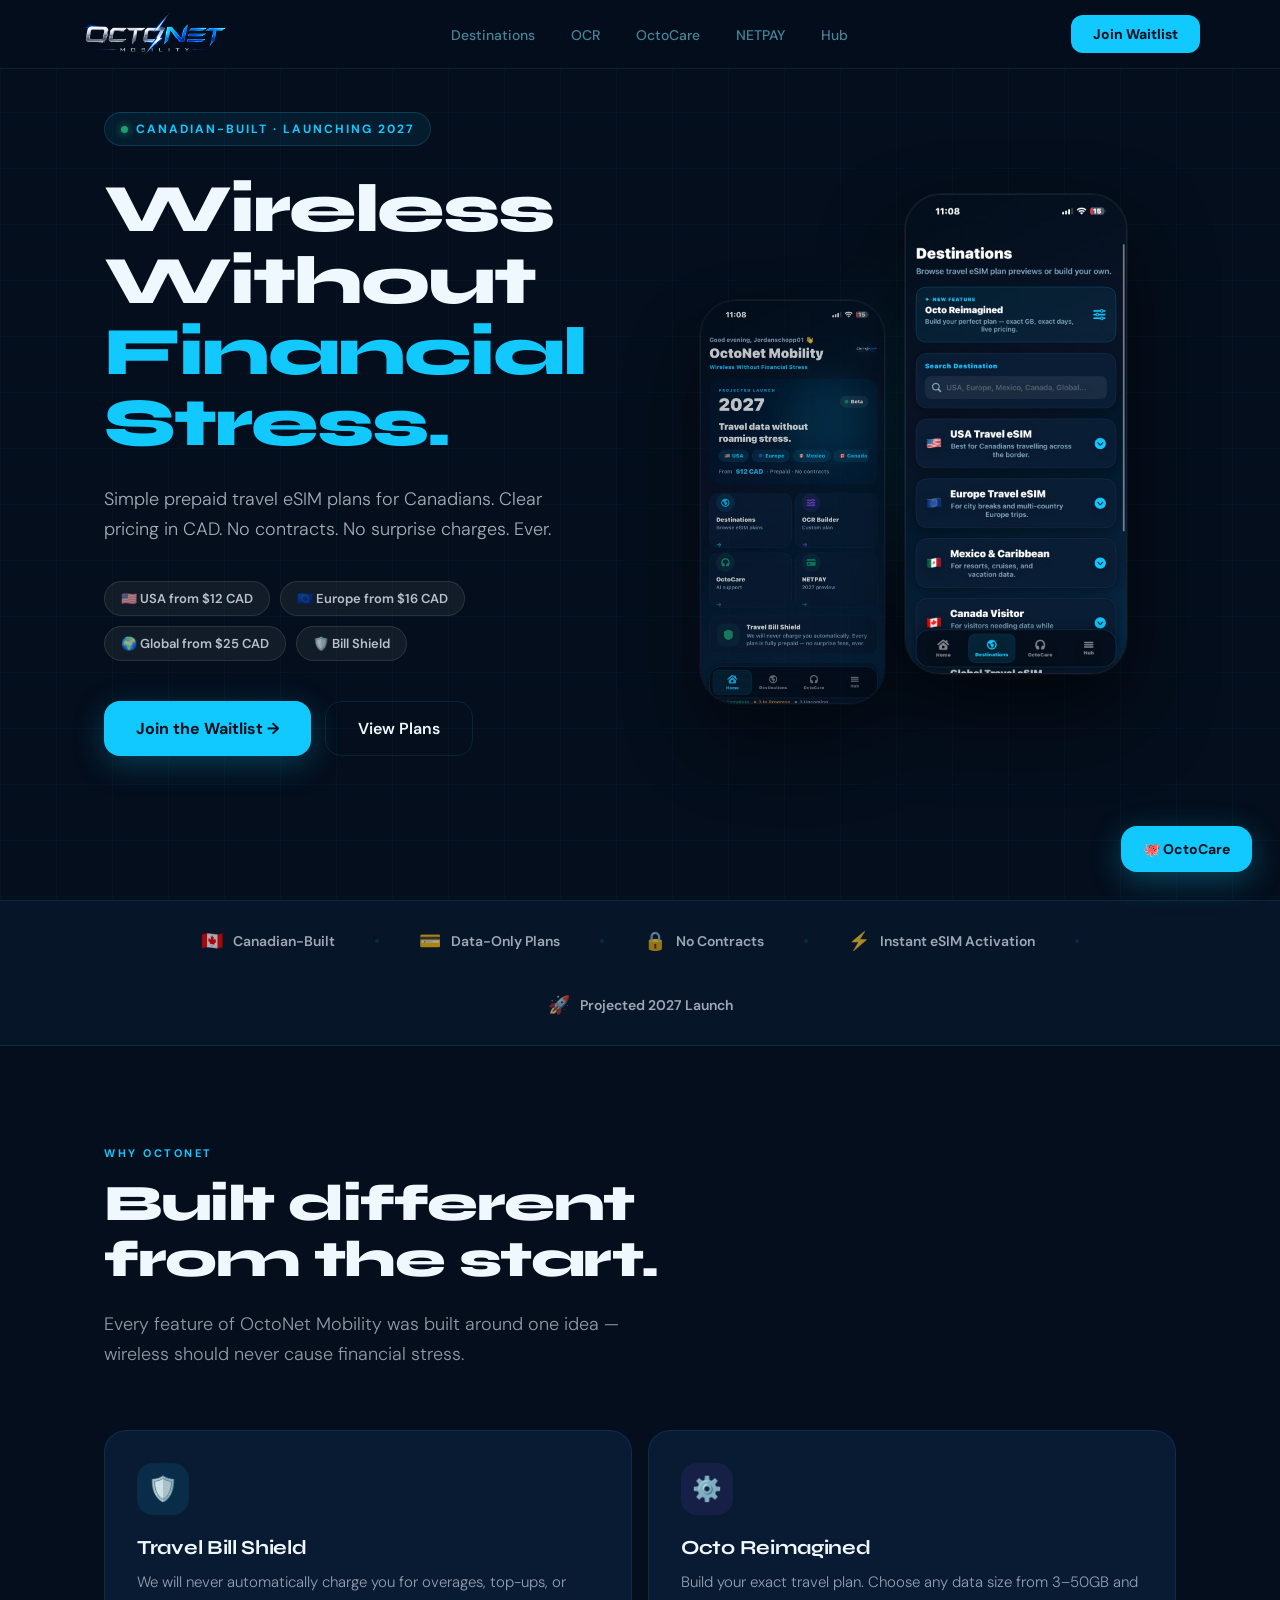
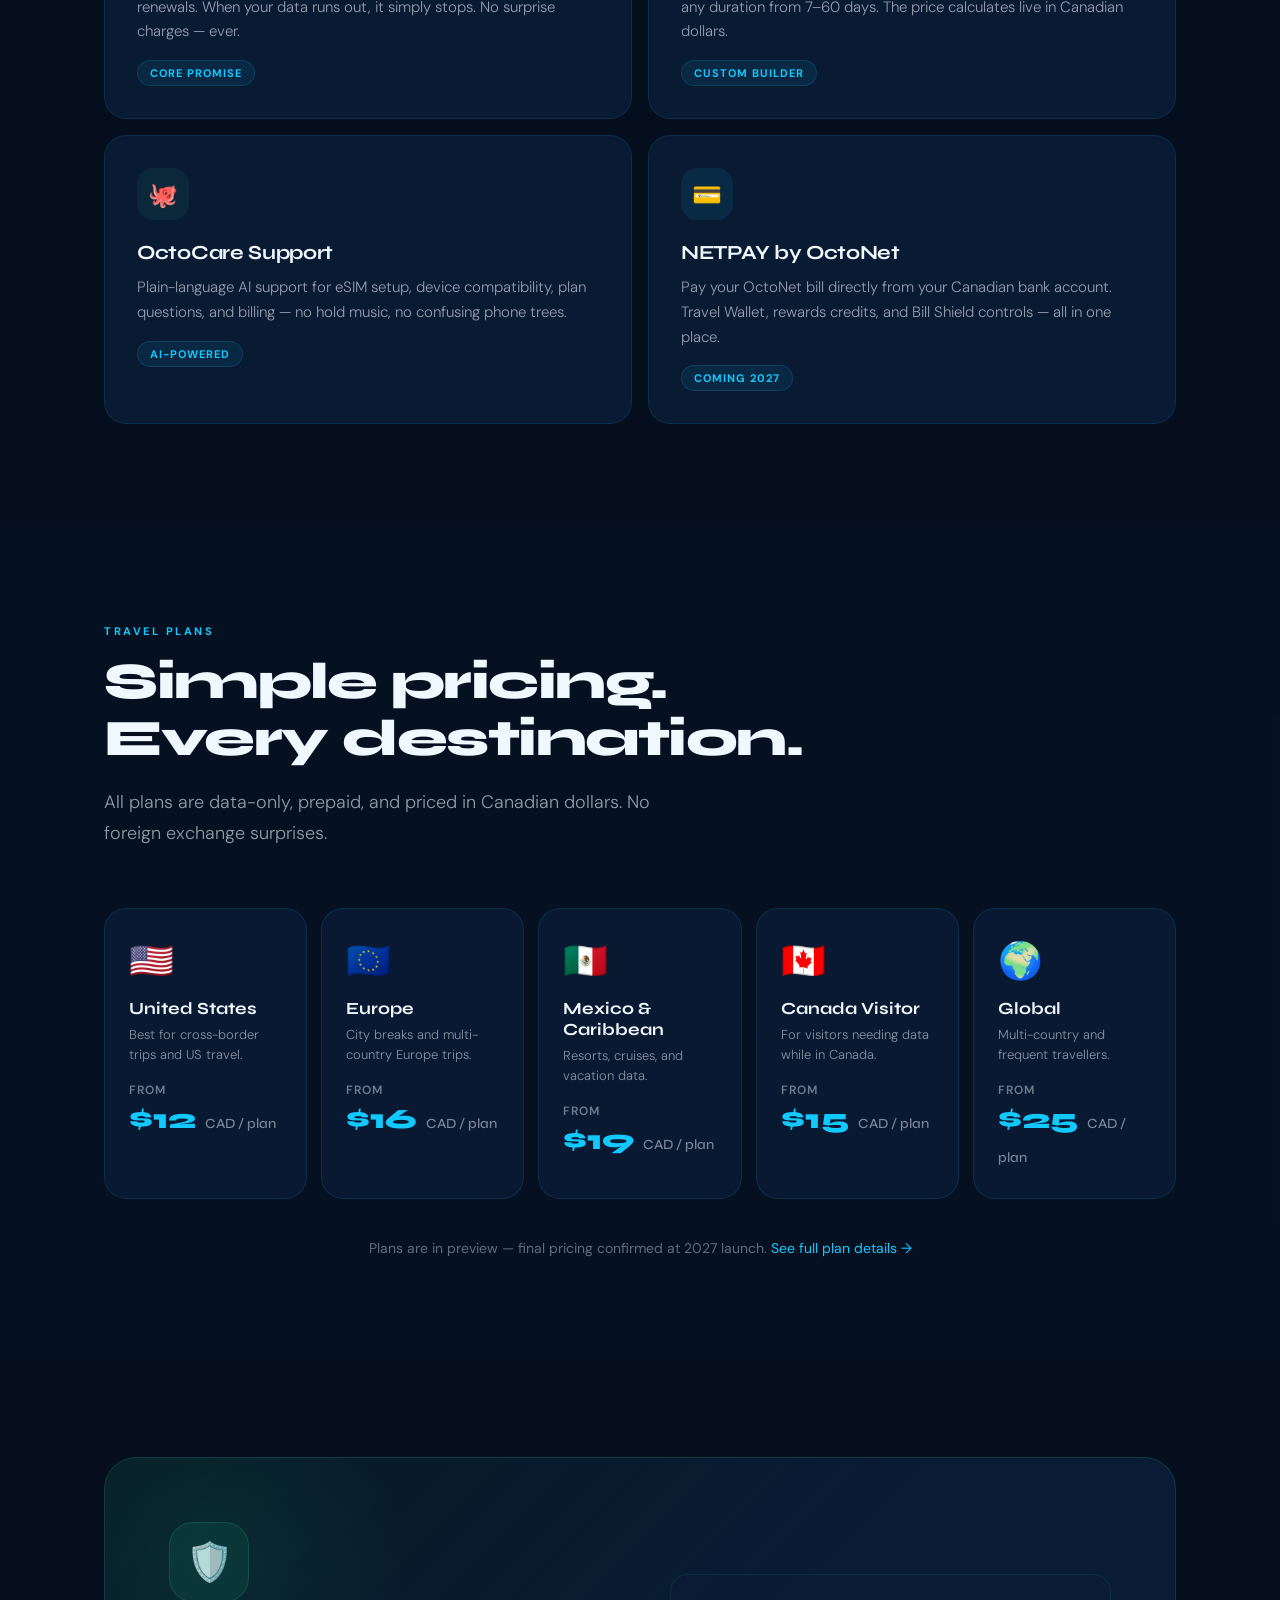
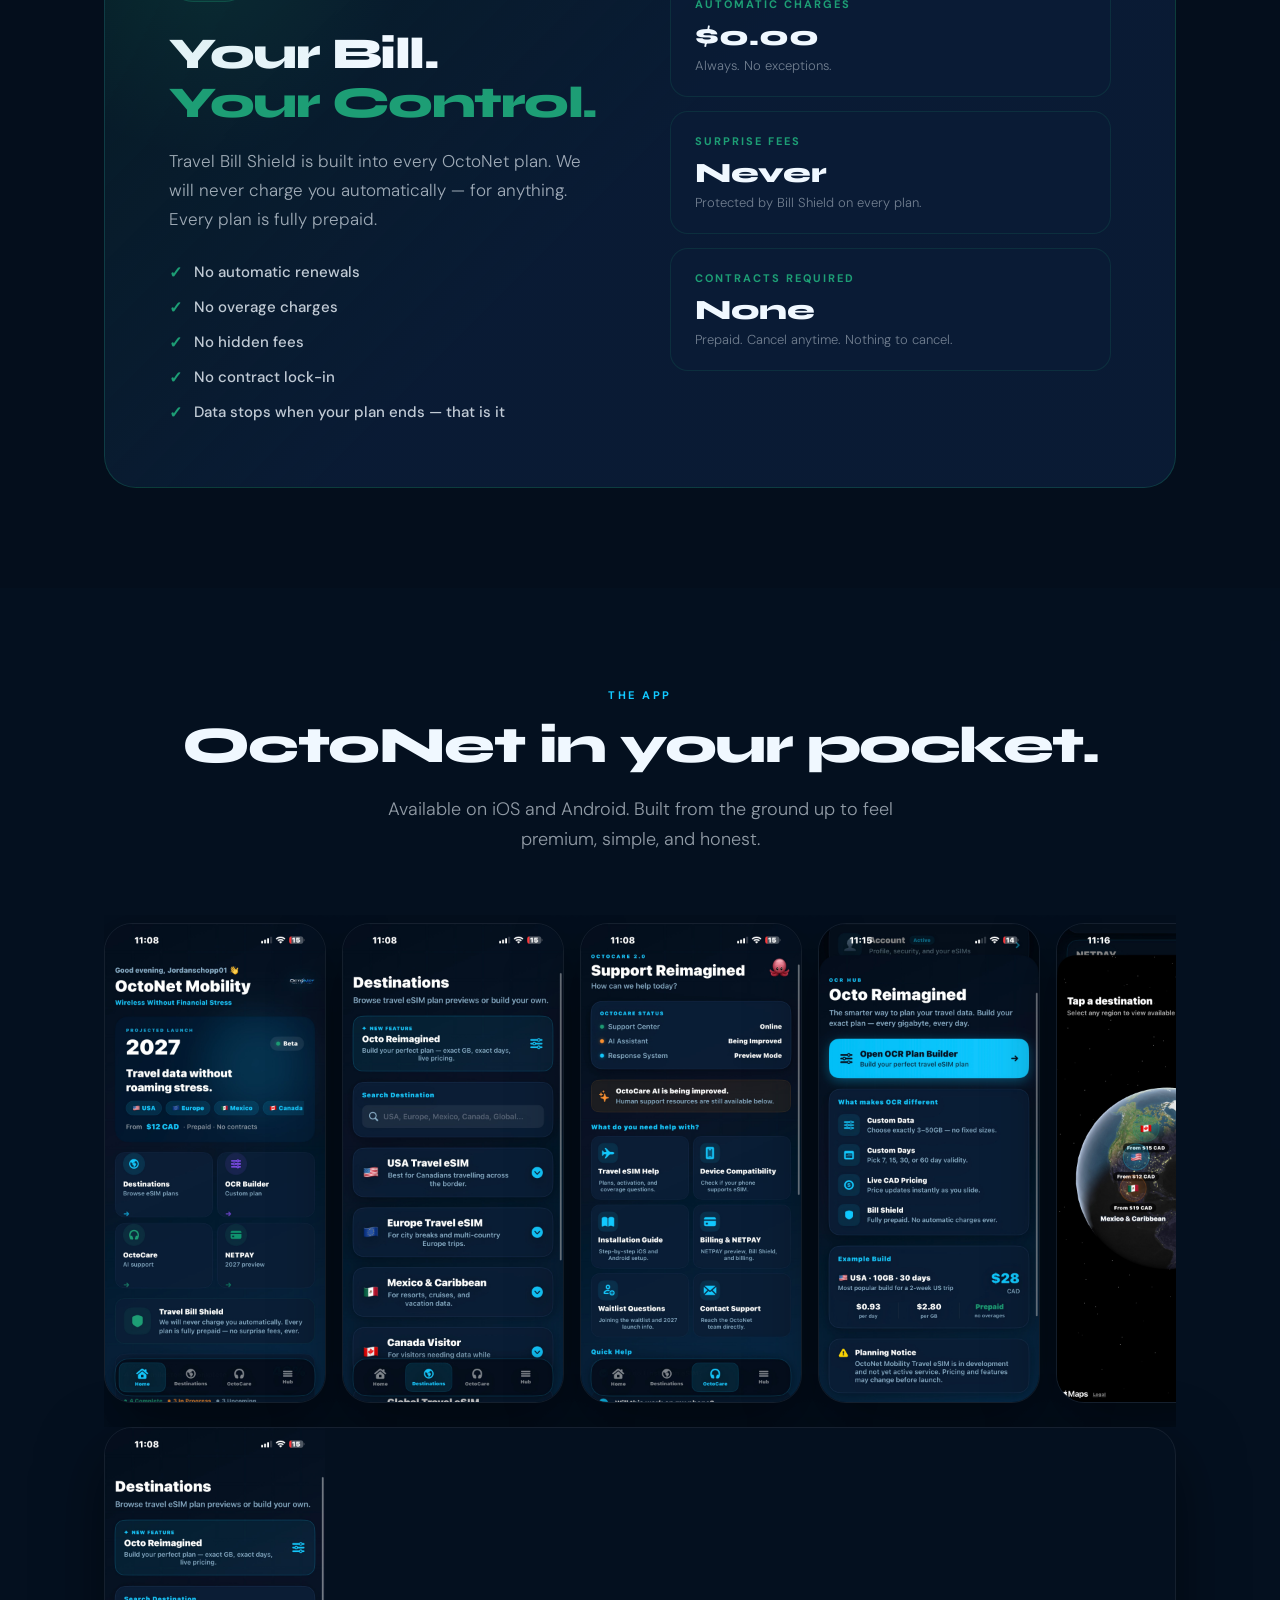
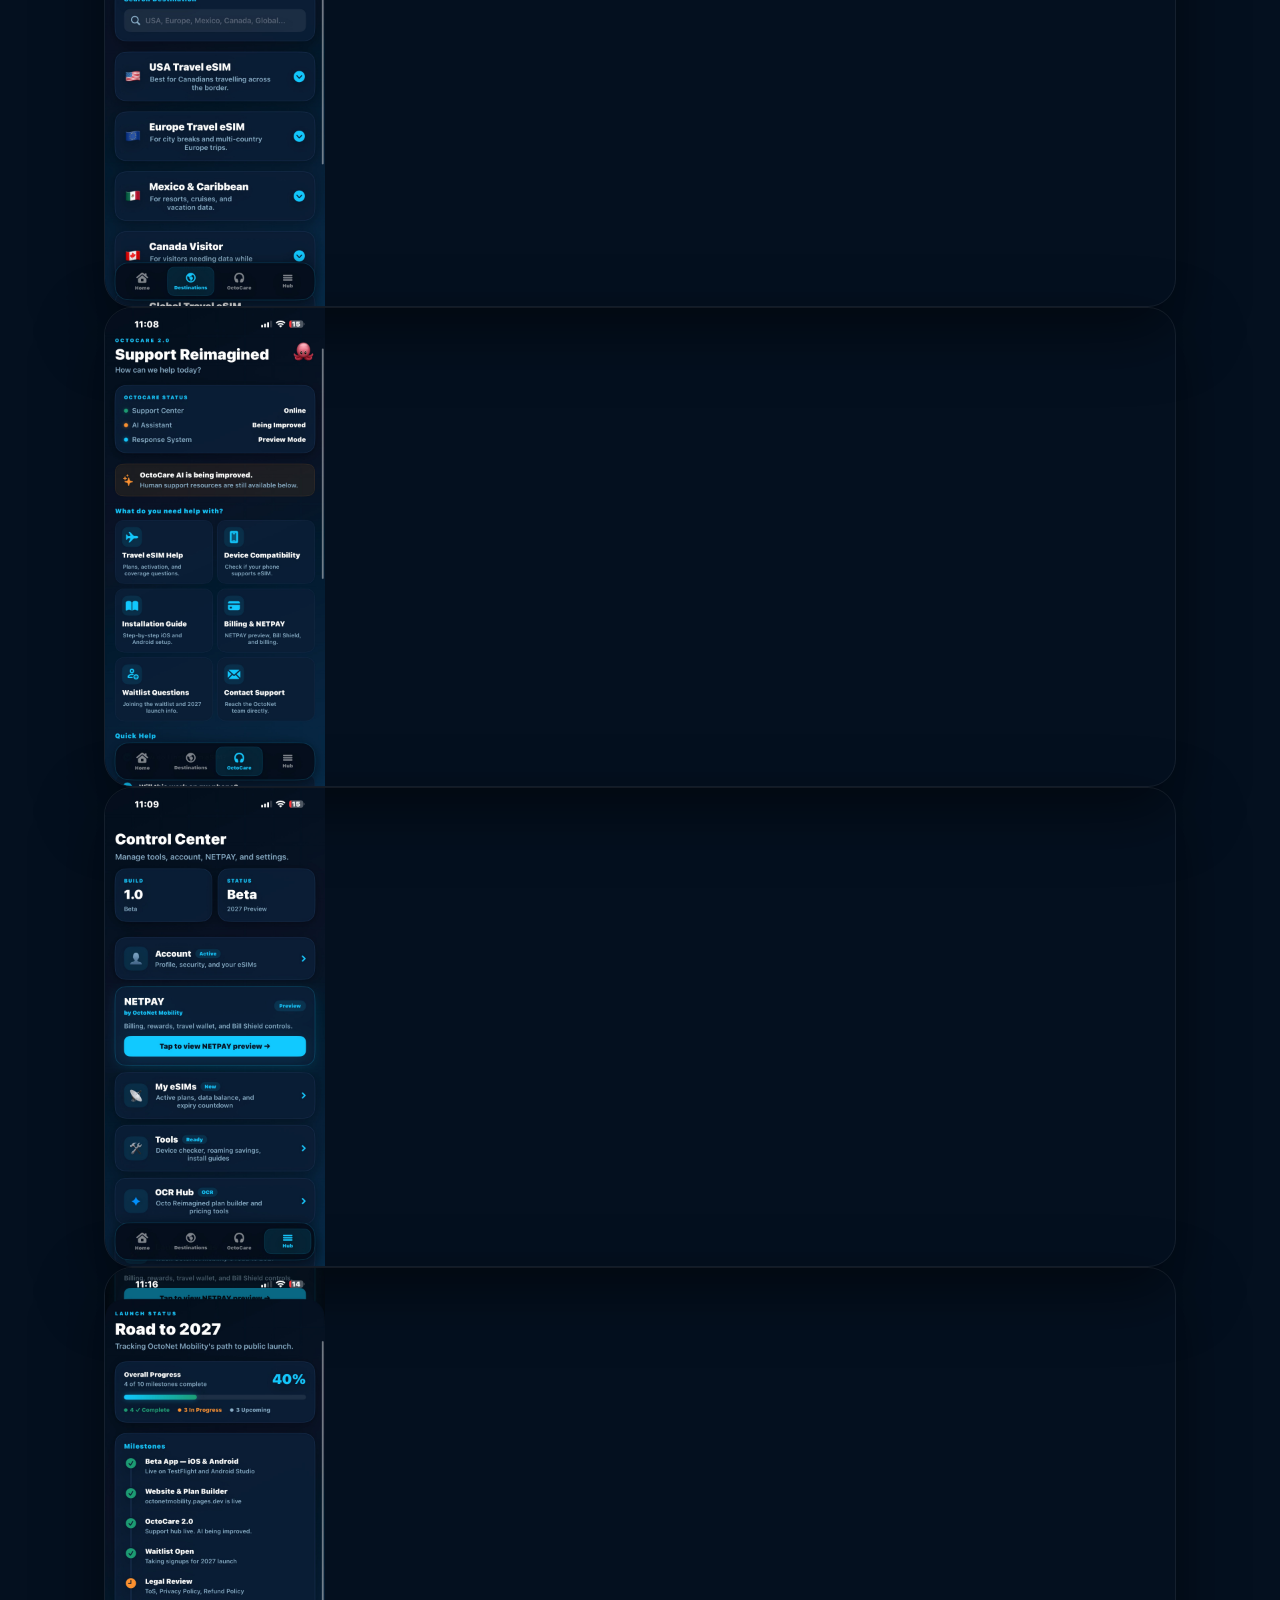
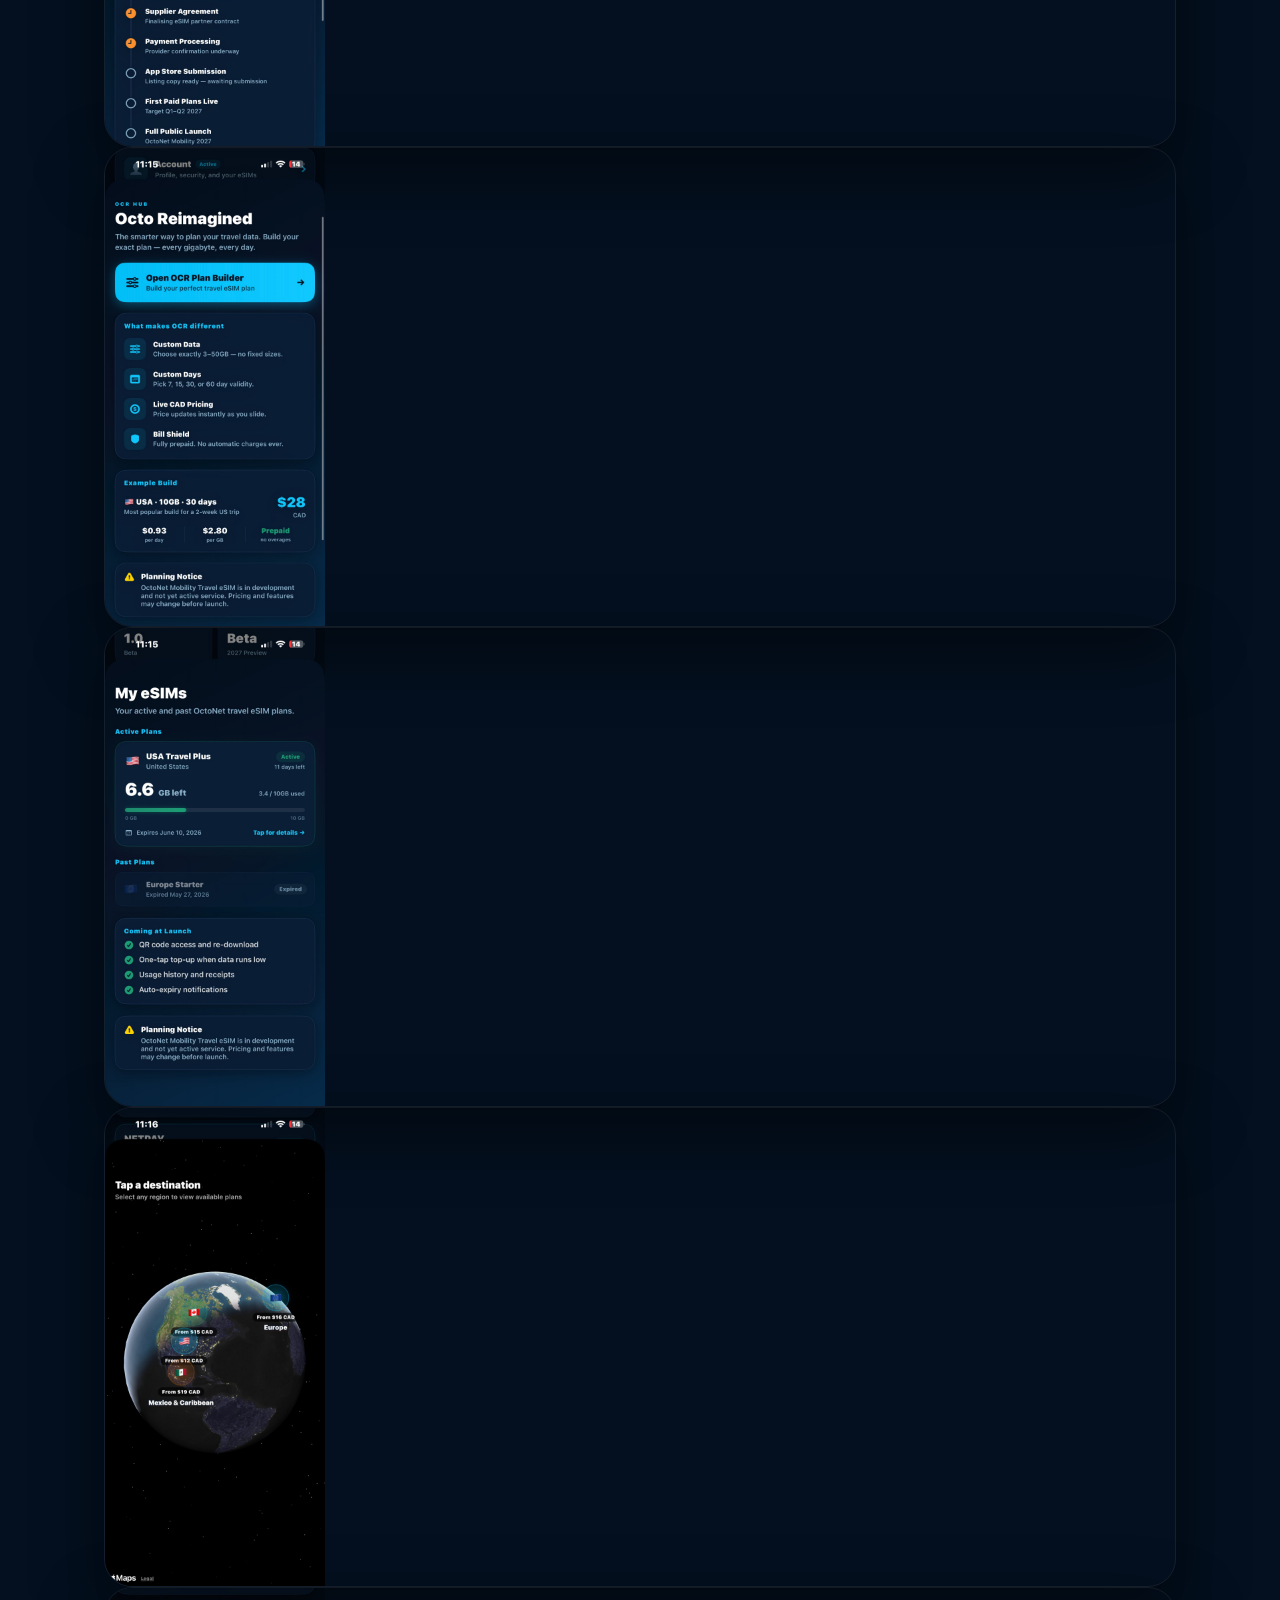
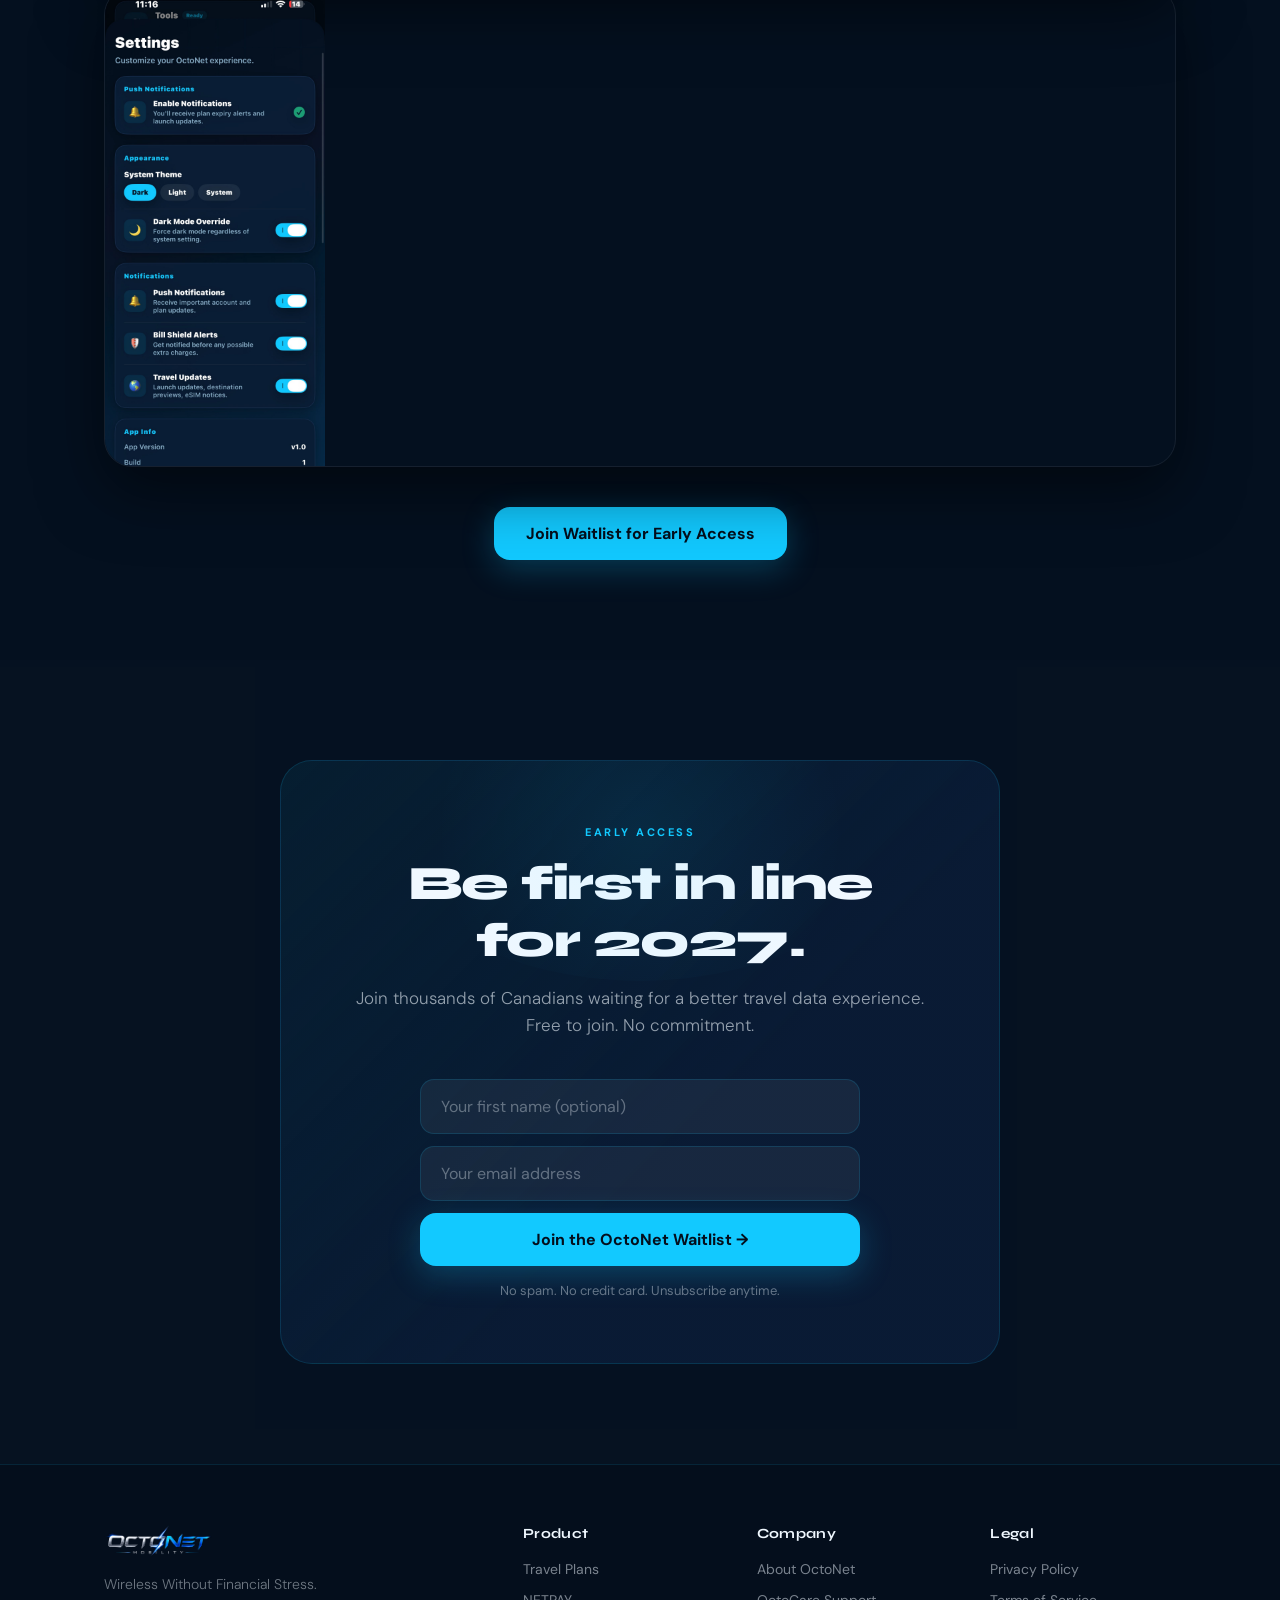
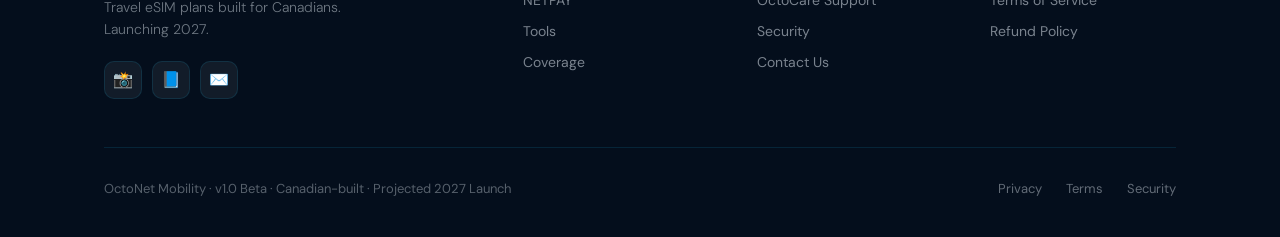
<file: index.html>
<!DOCTYPE html>
<html lang="en">
<head>
<meta charset="UTF-8">
<meta name="viewport" content="width=device-width, initial-scale=1.0">
<meta name="description" content="OctoNet Mobility — Travel eSIM plans built for Canadians. Clear pricing. No contracts. Launching 2027.">
<meta name="theme-color" content="#040E1C">
<title>OctoNet Mobility — Wireless Without Financial Stress</title>
<link rel="preconnect" href="https://fonts.googleapis.com">
<link rel="preconnect" href="https://fonts.gstatic.com" crossorigin>
<link href="https://fonts.googleapis.com/css2?family=Syne:wght@400;600;700;800&family=DM+Sans:ital,wght@0,300;0,400;0,500;0,600;1,300&display=swap" rel="stylesheet">

<style>
/* ── VARIABLES ─────────────────────────────── */
:root {
  --navy:    #040E1C;
  --navy2:   #071426;
  --navy3:   #0A1E38;
  --card:    rgba(10,28,54,0.92);
  --cyan:    #12C9FF;
  --cyan2:   #7DE7FF;
  --green:   #1D9E75;
  --green2:  #8DFFE9;
  --border:  rgba(18,201,255,0.12);
  --muted:   rgba(125,231,255,0.55);
  --text:    #F0F8FF;
  --radius:  22px;
  --font-display: 'Syne', sans-serif;
  --font-body:    'DM Sans', sans-serif;
}

/* ── RESET ─────────────────────────────────── */
*,*::before,*::after { box-sizing:border-box; margin:0; padding:0; }
html { scroll-behavior:smooth; }
body {
  font-family: var(--font-body);
  background: var(--navy);
  color: var(--text);
  overflow-x: hidden;
  -webkit-font-smoothing: antialiased;
}

/* ── GRID BACKGROUND ───────────────────────── */
body::before {
  content:'';
  position:fixed; inset:0; z-index:0; pointer-events:none;
  background-image:
    linear-gradient(rgba(18,201,255,0.035) 1px, transparent 1px),
    linear-gradient(90deg, rgba(18,201,255,0.035) 1px, transparent 1px);
  background-size: 56px 56px;
}

/* ── LAYOUT ────────────────────────────────── */
.container { max-width:1120px; margin:0 auto; padding:0 24px; position:relative; z-index:1; }
section { padding:100px 0; position:relative; }

/* ── NAV ───────────────────────────────────── */
nav {
  position:fixed; top:0; left:0; right:0; z-index:100;
  padding:0 24px;
  backdrop-filter: blur(20px);
  -webkit-backdrop-filter: blur(20px);
  border-bottom:1px solid var(--border);
  background: rgba(4,14,28,0.88);
  transition: background 0.3s;
}
.nav-inner {
  max-width:1120px; margin:0 auto;
  display:flex; align-items:center; justify-content:space-between;
  height:68px;
}
.nav-logo {
  display:flex; align-items:center; gap:12px;
  text-decoration:none;
}
.nav-logo img { height:44px; }
.nav-logo-text {
  font-family:var(--font-display);
  font-weight:800; font-size:17px;
  color:var(--text);
  letter-spacing:-0.3px;
}
.nav-links {
  display:flex; align-items:center; gap:8px;
  list-style:none;
}
.nav-links a {
  color:var(--muted);
  text-decoration:none;
  font-size:14px; font-weight:500;
  padding:8px 14px;
  border-radius:10px;
  transition:color 0.2s, background 0.2s;
}
.nav-links a:hover { color:var(--text); background:rgba(255,255,255,0.06); }
.nav-cta {
  background:var(--cyan); color:#040E1C;
  font-weight:700; font-size:14px;
  padding:10px 22px; border-radius:12px;
  text-decoration:none;
  transition:opacity 0.2s, transform 0.15s;
  white-space:nowrap;
}
.nav-cta:hover { opacity:0.88; transform:translateY(-1px); }
.nav-mobile-toggle { display:none; background:none; border:none; color:var(--text); cursor:pointer; font-size:24px; }

/* ── HERO ──────────────────────────────────── */
.hero {
  min-height:100vh;
  display:flex; align-items:center;
  padding-top:68px;
  overflow:hidden;
}
.hero-inner {
  display:grid; grid-template-columns:1fr 1fr;
  gap:60px; align-items:center;
  width:100%; max-width:1120px; margin:0 auto;
  padding:0 24px; position:relative; z-index:1;
}
.hero-eyebrow {
  display:inline-flex; align-items:center; gap:8px;
  background:rgba(18,201,255,0.08);
  border:1px solid rgba(18,201,255,0.18);
  color:var(--cyan);
  font-size:12px; font-weight:700;
  letter-spacing:2px; text-transform:uppercase;
  padding:8px 16px; border-radius:999px;
  margin-bottom:28px;
  animation: fadeUp 0.7s ease both;
}
.hero-eyebrow span { width:7px; height:7px; border-radius:50%; background:var(--green); display:inline-block; box-shadow:0 0 8px var(--green); animation:pulse 2s ease infinite; }
.hero-title {
  font-family:var(--font-display);
  font-size:clamp(42px,5.5vw,68px);
  font-weight:800; line-height:1.05;
  letter-spacing:-2px;
  margin-bottom:24px;
  animation: fadeUp 0.7s 0.1s ease both;
}
.hero-title em { font-style:normal; color:var(--cyan); }
.hero-subtitle {
  font-size:18px; line-height:1.7;
  color:rgba(240,248,255,0.68);
  max-width:480px;
  margin-bottom:36px;
  animation: fadeUp 0.7s 0.2s ease both;
  font-weight:300;
}
.hero-pills {
  display:flex; flex-wrap:wrap; gap:10px;
  margin-bottom:40px;
  animation: fadeUp 0.7s 0.25s ease both;
}
.pill {
  background:rgba(255,255,255,0.06);
  border:1px solid rgba(255,255,255,0.10);
  color:rgba(240,248,255,0.75);
  font-size:13px; font-weight:600;
  padding:8px 16px; border-radius:999px;
}
.hero-actions {
  display:flex; flex-wrap:wrap; gap:14px;
  animation: fadeUp 0.7s 0.3s ease both;
}
.btn-primary {
  background:var(--cyan); color:#040E1C;
  font-weight:700; font-size:16px;
  padding:16px 32px; border-radius:16px;
  text-decoration:none; border:none; cursor:pointer;
  transition:opacity 0.2s, transform 0.15s, box-shadow 0.2s;
  box-shadow:0 8px 32px rgba(18,201,255,0.25);
  display:inline-flex; align-items:center; gap:8px;
  font-family:var(--font-body);
}
.btn-primary:hover { opacity:0.88; transform:translateY(-2px); box-shadow:0 12px 40px rgba(18,201,255,0.35); }
.btn-secondary {
  background:transparent; color:var(--text);
  font-weight:600; font-size:16px;
  padding:16px 32px; border-radius:16px;
  text-decoration:none; border:1px solid var(--border);
  transition:background 0.2s, border-color 0.2s, transform 0.15s;
  display:inline-flex; align-items:center; gap:8px;
  font-family:var(--font-body);
}
.btn-secondary:hover { background:rgba(255,255,255,0.06); border-color:rgba(18,201,255,0.3); transform:translateY(-2px); }
.hero-visual {
  display:flex; justify-content:center; align-items:center;
  position:relative;
  animation: fadeIn 1s 0.4s ease both;
}
.hero-phones {
  display:flex; gap:-20px; align-items:flex-end;
  position:relative;
}
.phone-card {
  border-radius:36px;
  overflow:hidden;
  box-shadow:0 40px 80px rgba(0,0,0,0.6), 0 0 0 1px rgba(255,255,255,0.06);
  border:1px solid rgba(255,255,255,0.08);
}
.phone-card img { display:block; width:220px; }
.phone-card.main { z-index:2; transform:translateY(0); }
.phone-card.secondary { width:185px; transform:translateX(-20px) translateY(30px); opacity:0.75; z-index:1; }
.phone-card.secondary img { width:185px; }
.hero-glow {
  position:absolute; width:400px; height:400px; border-radius:50%;
  background:radial-gradient(circle, rgba(18,201,255,0.12) 0%, transparent 70%);
  top:50%; left:50%; transform:translate(-50%,-50%);
  pointer-events:none;
  animation:glowPulse 4s ease-in-out infinite;
}

/* ── TRUST BAR ─────────────────────────────── */
.trust-bar {
  padding:28px 0;
  border-top:1px solid var(--border);
  border-bottom:1px solid var(--border);
  background:rgba(10,28,54,0.5);
}
.trust-inner {
  max-width:1120px; margin:0 auto; padding:0 24px;
  display:flex; align-items:center; justify-content:center;
  flex-wrap:wrap; gap:40px;
}
.trust-item {
  display:flex; align-items:center; gap:10px;
  font-size:14px; font-weight:600; color:rgba(240,248,255,0.65);
}
.trust-item span { font-size:18px; }
.trust-dot { width:4px; height:4px; border-radius:50%; background:var(--border); }

/* ── SECTION LABELS ────────────────────────── */
.section-eyebrow {
  font-size:11px; font-weight:700; letter-spacing:2.5px;
  text-transform:uppercase; color:var(--cyan);
  margin-bottom:16px;
}
.section-title {
  font-family:var(--font-display);
  font-size:clamp(32px,4vw,52px);
  font-weight:800; letter-spacing:-1.5px;
  line-height:1.1; margin-bottom:20px;
}
.section-subtitle {
  font-size:18px; color:rgba(240,248,255,0.6);
  line-height:1.7; font-weight:300;
  max-width:560px;
}

/* ── FEATURES ──────────────────────────────── */
.features-grid {
  display:grid; grid-template-columns:repeat(2,1fr);
  gap:16px; margin-top:60px;
}
.feature-card {
  background:var(--card);
  border:1px solid var(--border);
  border-radius:var(--radius);
  padding:32px;
  transition:border-color 0.3s, transform 0.25s;
  position:relative; overflow:hidden;
}
.feature-card::before {
  content:'';
  position:absolute; inset:0; opacity:0;
  background:radial-gradient(circle at top left, rgba(18,201,255,0.07), transparent 60%);
  transition:opacity 0.3s;
}
.feature-card:hover { border-color:rgba(18,201,255,0.28); transform:translateY(-3px); }
.feature-card:hover::before { opacity:1; }
.feature-icon {
  width:52px; height:52px; border-radius:16px;
  display:flex; align-items:center; justify-content:center;
  font-size:24px; margin-bottom:20px;
}
.feature-icon.cyan  { background:rgba(18,201,255,0.10); }
.feature-icon.green { background:rgba(29,158,117,0.10); }
.feature-icon.purple { background:rgba(139,92,246,0.10); }
.feature-icon.teal  { background:rgba(6,182,212,0.10); }
.feature-title {
  font-family:var(--font-display);
  font-size:20px; font-weight:700;
  margin-bottom:10px; letter-spacing:-0.3px;
}
.feature-desc { font-size:15px; color:rgba(240,248,255,0.6); line-height:1.65; font-weight:300; }
.feature-badge {
  display:inline-block; margin-top:16px;
  font-size:11px; font-weight:700; letter-spacing:1px;
  text-transform:uppercase; color:var(--cyan);
  background:rgba(18,201,255,0.08);
  padding:5px 12px; border-radius:999px;
  border:1px solid rgba(18,201,255,0.15);
}

/* ── PLANS ─────────────────────────────────── */
.plans { background:rgba(7,20,38,0.6); }
.plans-grid {
  display:grid; grid-template-columns:repeat(auto-fit,minmax(200px,1fr));
  gap:14px; margin-top:60px;
}
.plan-card {
  background:var(--card);
  border:1px solid var(--border);
  border-radius:var(--radius);
  padding:28px 24px;
  transition:border-color 0.3s, transform 0.25s;
  cursor:default;
}
.plan-card:hover { border-color:rgba(18,201,255,0.3); transform:translateY(-4px); }
.plan-flag { font-size:36px; margin-bottom:14px; display:block; }
.plan-name { font-family:var(--font-display); font-size:17px; font-weight:700; margin-bottom:6px; }
.plan-desc { font-size:13px; color:rgba(240,248,255,0.55); margin-bottom:18px; line-height:1.5; font-weight:300; }
.plan-from { font-size:12px; color:rgba(240,248,255,0.45); text-transform:uppercase; letter-spacing:1px; font-weight:600; }
.plan-price { font-family:var(--font-display); font-size:28px; font-weight:800; color:var(--cyan); margin-top:4px; }
.plan-price span { font-size:14px; font-weight:500; color:rgba(240,248,255,0.5); }
.plans-note {
  text-align:center; margin-top:40px;
  font-size:14px; color:rgba(240,248,255,0.4);
}
.plans-note a { color:var(--cyan); text-decoration:none; }
.plans-note a:hover { text-decoration:underline; }

/* ── BILL SHIELD ───────────────────────────── */
.shield-section { overflow:hidden; }
.shield-card {
  background:linear-gradient(135deg, rgba(29,158,117,0.10) 0%, rgba(10,28,54,0.95) 50%);
  border:1px solid rgba(29,158,117,0.25);
  border-radius:32px;
  padding:64px;
  display:grid; grid-template-columns:1fr 1fr; gap:60px; align-items:center;
  position:relative; overflow:hidden;
}
.shield-card::before {
  content:'';
  position:absolute; width:400px; height:400px; border-radius:50%;
  background:radial-gradient(circle, rgba(29,158,117,0.12) 0%, transparent 70%);
  top:-100px; left:-100px; pointer-events:none;
}
.shield-icon-wrap {
  width:80px; height:80px; border-radius:24px;
  background:rgba(29,158,117,0.12);
  border:1px solid rgba(29,158,117,0.25);
  display:flex; align-items:center; justify-content:center;
  font-size:38px; margin-bottom:28px;
}
.shield-title {
  font-family:var(--font-display);
  font-size:clamp(28px,3.5vw,44px);
  font-weight:800; letter-spacing:-1.5px; line-height:1.1;
  margin-bottom:20px;
}
.shield-title em { font-style:normal; color:var(--green); }
.shield-body { font-size:17px; color:rgba(240,248,255,0.65); line-height:1.7; font-weight:300; }
.shield-points { list-style:none; margin-top:28px; display:flex; flex-direction:column; gap:14px; }
.shield-points li {
  display:flex; align-items:center; gap:12px;
  font-size:15px; font-weight:500; color:rgba(240,248,255,0.8);
}
.shield-points li::before { content:'✓'; color:var(--green); font-weight:800; font-size:16px; }
.shield-visual {
  display:flex; flex-direction:column; gap:14px;
}
.shield-stat {
  background:rgba(10,28,54,0.8);
  border:1px solid rgba(29,158,117,0.15);
  border-radius:18px; padding:22px 24px;
}
.shield-stat-label { font-size:11px; font-weight:700; letter-spacing:2px; text-transform:uppercase; color:var(--green); margin-bottom:8px; }
.shield-stat-value { font-family:var(--font-display); font-size:28px; font-weight:800; color:var(--text); }
.shield-stat-sub { font-size:13px; color:rgba(240,248,255,0.45); margin-top:4px; font-weight:300; }

/* ── APP SCREENSHOTS ───────────────────────── */
.screenshots { background:rgba(7,20,38,0.4); }
.screenshots-scroll {
  display:flex; gap:16px; overflow-x:auto;
  padding:8px 4px 24px;
  scrollbar-width:none; -ms-overflow-style:none;
  margin-top:60px;
  scroll-snap-type:x mandatory;
}
.screenshots-scroll::-webkit-scrollbar { display:none; }
.screenshot-item {
  flex-shrink:0; border-radius:28px; overflow:hidden;
  border:1px solid rgba(255,255,255,0.07);
  box-shadow:0 24px 64px rgba(0,0,0,0.5);
  scroll-snap-align:start;
  transition:transform 0.3s;
}
.screenshot-item:hover { transform:translateY(-6px); }
.screenshot-item img { display:block; width:220px; }

/* ── WAITLIST ───────────────────────────────── */
.waitlist-section { background:rgba(7,20,38,0.6); }
.waitlist-card {
  background:linear-gradient(135deg, rgba(18,201,255,0.07) 0%, rgba(10,28,54,0.95) 60%);
  border:1px solid rgba(18,201,255,0.15);
  border-radius:32px; padding:64px;
  text-align:center; position:relative; overflow:hidden;
  max-width:720px; margin:0 auto;
}
.waitlist-card::before {
  content:'';
  position:absolute; width:500px; height:300px; border-radius:50%;
  background:radial-gradient(circle, rgba(18,201,255,0.08) 0%, transparent 70%);
  top:-80px; left:50%; transform:translateX(-50%); pointer-events:none;
}
.waitlist-title {
  font-family:var(--font-display);
  font-size:clamp(30px,4vw,48px);
  font-weight:800; letter-spacing:-1.5px;
  margin-bottom:16px;
}
.waitlist-sub { font-size:17px; color:rgba(240,248,255,0.6); margin-bottom:40px; font-weight:300; line-height:1.6; }
.waitlist-form { display:flex; flex-direction:column; gap:12px; max-width:440px; margin:0 auto; }
.waitlist-form input {
  background:rgba(255,255,255,0.06);
  border:1px solid rgba(18,201,255,0.15);
  color:var(--text); font-family:var(--font-body);
  font-size:16px; padding:16px 20px; border-radius:14px;
  outline:none; transition:border-color 0.2s;
  width:100%;
}
.waitlist-form input::placeholder { color:rgba(240,248,255,0.35); }
.waitlist-form input:focus { border-color:rgba(18,201,255,0.45); }
.waitlist-form .btn-primary { justify-content:center; font-size:16px; }
.waitlist-note { font-size:13px; color:rgba(240,248,255,0.4); margin-top:16px; }
.waitlist-success {
  display:none; padding:20px;
  background:rgba(29,158,117,0.10); border:1px solid rgba(29,158,117,0.25);
  border-radius:16px; color:var(--green); font-weight:600; font-size:16px;
}

/* ── FOOTER ────────────────────────────────── */
footer {
  border-top:1px solid var(--border);
  padding:60px 0 40px;
  background:rgba(4,14,28,0.8);
}
.footer-inner {
  max-width:1120px; margin:0 auto; padding:0 24px;
}
.footer-top {
  display:grid; grid-template-columns:2fr 1fr 1fr 1fr;
  gap:48px; padding-bottom:48px;
  border-bottom:1px solid var(--border);
}
.footer-brand { }
.footer-logo { display:flex; align-items:center; gap:10px; margin-bottom:16px; }
.footer-logo img { height:32px; }
.footer-logo-name { font-family:var(--font-display); font-weight:800; font-size:16px; }
.footer-tagline { font-size:14px; color:rgba(240,248,255,0.45); line-height:1.6; font-weight:300; max-width:240px; }
.footer-social { display:flex; gap:10px; margin-top:20px; }
.social-btn {
  width:38px; height:38px; border-radius:10px;
  background:rgba(255,255,255,0.06); border:1px solid var(--border);
  display:flex; align-items:center; justify-content:center;
  font-size:16px; text-decoration:none;
  transition:background 0.2s, border-color 0.2s;
}
.social-btn:hover { background:rgba(18,201,255,0.10); border-color:rgba(18,201,255,0.2); }
.footer-col h4 { font-family:var(--font-display); font-size:14px; font-weight:700; margin-bottom:16px; letter-spacing:0.3px; }
.footer-col ul { list-style:none; display:flex; flex-direction:column; gap:10px; }
.footer-col ul a { color:rgba(240,248,255,0.5); text-decoration:none; font-size:14px; font-weight:400; transition:color 0.2s; }
.footer-col ul a:hover { color:var(--text); }
.footer-bottom {
  display:flex; align-items:center; justify-content:space-between;
  padding-top:32px; flex-wrap:wrap; gap:12px;
}
.footer-copy { font-size:13px; color:rgba(240,248,255,0.35); }
.footer-bottom-links { display:flex; gap:24px; }
.footer-bottom-links a { font-size:13px; color:rgba(240,248,255,0.4); text-decoration:none; transition:color 0.2s; }
.footer-bottom-links a:hover { color:var(--cyan); }

/* ── FLOATING SUPPORT ──────────────────────── */
.float-btn {
  position:fixed; bottom:28px; right:28px; z-index:99;
  background:var(--cyan); color:#040E1C;
  font-weight:700; font-size:14px;
  padding:14px 22px; border-radius:16px;
  text-decoration:none; display:flex; align-items:center; gap:8px;
  box-shadow:0 8px 32px rgba(18,201,255,0.3);
  transition:transform 0.2s, box-shadow 0.2s;
}
.float-btn:hover { transform:translateY(-3px); box-shadow:0 12px 40px rgba(18,201,255,0.4); }

/* ── ANIMATIONS ────────────────────────────── */
@keyframes fadeUp {
  from { opacity:0; transform:translateY(24px); }
  to   { opacity:1; transform:translateY(0); }
}
@keyframes fadeIn {
  from { opacity:0; }
  to   { opacity:1; }
}
@keyframes pulse {
  0%,100% { opacity:1; transform:scale(1); }
  50%      { opacity:0.6; transform:scale(0.85); }
}
@keyframes glowPulse {
  0%,100% { opacity:0.6; transform:translate(-50%,-50%) scale(1); }
  50%      { opacity:1;   transform:translate(-50%,-50%) scale(1.08); }
}

/* Scroll reveal */
.reveal { opacity:0; transform:translateY(30px); transition:opacity 0.7s ease, transform 0.7s ease; }
.reveal.visible { opacity:1; transform:translateY(0); }

/* ── RESPONSIVE ────────────────────────────── */
@media (max-width:900px) {
  .hero-inner { grid-template-columns:1fr; text-align:center; }
  .hero-subtitle { margin:0 auto 36px; }
  .hero-pills { justify-content:center; }
  .hero-actions { justify-content:center; }
  .hero-visual { display:none; }
  .features-grid { grid-template-columns:1fr; }
  .shield-card { grid-template-columns:1fr; padding:40px; }
  .footer-top { grid-template-columns:1fr 1fr; }
  .footer-bottom { flex-direction:column; align-items:flex-start; }
  .nav-links { display:none; }
  .nav-mobile-toggle { display:block; }
}
@media (max-width:600px) {
  section { padding:72px 0; }
  .waitlist-card { padding:40px 24px; }
  .shield-card { padding:32px 24px; }
  .footer-top { grid-template-columns:1fr; }
  .plans-grid { grid-template-columns:1fr 1fr; }
}
</style>
</head>
<body>

<!-- NAV -->
<nav>
  <div class="nav-inner">
    <a href="/" class="nav-logo">
      <img src="/assets/octonet-mobility-logo.png" alt="OctoNet Mobility">
      
    </a>
    <ul class="nav-links">
      <li><a href="/plans.html">Destinations</a></li>
      <li><a href="/ocr.html">OCR</a></li>
      <li><a href="/support.html">OctoCare</a></li>
      <li><a href="/netpay.html">NETPAY</a></li>
      <li><a href="/about.html">Hub</a></li>
    </ul>
    <a href="#waitlist" class="nav-cta">Join Waitlist</a>
    <button class="nav-mobile-toggle" onclick="document.querySelector('.nav-links').style.display='flex';this.style.display='none'">☰</button>
  </div>
</nav>

<!-- HERO -->
<section class="hero">
  <div class="hero-inner">
    <div class="hero-content">
      <div class="hero-eyebrow"><span></span> Canadian-Built · Launching 2027</div>
      <h1 class="hero-title">Wireless Without<br><em>Financial Stress.</em></h1>
      <p class="hero-subtitle">Simple prepaid travel eSIM plans for Canadians. Clear pricing in CAD. No contracts. No surprise charges. Ever.</p>
      <div class="hero-pills">
        <span class="pill">🇺🇸 USA from $12 CAD</span>
        <span class="pill">🇪🇺 Europe from $16 CAD</span>
        <span class="pill">🌍 Global from $25 CAD</span>
        <span class="pill">🛡️ Bill Shield</span>
      </div>
      <div class="hero-actions">
        <a href="#waitlist" class="btn-primary">Join the Waitlist →</a>
        <a href="/plans.html" class="btn-secondary">View Plans</a>
      </div>
    </div>
    <div class="hero-visual">
      <div class="hero-glow"></div>
      <div class="hero-phones">
        <div class="phone-card secondary">
          <img src="/screen-home.png" alt="OctoNet App">
        </div>
        <div class="phone-card main">
          <img src="/screen-destinations.png" alt="Destinations">
        </div>
      </div>
    </div>
  </div>
</section>

<!-- TRUST BAR -->
<div class="trust-bar">
  <div class="trust-inner">
    <div class="trust-item"><span>🇨🇦</span> Canadian-Built</div>
    <div class="trust-dot"></div>
    <div class="trust-item"><span>💳</span> Data-Only Plans</div>
    <div class="trust-dot"></div>
    <div class="trust-item"><span>🔒</span> No Contracts</div>
    <div class="trust-dot"></div>
    <div class="trust-item"><span>⚡</span> Instant eSIM Activation</div>
    <div class="trust-dot"></div>
    <div class="trust-item"><span>🚀</span> Projected 2027 Launch</div>
  </div>
</div>

<!-- FEATURES -->
<section id="features">
  <div class="container">
    <div class="reveal">
      <div class="section-eyebrow">Why OctoNet</div>
      <h2 class="section-title">Built different<br>from the start.</h2>
      <p class="section-subtitle">Every feature of OctoNet Mobility was built around one idea — wireless should never cause financial stress.</p>
    </div>
    <div class="features-grid">
      <div class="feature-card reveal">
        <div class="feature-icon cyan">🛡️</div>
        <div class="feature-title">Travel Bill Shield</div>
        <p class="feature-desc">We will never automatically charge you for overages, top-ups, or renewals. When your data runs out, it simply stops. No surprise charges — ever.</p>
        <span class="feature-badge">Core Promise</span>
      </div>
      <div class="feature-card reveal">
        <div class="feature-icon purple">⚙️</div>
        <div class="feature-title">Octo Reimagined</div>
        <p class="feature-desc">Build your exact travel plan. Choose any data size from 3–50GB and any duration from 7–60 days. The price calculates live in Canadian dollars.</p>
        <span class="feature-badge">Custom Builder</span>
      </div>
      <div class="feature-card reveal">
        <div class="feature-icon green">🐙</div>
        <div class="feature-title">OctoCare Support</div>
        <p class="feature-desc">Plain-language AI support for eSIM setup, device compatibility, plan questions, and billing — no hold music, no confusing phone trees.</p>
        <span class="feature-badge">AI-Powered</span>
      </div>
      <div class="feature-card reveal">
        <div class="feature-icon teal">💳</div>
        <div class="feature-title">NETPAY by OctoNet</div>
        <p class="feature-desc">Pay your OctoNet bill directly from your Canadian bank account. Travel Wallet, rewards credits, and Bill Shield controls — all in one place.</p>
        <span class="feature-badge">Coming 2027</span>
      </div>
    </div>
  </div>
</section>

<!-- PLANS -->
<section class="plans">
  <div class="container">
    <div class="reveal">
      <div class="section-eyebrow">Travel Plans</div>
      <h2 class="section-title">Simple pricing.<br>Every destination.</h2>
      <p class="section-subtitle">All plans are data-only, prepaid, and priced in Canadian dollars. No foreign exchange surprises.</p>
    </div>
    <div class="plans-grid">
      <div class="plan-card reveal">
        <span class="plan-flag">🇺🇸</span>
        <div class="plan-name">United States</div>
        <p class="plan-desc">Best for cross-border trips and US travel.</p>
        <div class="plan-from">From</div>
        <div class="plan-price">$12 <span>CAD / plan</span></div>
      </div>
      <div class="plan-card reveal">
        <span class="plan-flag">🇪🇺</span>
        <div class="plan-name">Europe</div>
        <p class="plan-desc">City breaks and multi-country Europe trips.</p>
        <div class="plan-from">From</div>
        <div class="plan-price">$16 <span>CAD / plan</span></div>
      </div>
      <div class="plan-card reveal">
        <span class="plan-flag">🇲🇽</span>
        <div class="plan-name">Mexico & Caribbean</div>
        <p class="plan-desc">Resorts, cruises, and vacation data.</p>
        <div class="plan-from">From</div>
        <div class="plan-price">$19 <span>CAD / plan</span></div>
      </div>
      <div class="plan-card reveal">
        <span class="plan-flag">🇨🇦</span>
        <div class="plan-name">Canada Visitor</div>
        <p class="plan-desc">For visitors needing data while in Canada.</p>
        <div class="plan-from">From</div>
        <div class="plan-price">$15 <span>CAD / plan</span></div>
      </div>
      <div class="plan-card reveal">
        <span class="plan-flag">🌍</span>
        <div class="plan-name">Global</div>
        <p class="plan-desc">Multi-country and frequent travellers.</p>
        <div class="plan-from">From</div>
        <div class="plan-price">$25 <span>CAD / plan</span></div>
      </div>
    </div>
    <p class="plans-note reveal">Plans are in preview — final pricing confirmed at 2027 launch. <a href="/plans.html">See full plan details →</a></p>
  </div>
</section>

<!-- BILL SHIELD -->
<section class="shield-section">
  <div class="container">
    <div class="shield-card reveal">
      <div>
        <div class="shield-icon-wrap">🛡️</div>
        <h2 class="shield-title">Your Bill.<br><em>Your Control.</em></h2>
        <p class="shield-body">Travel Bill Shield is built into every OctoNet plan. We will never charge you automatically — for anything. Every plan is fully prepaid.</p>
        <ul class="shield-points">
          <li>No automatic renewals</li>
          <li>No overage charges</li>
          <li>No hidden fees</li>
          <li>No contract lock-in</li>
          <li>Data stops when your plan ends — that is it</li>
        </ul>
      </div>
      <div class="shield-visual">
        <div class="shield-stat">
          <div class="shield-stat-label">Automatic Charges</div>
          <div class="shield-stat-value">$0.00</div>
          <div class="shield-stat-sub">Always. No exceptions.</div>
        </div>
        <div class="shield-stat">
          <div class="shield-stat-label">Surprise Fees</div>
          <div class="shield-stat-value">Never</div>
          <div class="shield-stat-sub">Protected by Bill Shield on every plan.</div>
        </div>
        <div class="shield-stat">
          <div class="shield-stat-label">Contracts Required</div>
          <div class="shield-stat-value">None</div>
          <div class="shield-stat-sub">Prepaid. Cancel anytime. Nothing to cancel.</div>
        </div>
      </div>
    </div>
  </div>
</section>

<!-- SCREENSHOTS -->
<section class="screenshots">
  <div class="container">
    <div class="reveal" style="text-align:center;margin-bottom:0;">
      <div class="section-eyebrow">The App</div>
      <h2 class="section-title">OctoNet in your pocket.</h2>
      <p class="section-subtitle" style="margin:0 auto;">Available on iOS and Android. Built from the ground up to feel premium, simple, and honest.</p>
    </div>
    <div class="screenshots-scroll">
      <div class="screenshot-item"><img src="/screen-home.png" alt="Home"></div>
      <div class="screenshot-item"><img src="/screen-destinations.png" alt="Destinations"></div>
      <div class="screenshot-item"><img src="/screen-octocare.png" alt="OctoCare"></div>
      <div class="screenshot-item"><img src="/screen-ocr.png" alt="Octo Reimagined"></div>
      <div class="screenshot-item"><img src="/screen-map.png" alt="Destination Map"></div>
      <div class="screenshot-item"><img src="/screen-road2027.png" alt="Road to 2027"></div>
      <div class="screenshot-item"><img src="/screen-hub.png" alt="Hub"></div>
    </div>
      <div class="screenshot-item"><img src="/screen-destinations.png" alt="Destinations"></div>
      <div class="screenshot-item"><img src="/screen-octocare.png" alt="OctoCare"></div>
      <div class="screenshot-item"><img src="/screen-hub.png" alt="Hub"></div>
      <div class="screenshot-item"><img src="/screen-road2027.png" alt="Road to 2027"></div>
      <div class="screenshot-item"><img src="/screen-ocr.png" alt="OCR Builder"></div>
      <div class="screenshot-item"><img src="/screen-myesims.png" alt="My eSIMs"></div>
      <div class="screenshot-item"><img src="/screen-map.png" alt="Destination Map"></div>
      <div class="screenshot-item"><img src="/screen-settings.png" alt="Settings"></div>
    </div>
    <div class="reveal" style="text-align:center;margin-top:40px;display:flex;gap:16px;justify-content:center;flex-wrap:wrap;">
      <a href="#waitlist" class="btn-primary">Join Waitlist for Early Access</a>
    </div>
  </div>
</section>

<!-- WAITLIST -->
<section class="waitlist-section" id="waitlist">
  <div class="container">
    <div class="waitlist-card reveal">
      <div class="section-eyebrow" style="margin-bottom:16px;">Early Access</div>
      <h2 class="waitlist-title">Be first in line<br>for 2027.</h2>
      <p class="waitlist-sub">Join thousands of Canadians waiting for a better travel data experience. Free to join. No commitment.</p>
      <div class="waitlist-form" id="waitlistForm">
        <input type="text" id="wName" placeholder="Your first name (optional)">
        <input type="email" id="wEmail" placeholder="Your email address" required>
        <button class="btn-primary" onclick="submitWaitlist()">Join the OctoNet Waitlist →</button>
      </div>
      <div class="waitlist-success" id="waitlistSuccess">
        🎉 You're on the list! We'll notify you the moment OctoNet goes live.
      </div>
      <p class="waitlist-note">No spam. No credit card. Unsubscribe anytime.</p>
    </div>
  </div>
</section>

<!-- FOOTER -->
<footer>
  <div class="footer-inner">
    <div class="footer-top">
      <div class="footer-brand">
        <div class="footer-logo">
          <img src="/assets/octonet-mobility-logo.png" alt="OctoNet Mobility">
          
        </div>
        <p class="footer-tagline">Wireless Without Financial Stress. Travel eSIM plans built for Canadians. Launching 2027.</p>
        <div class="footer-social">
          <a href="https://www.instagram.com/octonetmobility/" class="social-btn" title="Instagram">📸</a>
          <a href="https://www.facebook.com/profile.php?id=61589797323715" class="social-btn" title="Facebook">📘</a>
          <a href="mailto:hello.octonetmobility@gmail.com" class="social-btn" title="Email">✉️</a>
        </div>
      </div>
      <div class="footer-col">
        <h4>Product</h4>
        <ul>
          <li><a href="/plans.html">Travel Plans</a></li>
          <li><a href="/netpay.html">NETPAY</a></li>
          <li><a href="/tools.html">Tools</a></li>
          <li><a href="/coverage.html">Coverage</a></li>
        </ul>
      </div>
      <div class="footer-col">
        <h4>Company</h4>
        <ul>
          <li><a href="/about.html">About OctoNet</a></li>
          <li><a href="/support.html">OctoCare Support</a></li>
          <li><a href="/security.html">Security</a></li>
          <li><a href="mailto:hello.octonetmobility@gmail.com">Contact Us</a></li>
        </ul>
      </div>
      <div class="footer-col">
        <h4>Legal</h4>
        <ul>
          <li><a href="/privacy.html">Privacy Policy</a></li>
          <li><a href="/privacy.html">Terms of Service</a></li>
          <li><a href="/privacy.html">Refund Policy</a></li>
        </ul>
      </div>
    </div>
    <div class="footer-bottom">
      <p class="footer-copy">OctoNet Mobility · v1.0 Beta · Canadian-built · Projected 2027 Launch</p>
      <div class="footer-bottom-links">
        <a href="/privacy.html">Privacy</a>
        <a href="/privacy.html">Terms</a>
        <a href="/security.html">Security</a>
      </div>
    </div>
  </div>
</footer>

<!-- FLOATING SUPPORT -->
<a href="/support.html" class="float-btn">🐙 OctoCare</a>

<script>
// Scroll reveal
const observer = new IntersectionObserver(entries => {
  entries.forEach(e => { if(e.isIntersecting) { e.target.classList.add('visible'); } });
}, { threshold:0.12, rootMargin:'0px 0px -40px 0px' });
document.querySelectorAll('.reveal').forEach(el => observer.observe(el));

// Waitlist submit
function submitWaitlist() {
  const email = document.getElementById('wEmail').value.trim();
  const name  = document.getElementById('wName').value.trim();
  if (!email || !email.includes('@')) {
    document.getElementById('wEmail').style.borderColor = 'rgba(255,80,80,0.5)';
    return;
  }
  // Save to Firebase via fetch
  fetch('https://firestore.googleapis.com/v1/projects/octonet-mobility/databases/(default)/documents/waitlist/' + encodeURIComponent(email), {
    method:'PATCH',
    headers:{'Content-Type':'application/json'},
    body: JSON.stringify({
      fields:{
        email:{stringValue:email},
        name:{stringValue:name},
        source:{stringValue:'Website'},
        version:{stringValue:'1.0 Beta'}
      }
    })
  }).catch(()=>{});
  // Show success regardless (graceful)
  document.getElementById('waitlistForm').style.display = 'none';
  document.getElementById('waitlistSuccess').style.display = 'block';
}

// Staggered card animations
document.querySelectorAll('.features-grid .feature-card, .plans-grid .plan-card').forEach((el, i) => {
  el.style.transitionDelay = (i * 0.08) + 's';
});
</script>
</body>
</html>
</file>
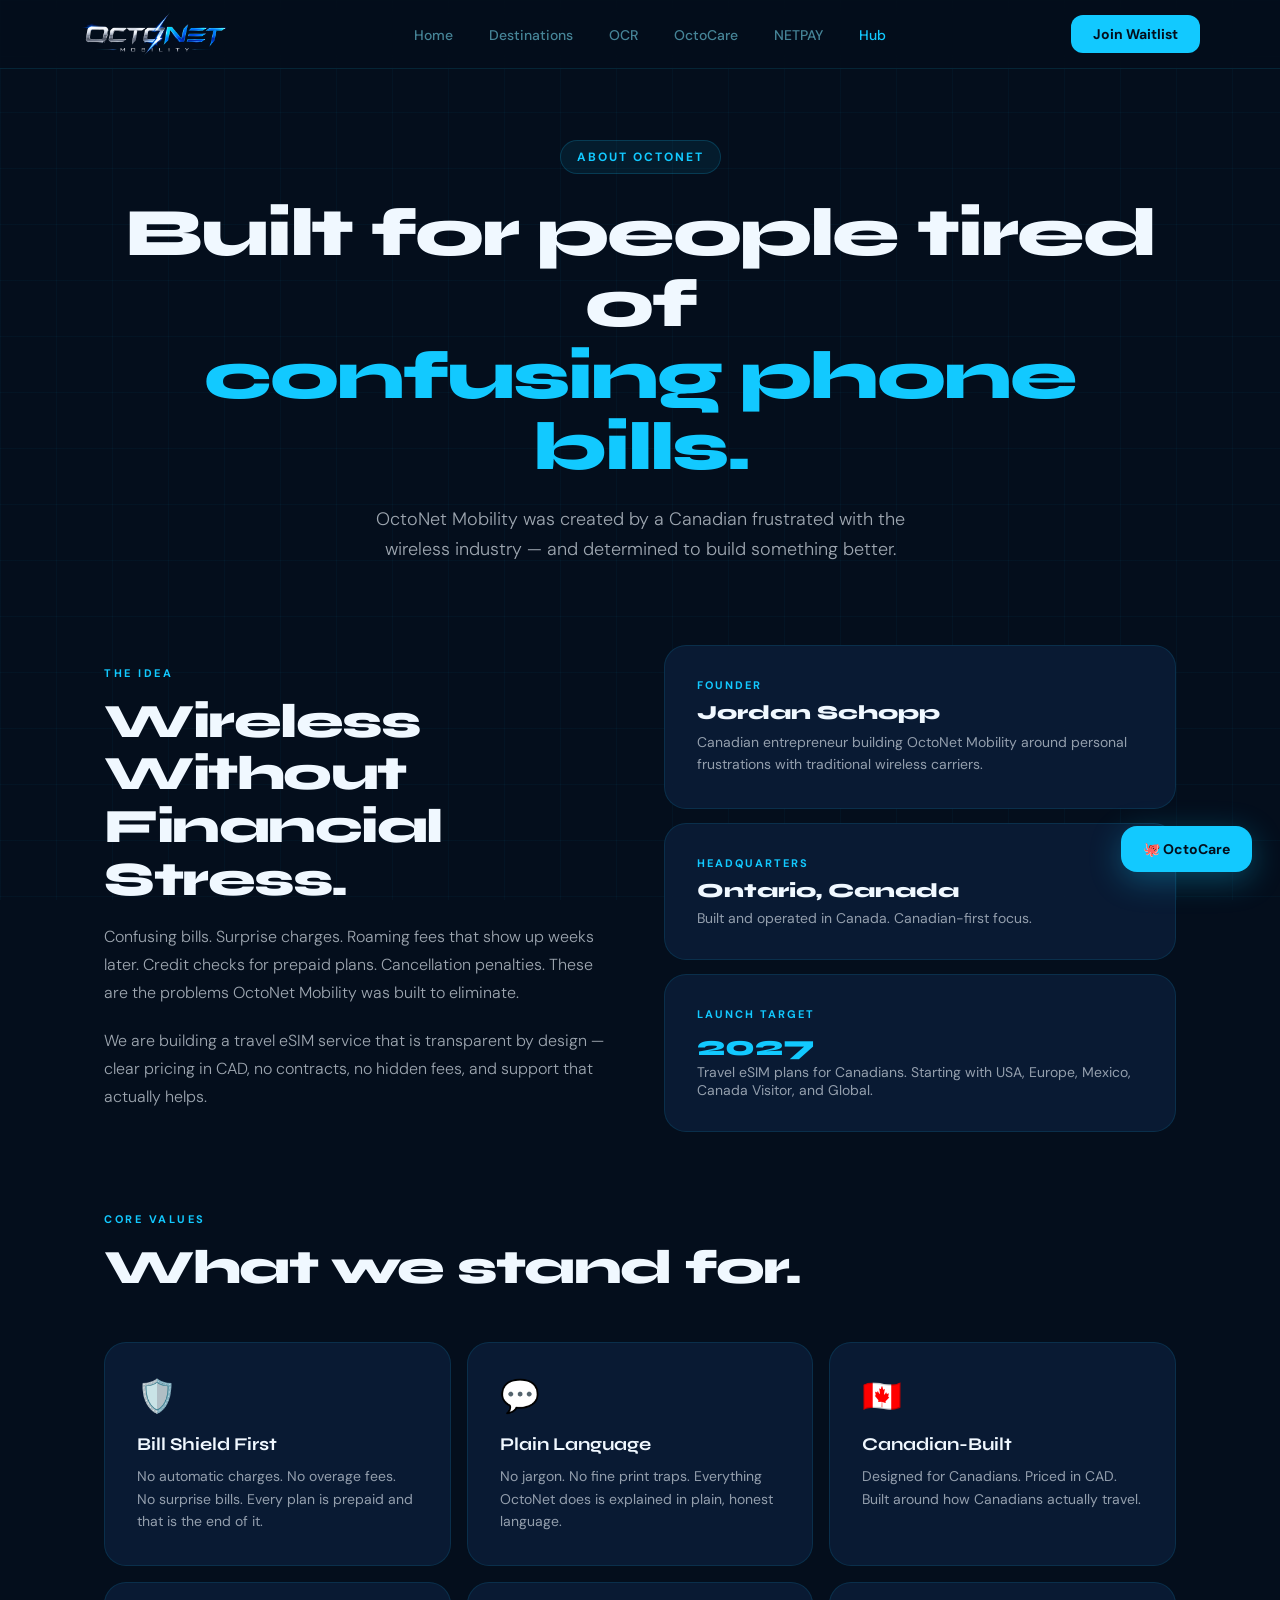
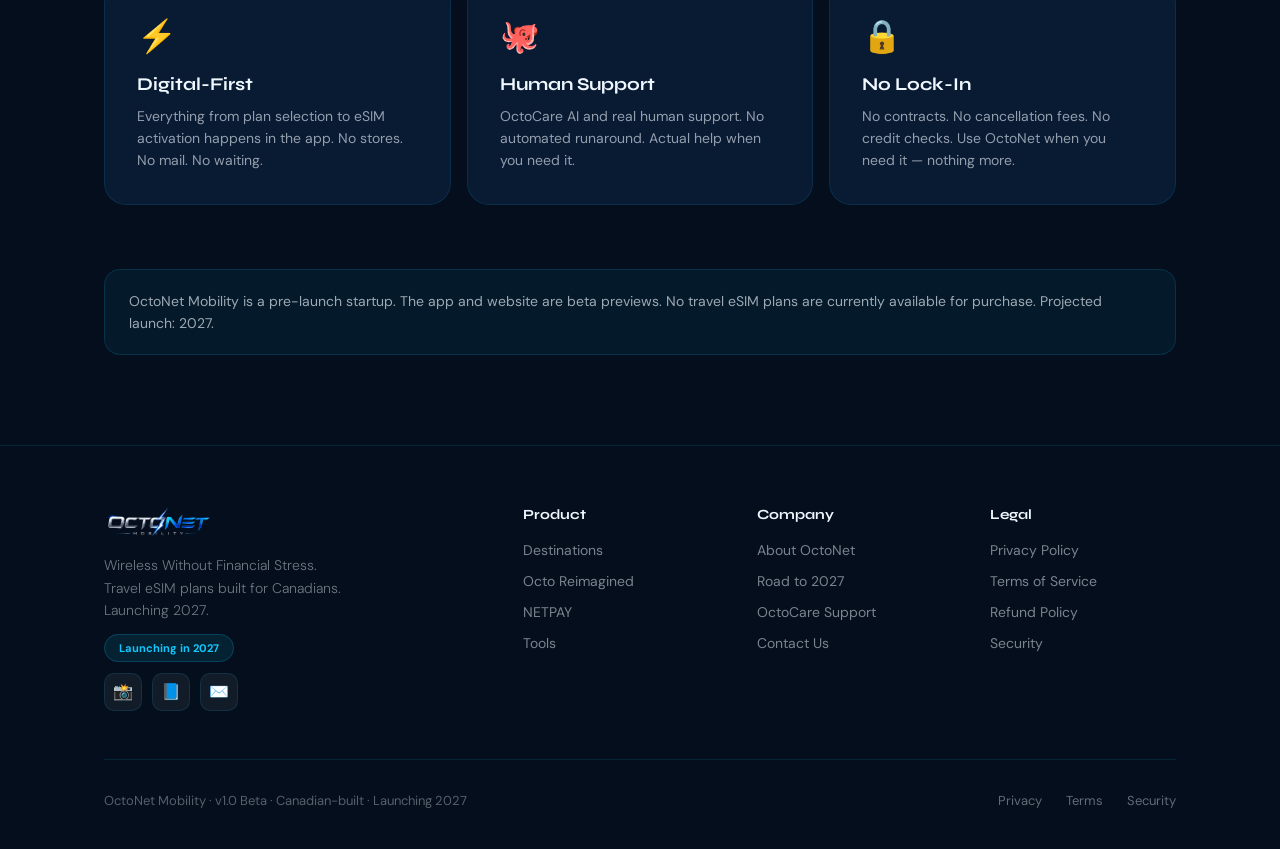
<file: about.html>
<!DOCTYPE html>
<html lang="en">
<head>
<meta charset="UTF-8">
<meta name="viewport" content="width=device-width, initial-scale=1.0">
<meta name="description" content="OctoNet Mobility — Canadian startup building transparent travel eSIM plans. Launching 2027.">
<meta name="theme-color" content="#040E1C">
<title>About OctoNet | OctoNet Mobility</title>
<link rel="preconnect" href="https://fonts.googleapis.com">
<link rel="preconnect" href="https://fonts.gstatic.com" crossorigin>
<link href="https://fonts.googleapis.com/css2?family=Syne:wght@400;600;700;800&family=DM+Sans:ital,wght@0,300;0,400;0,500;0,600;1,300&display=swap" rel="stylesheet">
<style>
:root{--navy:#040E1C;--navy2:#071426;--navy3:#0A1E38;--card:rgba(10,28,54,0.92);--cyan:#12C9FF;--cyan2:#7DE7FF;--green:#1D9E75;--border:rgba(18,201,255,0.12);--muted:rgba(125,231,255,0.55);--text:#F0F8FF;--radius:22px;--font-display:'Syne',sans-serif;--font-body:'DM Sans',sans-serif;}
*,*::before,*::after{box-sizing:border-box;margin:0;padding:0;}
html{scroll-behavior:smooth;}
body{font-family:var(--font-body);background:var(--navy);color:var(--text);overflow-x:hidden;-webkit-font-smoothing:antialiased;}
body::before{content:'';position:fixed;inset:0;z-index:0;pointer-events:none;background-image:linear-gradient(rgba(18,201,255,0.035) 1px,transparent 1px),linear-gradient(90deg,rgba(18,201,255,0.035) 1px,transparent 1px);background-size:56px 56px;}
.container{max-width:1120px;margin:0 auto;padding:0 24px;position:relative;z-index:1;}
section{padding:90px 0;position:relative;}
nav{position:fixed;top:0;left:0;right:0;z-index:100;padding:0 24px;backdrop-filter:blur(20px);-webkit-backdrop-filter:blur(20px);border-bottom:1px solid var(--border);background:rgba(4,14,28,0.88);}
.nav-inner{max-width:1120px;margin:0 auto;display:flex;align-items:center;justify-content:space-between;height:68px;}
.nav-logo{display:flex;align-items:center;gap:12px;text-decoration:none;}
.nav-logo img{height:44px;}
.nav-logo-text{font-family:var(--font-display);font-weight:800;font-size:17px;color:var(--text);letter-spacing:-0.3px;}
.nav-links{display:flex;align-items:center;gap:8px;list-style:none;}
.nav-links a{color:var(--muted);text-decoration:none;font-size:14px;font-weight:500;padding:8px 14px;border-radius:10px;transition:color 0.2s,background 0.2s;}
.nav-links a:hover{color:var(--text);background:rgba(255,255,255,0.06);}
.nav-links a.active{color:var(--cyan);}
.nav-cta{background:var(--cyan);color:#040E1C;font-weight:700;font-size:14px;padding:10px 22px;border-radius:12px;text-decoration:none;transition:opacity 0.2s,transform 0.15s;}
.nav-cta:hover{opacity:0.88;transform:translateY(-1px);}
.page-hero{padding:140px 0 80px;text-align:center;}
.page-eyebrow{display:inline-flex;align-items:center;gap:8px;background:rgba(18,201,255,0.08);border:1px solid rgba(18,201,255,0.18);color:var(--cyan);font-size:12px;font-weight:700;letter-spacing:2px;text-transform:uppercase;padding:8px 16px;border-radius:999px;margin-bottom:24px;}
.page-title{font-family:var(--font-display);font-size:clamp(38px,5.5vw,68px);font-weight:800;letter-spacing:-2px;line-height:1.05;margin-bottom:20px;}
.page-title em{font-style:normal;color:var(--cyan);}
.page-subtitle{font-size:18px;color:rgba(240,248,255,0.65);line-height:1.7;font-weight:300;max-width:580px;margin:0 auto;}
.card{background:var(--card);border:1px solid var(--border);border-radius:var(--radius);padding:32px;transition:border-color 0.3s,transform 0.25s;}
.card:hover{border-color:rgba(18,201,255,0.28);transform:translateY(-3px);}
.section-eyebrow{font-size:11px;font-weight:700;letter-spacing:2.5px;text-transform:uppercase;color:var(--cyan);margin-bottom:16px;}
.section-title{font-family:var(--font-display);font-size:clamp(30px,4vw,48px);font-weight:800;letter-spacing:-1.5px;line-height:1.1;margin-bottom:16px;}
.section-sub{font-size:17px;color:rgba(240,248,255,0.6);line-height:1.7;font-weight:300;max-width:560px;}
.btn-primary{background:var(--cyan);color:#040E1C;font-weight:700;font-size:16px;padding:16px 32px;border-radius:16px;text-decoration:none;border:none;cursor:pointer;transition:opacity 0.2s,transform 0.15s,box-shadow 0.2s;box-shadow:0 8px 32px rgba(18,201,255,0.25);display:inline-flex;align-items:center;gap:8px;font-family:var(--font-body);}
.btn-primary:hover{opacity:0.88;transform:translateY(-2px);}
.btn-secondary{background:transparent;color:var(--text);font-weight:600;font-size:16px;padding:16px 32px;border-radius:16px;text-decoration:none;border:1px solid var(--border);transition:background 0.2s,border-color 0.2s,transform 0.15s;display:inline-flex;align-items:center;gap:8px;font-family:var(--font-body);}
.btn-secondary:hover{background:rgba(255,255,255,0.06);border-color:rgba(18,201,255,0.3);transform:translateY(-2px);}
footer{border-top:1px solid var(--border);padding:60px 0 40px;background:rgba(4,14,28,0.8);}
.footer-inner{max-width:1120px;margin:0 auto;padding:0 24px;}
.footer-top{display:grid;grid-template-columns:2fr 1fr 1fr 1fr;gap:48px;padding-bottom:48px;border-bottom:1px solid var(--border);}
.footer-brand{}
.footer-logo{display:flex;align-items:center;gap:10px;margin-bottom:16px;}
.footer-logo img{height:32px;}
.footer-logo-name{font-family:var(--font-display);font-weight:800;font-size:16px;}
.footer-tagline{font-size:14px;color:rgba(240,248,255,0.45);line-height:1.6;font-weight:300;max-width:240px;}
.footer-social{display:flex;gap:10px;margin-top:20px;}
.social-btn{width:38px;height:38px;border-radius:10px;background:rgba(255,255,255,0.06);border:1px solid var(--border);display:flex;align-items:center;justify-content:center;font-size:16px;text-decoration:none;transition:background 0.2s,border-color 0.2s;}
.social-btn:hover{background:rgba(18,201,255,0.10);border-color:rgba(18,201,255,0.2);}
.footer-col h4{font-family:var(--font-display);font-size:14px;font-weight:700;margin-bottom:16px;}
.footer-col ul{list-style:none;display:flex;flex-direction:column;gap:10px;}
.footer-col ul a{color:rgba(240,248,255,0.5);text-decoration:none;font-size:14px;transition:color 0.2s;}
.footer-col ul a:hover{color:var(--text);}
.footer-bottom{display:flex;align-items:center;justify-content:space-between;padding-top:32px;flex-wrap:wrap;gap:12px;}
.footer-copy{font-size:13px;color:rgba(240,248,255,0.35);}
.footer-bottom-links{display:flex;gap:24px;}
.footer-bottom-links a{font-size:13px;color:rgba(240,248,255,0.4);text-decoration:none;transition:color 0.2s;}
.footer-bottom-links a:hover{color:var(--cyan);}
.float-btn{position:fixed;bottom:28px;right:28px;z-index:99;background:var(--cyan);color:#040E1C;font-weight:700;font-size:14px;padding:14px 22px;border-radius:16px;text-decoration:none;display:flex;align-items:center;gap:8px;box-shadow:0 8px 32px rgba(18,201,255,0.3);transition:transform 0.2s,box-shadow 0.2s;}
.float-btn:hover{transform:translateY(-3px);box-shadow:0 12px 40px rgba(18,201,255,0.4);}
.reveal{opacity:0;transform:translateY(24px);transition:opacity 0.65s ease,transform 0.65s ease;}
.reveal.visible{opacity:1;transform:translateY(0);}
.notice{background:rgba(18,201,255,0.06);border:1px solid rgba(18,201,255,0.15);border-radius:16px;padding:20px 24px;font-size:14px;color:rgba(240,248,255,0.65);line-height:1.6;}
@media(max-width:900px){.footer-top{grid-template-columns:1fr 1fr;}.nav-links{display:none;}}
@media(max-width:600px){section{padding:64px 0;}.footer-top{grid-template-columns:1fr;}}
</style>
<script>
document.addEventListener('DOMContentLoaded',()=>{
  const obs=new IntersectionObserver(entries=>entries.forEach(e=>{if(e.isIntersecting)e.target.classList.add('visible');}),{threshold:0.1,rootMargin:'0px 0px -40px 0px'});
  document.querySelectorAll('.reveal').forEach(el=>obs.observe(el));
});
</script>

</head>
<body>
<nav>
  <div class="nav-inner">
    <a href="/" class="nav-logo">
      <img src="/assets/octonet-mobility-logo.png" alt="OctoNet Mobility">
      
    </a>
    <ul class="nav-links"><li><a href="/" >Home</a></li><li><a href="/plans.html" >Destinations</a></li><li><a href="/ocr.html" >OCR</a></li><li><a href="/support.html" >OctoCare</a></li><li><a href="/netpay.html" >NETPAY</a></li><li><a href="/about.html" class=active>Hub</a></li></ul>
    <a href="/#waitlist" class="nav-cta">Join Waitlist</a>
  </div>
</nav>

<section class="page-hero">
  <div class="container">
    <div class="page-eyebrow">About OctoNet</div>
    <h1 class="page-title">Built for people tired of<br><em>confusing phone bills.</em></h1>
    <p class="page-subtitle">OctoNet Mobility was created by a Canadian frustrated with the wireless industry — and determined to build something better.</p>
  </div>
</section>

<section style="padding-top:0;">
  <div class="container">
    <div style="display:grid;grid-template-columns:1fr 1fr;gap:48px;align-items:center;margin-bottom:80px;" class="reveal">
      <div>
        <div class="section-eyebrow">The Idea</div>
        <h2 class="section-title">Wireless Without Financial Stress.</h2>
        <p style="font-size:16px;color:rgba(240,248,255,0.65);line-height:1.75;font-weight:300;margin-bottom:20px;">Confusing bills. Surprise charges. Roaming fees that show up weeks later. Credit checks for prepaid plans. Cancellation penalties. These are the problems OctoNet Mobility was built to eliminate.</p>
        <p style="font-size:16px;color:rgba(240,248,255,0.65);line-height:1.75;font-weight:300;">We are building a travel eSIM service that is transparent by design — clear pricing in CAD, no contracts, no hidden fees, and support that actually helps.</p>
      </div>
      <div style="display:flex;flex-direction:column;gap:14px;">
        <div class="card">
          <div style="font-size:11px;font-weight:700;letter-spacing:2px;color:var(--cyan);margin-bottom:8px;">FOUNDER</div>
          <div style="font-family:var(--font-display);font-size:20px;font-weight:800;margin-bottom:6px;">Jordan Schopp</div>
          <div style="font-size:14px;color:rgba(240,248,255,0.6);line-height:1.6;">Canadian entrepreneur building OctoNet Mobility around personal frustrations with traditional wireless carriers.</div>
        </div>
        <div class="card">
          <div style="font-size:11px;font-weight:700;letter-spacing:2px;color:var(--cyan);margin-bottom:8px;">HEADQUARTERS</div>
          <div style="font-family:var(--font-display);font-size:20px;font-weight:800;margin-bottom:6px;">Ontario, Canada</div>
          <div style="font-size:14px;color:rgba(240,248,255,0.6);">Built and operated in Canada. Canadian-first focus.</div>
        </div>
        <div class="card">
          <div style="font-size:11px;font-weight:700;letter-spacing:2px;color:var(--cyan);margin-bottom:8px;">LAUNCH TARGET</div>
          <div style="font-family:var(--font-display);font-size:28px;font-weight:800;color:var(--cyan);">2027</div>
          <div style="font-size:14px;color:rgba(240,248,255,0.6);">Travel eSIM plans for Canadians. Starting with USA, Europe, Mexico, Canada Visitor, and Global.</div>
        </div>
      </div>
    </div>

    <div class="reveal" style="margin-bottom:48px;">
      <div class="section-eyebrow">Core Values</div>
      <h2 class="section-title">What we stand for.</h2>
    </div>
    <div style="display:grid;grid-template-columns:repeat(3,1fr);gap:16px;margin-bottom:64px;">
      <div class="card reveal">
        <div style="font-size:32px;margin-bottom:16px;">🛡️</div>
        <div style="font-family:var(--font-display);font-size:18px;font-weight:700;margin-bottom:10px;">Bill Shield First</div>
        <p style="font-size:14px;color:rgba(240,248,255,0.6);line-height:1.6;">No automatic charges. No overage fees. No surprise bills. Every plan is prepaid and that is the end of it.</p>
      </div>
      <div class="card reveal">
        <div style="font-size:32px;margin-bottom:16px;">💬</div>
        <div style="font-family:var(--font-display);font-size:18px;font-weight:700;margin-bottom:10px;">Plain Language</div>
        <p style="font-size:14px;color:rgba(240,248,255,0.6);line-height:1.6;">No jargon. No fine print traps. Everything OctoNet does is explained in plain, honest language.</p>
      </div>
      <div class="card reveal">
        <div style="font-size:32px;margin-bottom:16px;">🇨🇦</div>
        <div style="font-family:var(--font-display);font-size:18px;font-weight:700;margin-bottom:10px;">Canadian-Built</div>
        <p style="font-size:14px;color:rgba(240,248,255,0.6);line-height:1.6;">Designed for Canadians. Priced in CAD. Built around how Canadians actually travel.</p>
      </div>
      <div class="card reveal">
        <div style="font-size:32px;margin-bottom:16px;">⚡</div>
        <div style="font-family:var(--font-display);font-size:18px;font-weight:700;margin-bottom:10px;">Digital-First</div>
        <p style="font-size:14px;color:rgba(240,248,255,0.6);line-height:1.6;">Everything from plan selection to eSIM activation happens in the app. No stores. No mail. No waiting.</p>
      </div>
      <div class="card reveal">
        <div style="font-size:32px;margin-bottom:16px;">🐙</div>
        <div style="font-family:var(--font-display);font-size:18px;font-weight:700;margin-bottom:10px;">Human Support</div>
        <p style="font-size:14px;color:rgba(240,248,255,0.6);line-height:1.6;">OctoCare AI and real human support. No automated runaround. Actual help when you need it.</p>
      </div>
      <div class="card reveal">
        <div style="font-size:32px;margin-bottom:16px;">🔒</div>
        <div style="font-family:var(--font-display);font-size:18px;font-weight:700;margin-bottom:10px;">No Lock-In</div>
        <p style="font-size:14px;color:rgba(240,248,255,0.6);line-height:1.6;">No contracts. No cancellation fees. No credit checks. Use OctoNet when you need it — nothing more.</p>
      </div>
    </div>

    <div class="notice reveal">
      OctoNet Mobility is a pre-launch startup. The app and website are beta previews. No travel eSIM plans are currently available for purchase. Projected launch: 2027.
    </div>
  </div>
</section>

<footer>
  <div class="footer-inner">
    <div class="footer-top">
      <div class="footer-brand">
        <div class="footer-logo">
          <img src="/assets/octonet-mobility-logo.png" alt="OctoNet Mobility">
          
        </div>
        <p class="footer-tagline">Wireless Without Financial Stress. Travel eSIM plans built for Canadians. Launching 2027.</p>
        <div style="margin-top:14px;"><span style="background:rgba(18,201,255,0.10);border:1px solid rgba(18,201,255,0.2);color:var(--cyan);font-size:11px;font-weight:700;padding:6px 14px;border-radius:999px;">Launching in 2027</span></div>
        <div class="footer-social" style="margin-top:16px;">
          <a href="https://www.instagram.com/octonetmobility/" class="social-btn">📸</a>
          <a href="https://www.facebook.com/profile.php?id=61589797323715" class="social-btn">📘</a>
          <a href="mailto:hello.octonetmobility@gmail.com" class="social-btn">✉️</a>
        </div>
      </div>
      <div class="footer-col"><h4>Product</h4><ul>
        <li><a href="/plans.html">Destinations</a></li>
        <li><a href="/ocr.html">Octo Reimagined</a></li>
        <li><a href="/netpay.html">NETPAY</a></li>
        <li><a href="/tools.html">Tools</a></li>
      </ul></div>
      <div class="footer-col"><h4>Company</h4><ul>
        <li><a href="/about.html">About OctoNet</a></li>
        <li><a href="/road-to-2027.html">Road to 2027</a></li>
        <li><a href="/support.html">OctoCare Support</a></li>
        <li><a href="mailto:hello.octonetmobility@gmail.com">Contact Us</a></li>
      </ul></div>
      <div class="footer-col"><h4>Legal</h4><ul>
        <li><a href="/privacy.html">Privacy Policy</a></li>
        <li><a href="/privacy.html">Terms of Service</a></li>
        <li><a href="/privacy.html">Refund Policy</a></li>
        <li><a href="/security.html">Security</a></li>
      </ul></div>
    </div>
    <div class="footer-bottom">
      <p class="footer-copy">OctoNet Mobility · v1.0 Beta · Canadian-built · Launching 2027</p>
      <div class="footer-bottom-links">
        <a href="/privacy.html">Privacy</a>
        <a href="/privacy.html">Terms</a>
        <a href="/security.html">Security</a>
      </div>
    </div>
  </div>
</footer>
<a href="/support.html" class="float-btn">🐙 OctoCare</a>
<script>
document.addEventListener('DOMContentLoaded',()=>{
  const obs=new IntersectionObserver(entries=>entries.forEach(e=>{if(e.isIntersecting)e.target.classList.add('visible');}),{threshold:0.1,rootMargin:'0px 0px -40px 0px'});
  document.querySelectorAll('.reveal').forEach(el=>obs.observe(el));
});
</script>
</body></html>
</file>
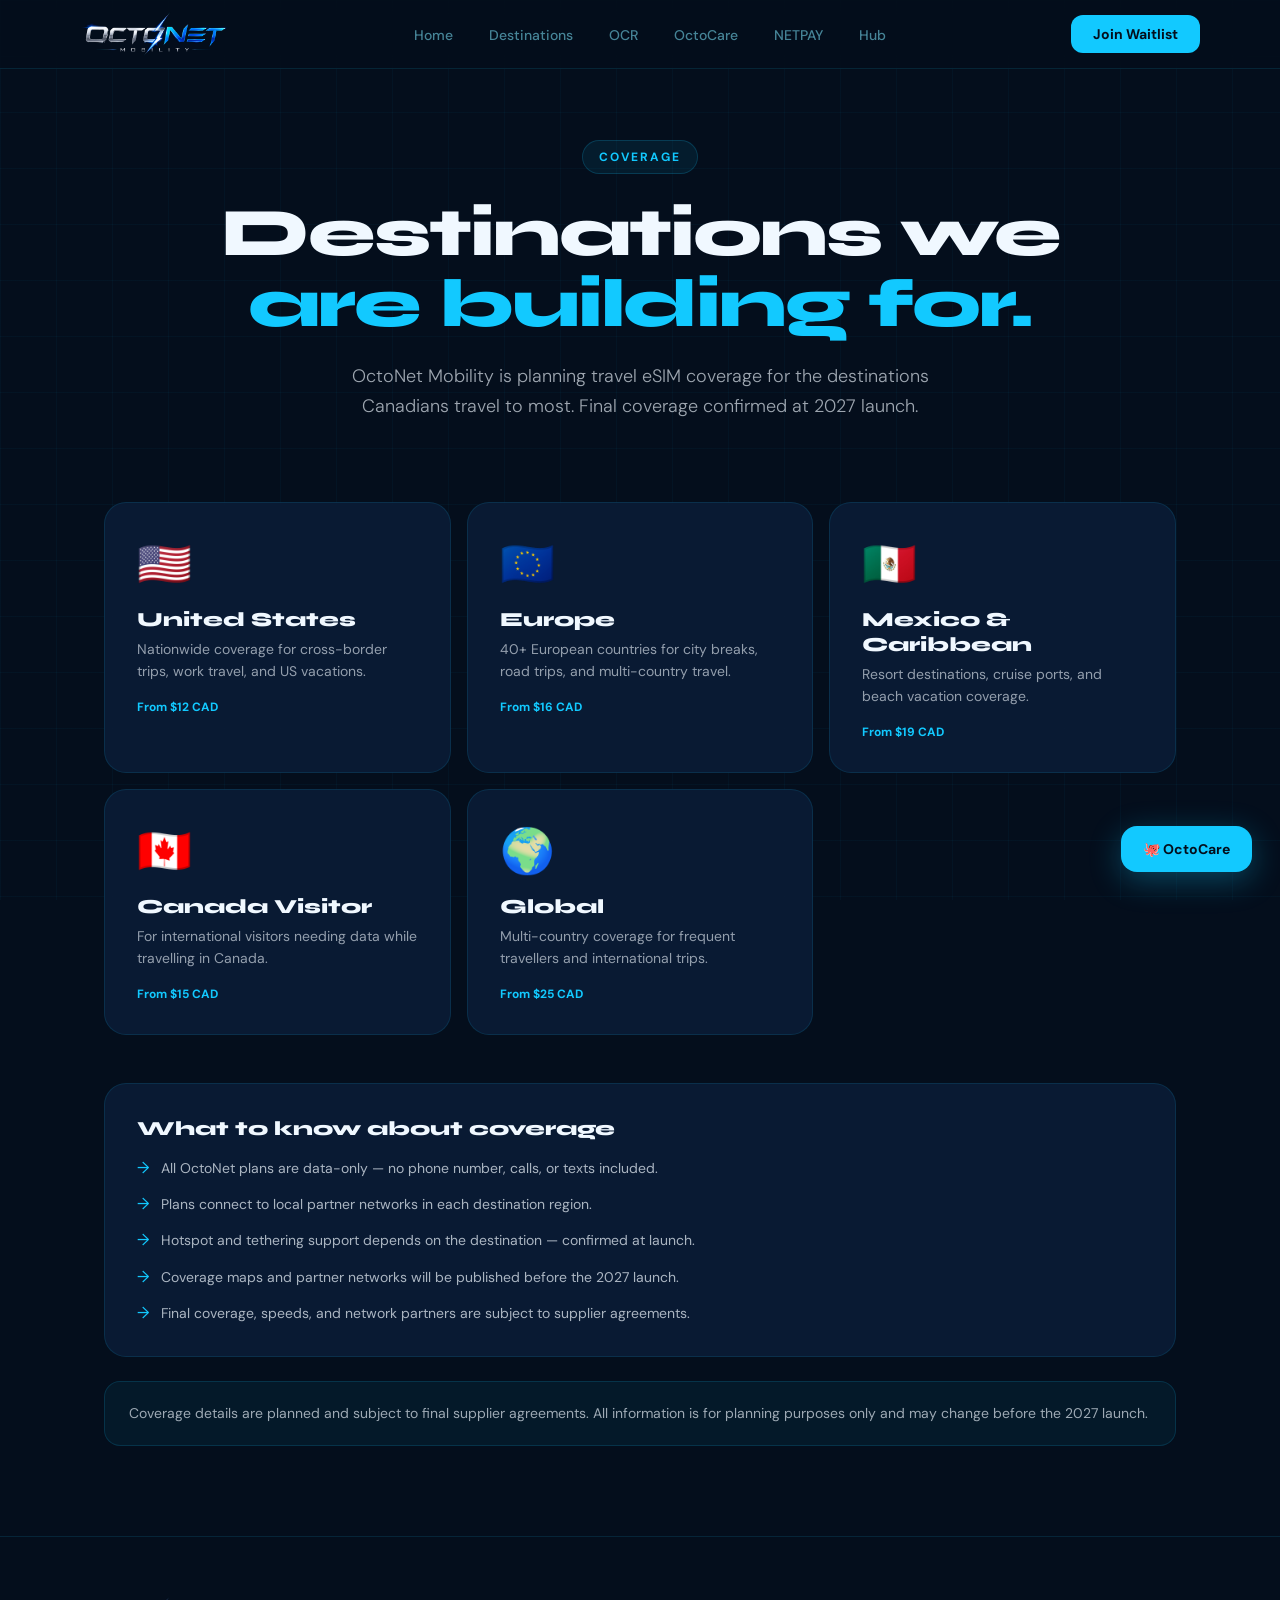
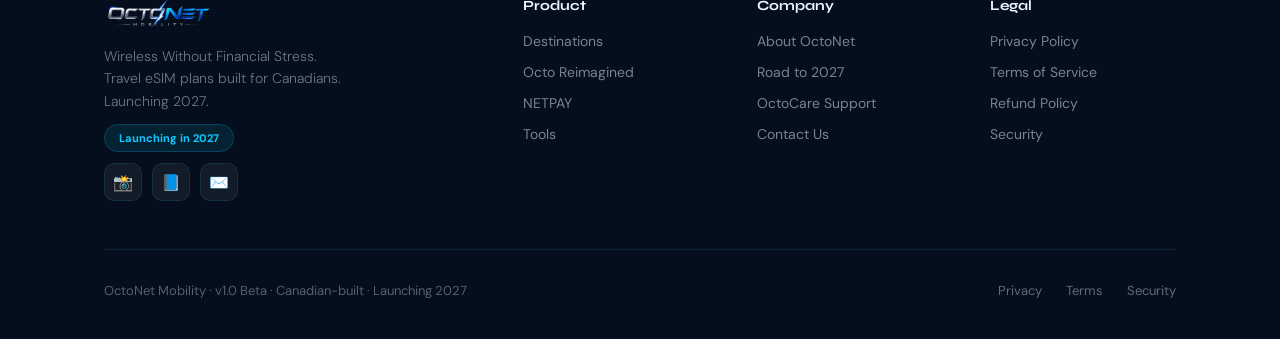
<file: coverage.html>
<!DOCTYPE html>
<html lang="en">
<head>
<meta charset="UTF-8">
<meta name="viewport" content="width=device-width, initial-scale=1.0">
<meta name="description" content="OctoNet Mobility travel eSIM coverage for USA, Europe, Mexico, Canada Visitor, and Global.">
<meta name="theme-color" content="#040E1C">
<title>Coverage | OctoNet Mobility</title>
<link rel="preconnect" href="https://fonts.googleapis.com">
<link rel="preconnect" href="https://fonts.gstatic.com" crossorigin>
<link href="https://fonts.googleapis.com/css2?family=Syne:wght@400;600;700;800&family=DM+Sans:ital,wght@0,300;0,400;0,500;0,600;1,300&display=swap" rel="stylesheet">
<style>
:root{--navy:#040E1C;--navy2:#071426;--navy3:#0A1E38;--card:rgba(10,28,54,0.92);--cyan:#12C9FF;--cyan2:#7DE7FF;--green:#1D9E75;--border:rgba(18,201,255,0.12);--muted:rgba(125,231,255,0.55);--text:#F0F8FF;--radius:22px;--font-display:'Syne',sans-serif;--font-body:'DM Sans',sans-serif;}
*,*::before,*::after{box-sizing:border-box;margin:0;padding:0;}
html{scroll-behavior:smooth;}
body{font-family:var(--font-body);background:var(--navy);color:var(--text);overflow-x:hidden;-webkit-font-smoothing:antialiased;}
body::before{content:'';position:fixed;inset:0;z-index:0;pointer-events:none;background-image:linear-gradient(rgba(18,201,255,0.035) 1px,transparent 1px),linear-gradient(90deg,rgba(18,201,255,0.035) 1px,transparent 1px);background-size:56px 56px;}
.container{max-width:1120px;margin:0 auto;padding:0 24px;position:relative;z-index:1;}
section{padding:90px 0;position:relative;}
nav{position:fixed;top:0;left:0;right:0;z-index:100;padding:0 24px;backdrop-filter:blur(20px);-webkit-backdrop-filter:blur(20px);border-bottom:1px solid var(--border);background:rgba(4,14,28,0.88);}
.nav-inner{max-width:1120px;margin:0 auto;display:flex;align-items:center;justify-content:space-between;height:68px;}
.nav-logo{display:flex;align-items:center;gap:12px;text-decoration:none;}
.nav-logo img{height:44px;}
.nav-logo-text{font-family:var(--font-display);font-weight:800;font-size:17px;color:var(--text);letter-spacing:-0.3px;}
.nav-links{display:flex;align-items:center;gap:8px;list-style:none;}
.nav-links a{color:var(--muted);text-decoration:none;font-size:14px;font-weight:500;padding:8px 14px;border-radius:10px;transition:color 0.2s,background 0.2s;}
.nav-links a:hover{color:var(--text);background:rgba(255,255,255,0.06);}
.nav-links a.active{color:var(--cyan);}
.nav-cta{background:var(--cyan);color:#040E1C;font-weight:700;font-size:14px;padding:10px 22px;border-radius:12px;text-decoration:none;transition:opacity 0.2s,transform 0.15s;}
.nav-cta:hover{opacity:0.88;transform:translateY(-1px);}
.page-hero{padding:140px 0 80px;text-align:center;}
.page-eyebrow{display:inline-flex;align-items:center;gap:8px;background:rgba(18,201,255,0.08);border:1px solid rgba(18,201,255,0.18);color:var(--cyan);font-size:12px;font-weight:700;letter-spacing:2px;text-transform:uppercase;padding:8px 16px;border-radius:999px;margin-bottom:24px;}
.page-title{font-family:var(--font-display);font-size:clamp(38px,5.5vw,68px);font-weight:800;letter-spacing:-2px;line-height:1.05;margin-bottom:20px;}
.page-title em{font-style:normal;color:var(--cyan);}
.page-subtitle{font-size:18px;color:rgba(240,248,255,0.65);line-height:1.7;font-weight:300;max-width:580px;margin:0 auto;}
.card{background:var(--card);border:1px solid var(--border);border-radius:var(--radius);padding:32px;transition:border-color 0.3s,transform 0.25s;}
.card:hover{border-color:rgba(18,201,255,0.28);transform:translateY(-3px);}
.section-eyebrow{font-size:11px;font-weight:700;letter-spacing:2.5px;text-transform:uppercase;color:var(--cyan);margin-bottom:16px;}
.section-title{font-family:var(--font-display);font-size:clamp(30px,4vw,48px);font-weight:800;letter-spacing:-1.5px;line-height:1.1;margin-bottom:16px;}
.section-sub{font-size:17px;color:rgba(240,248,255,0.6);line-height:1.7;font-weight:300;max-width:560px;}
.btn-primary{background:var(--cyan);color:#040E1C;font-weight:700;font-size:16px;padding:16px 32px;border-radius:16px;text-decoration:none;border:none;cursor:pointer;transition:opacity 0.2s,transform 0.15s,box-shadow 0.2s;box-shadow:0 8px 32px rgba(18,201,255,0.25);display:inline-flex;align-items:center;gap:8px;font-family:var(--font-body);}
.btn-primary:hover{opacity:0.88;transform:translateY(-2px);}
.btn-secondary{background:transparent;color:var(--text);font-weight:600;font-size:16px;padding:16px 32px;border-radius:16px;text-decoration:none;border:1px solid var(--border);transition:background 0.2s,border-color 0.2s,transform 0.15s;display:inline-flex;align-items:center;gap:8px;font-family:var(--font-body);}
.btn-secondary:hover{background:rgba(255,255,255,0.06);border-color:rgba(18,201,255,0.3);transform:translateY(-2px);}
footer{border-top:1px solid var(--border);padding:60px 0 40px;background:rgba(4,14,28,0.8);}
.footer-inner{max-width:1120px;margin:0 auto;padding:0 24px;}
.footer-top{display:grid;grid-template-columns:2fr 1fr 1fr 1fr;gap:48px;padding-bottom:48px;border-bottom:1px solid var(--border);}
.footer-brand{}
.footer-logo{display:flex;align-items:center;gap:10px;margin-bottom:16px;}
.footer-logo img{height:32px;}
.footer-logo-name{font-family:var(--font-display);font-weight:800;font-size:16px;}
.footer-tagline{font-size:14px;color:rgba(240,248,255,0.45);line-height:1.6;font-weight:300;max-width:240px;}
.footer-social{display:flex;gap:10px;margin-top:20px;}
.social-btn{width:38px;height:38px;border-radius:10px;background:rgba(255,255,255,0.06);border:1px solid var(--border);display:flex;align-items:center;justify-content:center;font-size:16px;text-decoration:none;transition:background 0.2s,border-color 0.2s;}
.social-btn:hover{background:rgba(18,201,255,0.10);border-color:rgba(18,201,255,0.2);}
.footer-col h4{font-family:var(--font-display);font-size:14px;font-weight:700;margin-bottom:16px;}
.footer-col ul{list-style:none;display:flex;flex-direction:column;gap:10px;}
.footer-col ul a{color:rgba(240,248,255,0.5);text-decoration:none;font-size:14px;transition:color 0.2s;}
.footer-col ul a:hover{color:var(--text);}
.footer-bottom{display:flex;align-items:center;justify-content:space-between;padding-top:32px;flex-wrap:wrap;gap:12px;}
.footer-copy{font-size:13px;color:rgba(240,248,255,0.35);}
.footer-bottom-links{display:flex;gap:24px;}
.footer-bottom-links a{font-size:13px;color:rgba(240,248,255,0.4);text-decoration:none;transition:color 0.2s;}
.footer-bottom-links a:hover{color:var(--cyan);}
.float-btn{position:fixed;bottom:28px;right:28px;z-index:99;background:var(--cyan);color:#040E1C;font-weight:700;font-size:14px;padding:14px 22px;border-radius:16px;text-decoration:none;display:flex;align-items:center;gap:8px;box-shadow:0 8px 32px rgba(18,201,255,0.3);transition:transform 0.2s,box-shadow 0.2s;}
.float-btn:hover{transform:translateY(-3px);box-shadow:0 12px 40px rgba(18,201,255,0.4);}
.reveal{opacity:0;transform:translateY(24px);transition:opacity 0.65s ease,transform 0.65s ease;}
.reveal.visible{opacity:1;transform:translateY(0);}
.notice{background:rgba(18,201,255,0.06);border:1px solid rgba(18,201,255,0.15);border-radius:16px;padding:20px 24px;font-size:14px;color:rgba(240,248,255,0.65);line-height:1.6;}
@media(max-width:900px){.footer-top{grid-template-columns:1fr 1fr;}.nav-links{display:none;}}
@media(max-width:600px){section{padding:64px 0;}.footer-top{grid-template-columns:1fr;}}
</style>
<script>
document.addEventListener('DOMContentLoaded',()=>{
  const obs=new IntersectionObserver(entries=>entries.forEach(e=>{if(e.isIntersecting)e.target.classList.add('visible');}),{threshold:0.1,rootMargin:'0px 0px -40px 0px'});
  document.querySelectorAll('.reveal').forEach(el=>obs.observe(el));
});
</script>

</head>
<body>
<nav>
  <div class="nav-inner">
    <a href="/" class="nav-logo">
      <img src="/assets/octonet-mobility-logo.png" alt="OctoNet Mobility">
      
    </a>
    <ul class="nav-links"><li><a href="/" >Home</a></li><li><a href="/plans.html" >Destinations</a></li><li><a href="/ocr.html" >OCR</a></li><li><a href="/support.html" >OctoCare</a></li><li><a href="/netpay.html" >NETPAY</a></li><li><a href="/about.html" >Hub</a></li></ul>
    <a href="/#waitlist" class="nav-cta">Join Waitlist</a>
  </div>
</nav>

<section class="page-hero">
  <div class="container">
    <div class="page-eyebrow">Coverage</div>
    <h1 class="page-title">Destinations we<br><em>are building for.</em></h1>
    <p class="page-subtitle">OctoNet Mobility is planning travel eSIM coverage for the destinations Canadians travel to most. Final coverage confirmed at 2027 launch.</p>
  </div>
</section>

<section style="padding-top:0;">
  <div class="container">
    <div style="display:grid;grid-template-columns:repeat(auto-fit,minmax(280px,1fr));gap:16px;margin-bottom:48px;">
      <div class="card reveal">
        <div style="font-size:44px;margin-bottom:14px;">🇺🇸</div>
        <div style="font-family:var(--font-display);font-size:20px;font-weight:800;margin-bottom:6px;">United States</div>
        <p style="font-size:14px;color:rgba(240,248,255,0.6);margin-bottom:16px;line-height:1.6;">Nationwide coverage for cross-border trips, work travel, and US vacations.</p>
        <div style="font-size:12px;color:var(--cyan);font-weight:700;">From $12 CAD</div>
      </div>
      <div class="card reveal">
        <div style="font-size:44px;margin-bottom:14px;">🇪🇺</div>
        <div style="font-family:var(--font-display);font-size:20px;font-weight:800;margin-bottom:6px;">Europe</div>
        <p style="font-size:14px;color:rgba(240,248,255,0.6);margin-bottom:16px;line-height:1.6;">40+ European countries for city breaks, road trips, and multi-country travel.</p>
        <div style="font-size:12px;color:var(--cyan);font-weight:700;">From $16 CAD</div>
      </div>
      <div class="card reveal">
        <div style="font-size:44px;margin-bottom:14px;">🇲🇽</div>
        <div style="font-family:var(--font-display);font-size:20px;font-weight:800;margin-bottom:6px;">Mexico & Caribbean</div>
        <p style="font-size:14px;color:rgba(240,248,255,0.6);margin-bottom:16px;line-height:1.6;">Resort destinations, cruise ports, and beach vacation coverage.</p>
        <div style="font-size:12px;color:var(--cyan);font-weight:700;">From $19 CAD</div>
      </div>
      <div class="card reveal">
        <div style="font-size:44px;margin-bottom:14px;">🇨🇦</div>
        <div style="font-family:var(--font-display);font-size:20px;font-weight:800;margin-bottom:6px;">Canada Visitor</div>
        <p style="font-size:14px;color:rgba(240,248,255,0.6);margin-bottom:16px;line-height:1.6;">For international visitors needing data while travelling in Canada.</p>
        <div style="font-size:12px;color:var(--cyan);font-weight:700;">From $15 CAD</div>
      </div>
      <div class="card reveal">
        <div style="font-size:44px;margin-bottom:14px;">🌍</div>
        <div style="font-family:var(--font-display);font-size:20px;font-weight:800;margin-bottom:6px;">Global</div>
        <p style="font-size:14px;color:rgba(240,248,255,0.6);margin-bottom:16px;line-height:1.6;">Multi-country coverage for frequent travellers and international trips.</p>
        <div style="font-size:12px;color:var(--cyan);font-weight:700;">From $25 CAD</div>
      </div>
    </div>

    <div class="card reveal" style="margin-bottom:24px;">
      <h2 style="font-family:var(--font-display);font-size:20px;font-weight:800;margin-bottom:16px;">What to know about coverage</h2>
      <div style="display:flex;flex-direction:column;gap:14px;">
        <div style="display:flex;gap:12px;align-items:flex-start;">
          <span style="color:var(--cyan);font-size:16px;flex-shrink:0;">→</span>
          <span style="font-size:14px;color:rgba(240,248,255,0.7);line-height:1.6;">All OctoNet plans are data-only — no phone number, calls, or texts included.</span>
        </div>
        <div style="display:flex;gap:12px;align-items:flex-start;">
          <span style="color:var(--cyan);font-size:16px;flex-shrink:0;">→</span>
          <span style="font-size:14px;color:rgba(240,248,255,0.7);line-height:1.6;">Plans connect to local partner networks in each destination region.</span>
        </div>
        <div style="display:flex;gap:12px;align-items:flex-start;">
          <span style="color:var(--cyan);font-size:16px;flex-shrink:0;">→</span>
          <span style="font-size:14px;color:rgba(240,248,255,0.7);line-height:1.6;">Hotspot and tethering support depends on the destination — confirmed at launch.</span>
        </div>
        <div style="display:flex;gap:12px;align-items:flex-start;">
          <span style="color:var(--cyan);font-size:16px;flex-shrink:0;">→</span>
          <span style="font-size:14px;color:rgba(240,248,255,0.7);line-height:1.6;">Coverage maps and partner networks will be published before the 2027 launch.</span>
        </div>
        <div style="display:flex;gap:12px;align-items:flex-start;">
          <span style="color:var(--cyan);font-size:16px;flex-shrink:0;">→</span>
          <span style="font-size:14px;color:rgba(240,248,255,0.7);line-height:1.6;">Final coverage, speeds, and network partners are subject to supplier agreements.</span>
        </div>
      </div>
    </div>

    <div class="notice reveal">
      Coverage details are planned and subject to final supplier agreements. All information is for planning purposes only and may change before the 2027 launch.
    </div>
  </div>
</section>

<footer>
  <div class="footer-inner">
    <div class="footer-top">
      <div class="footer-brand">
        <div class="footer-logo">
          <img src="/assets/octonet-mobility-logo.png" alt="OctoNet Mobility">
          
        </div>
        <p class="footer-tagline">Wireless Without Financial Stress. Travel eSIM plans built for Canadians. Launching 2027.</p>
        <div style="margin-top:14px;"><span style="background:rgba(18,201,255,0.10);border:1px solid rgba(18,201,255,0.2);color:var(--cyan);font-size:11px;font-weight:700;padding:6px 14px;border-radius:999px;">Launching in 2027</span></div>
        <div class="footer-social" style="margin-top:16px;">
          <a href="https://www.instagram.com/octonetmobility/" class="social-btn">📸</a>
          <a href="https://www.facebook.com/profile.php?id=61589797323715" class="social-btn">📘</a>
          <a href="mailto:hello.octonetmobility@gmail.com" class="social-btn">✉️</a>
        </div>
      </div>
      <div class="footer-col"><h4>Product</h4><ul>
        <li><a href="/plans.html">Destinations</a></li>
        <li><a href="/ocr.html">Octo Reimagined</a></li>
        <li><a href="/netpay.html">NETPAY</a></li>
        <li><a href="/tools.html">Tools</a></li>
      </ul></div>
      <div class="footer-col"><h4>Company</h4><ul>
        <li><a href="/about.html">About OctoNet</a></li>
        <li><a href="/road-to-2027.html">Road to 2027</a></li>
        <li><a href="/support.html">OctoCare Support</a></li>
        <li><a href="mailto:hello.octonetmobility@gmail.com">Contact Us</a></li>
      </ul></div>
      <div class="footer-col"><h4>Legal</h4><ul>
        <li><a href="/privacy.html">Privacy Policy</a></li>
        <li><a href="/privacy.html">Terms of Service</a></li>
        <li><a href="/privacy.html">Refund Policy</a></li>
        <li><a href="/security.html">Security</a></li>
      </ul></div>
    </div>
    <div class="footer-bottom">
      <p class="footer-copy">OctoNet Mobility · v1.0 Beta · Canadian-built · Launching 2027</p>
      <div class="footer-bottom-links">
        <a href="/privacy.html">Privacy</a>
        <a href="/privacy.html">Terms</a>
        <a href="/security.html">Security</a>
      </div>
    </div>
  </div>
</footer>
<a href="/support.html" class="float-btn">🐙 OctoCare</a>
<script>
document.addEventListener('DOMContentLoaded',()=>{
  const obs=new IntersectionObserver(entries=>entries.forEach(e=>{if(e.isIntersecting)e.target.classList.add('visible');}),{threshold:0.1,rootMargin:'0px 0px -40px 0px'});
  document.querySelectorAll('.reveal').forEach(el=>obs.observe(el));
});
</script>
</body></html>
</file>
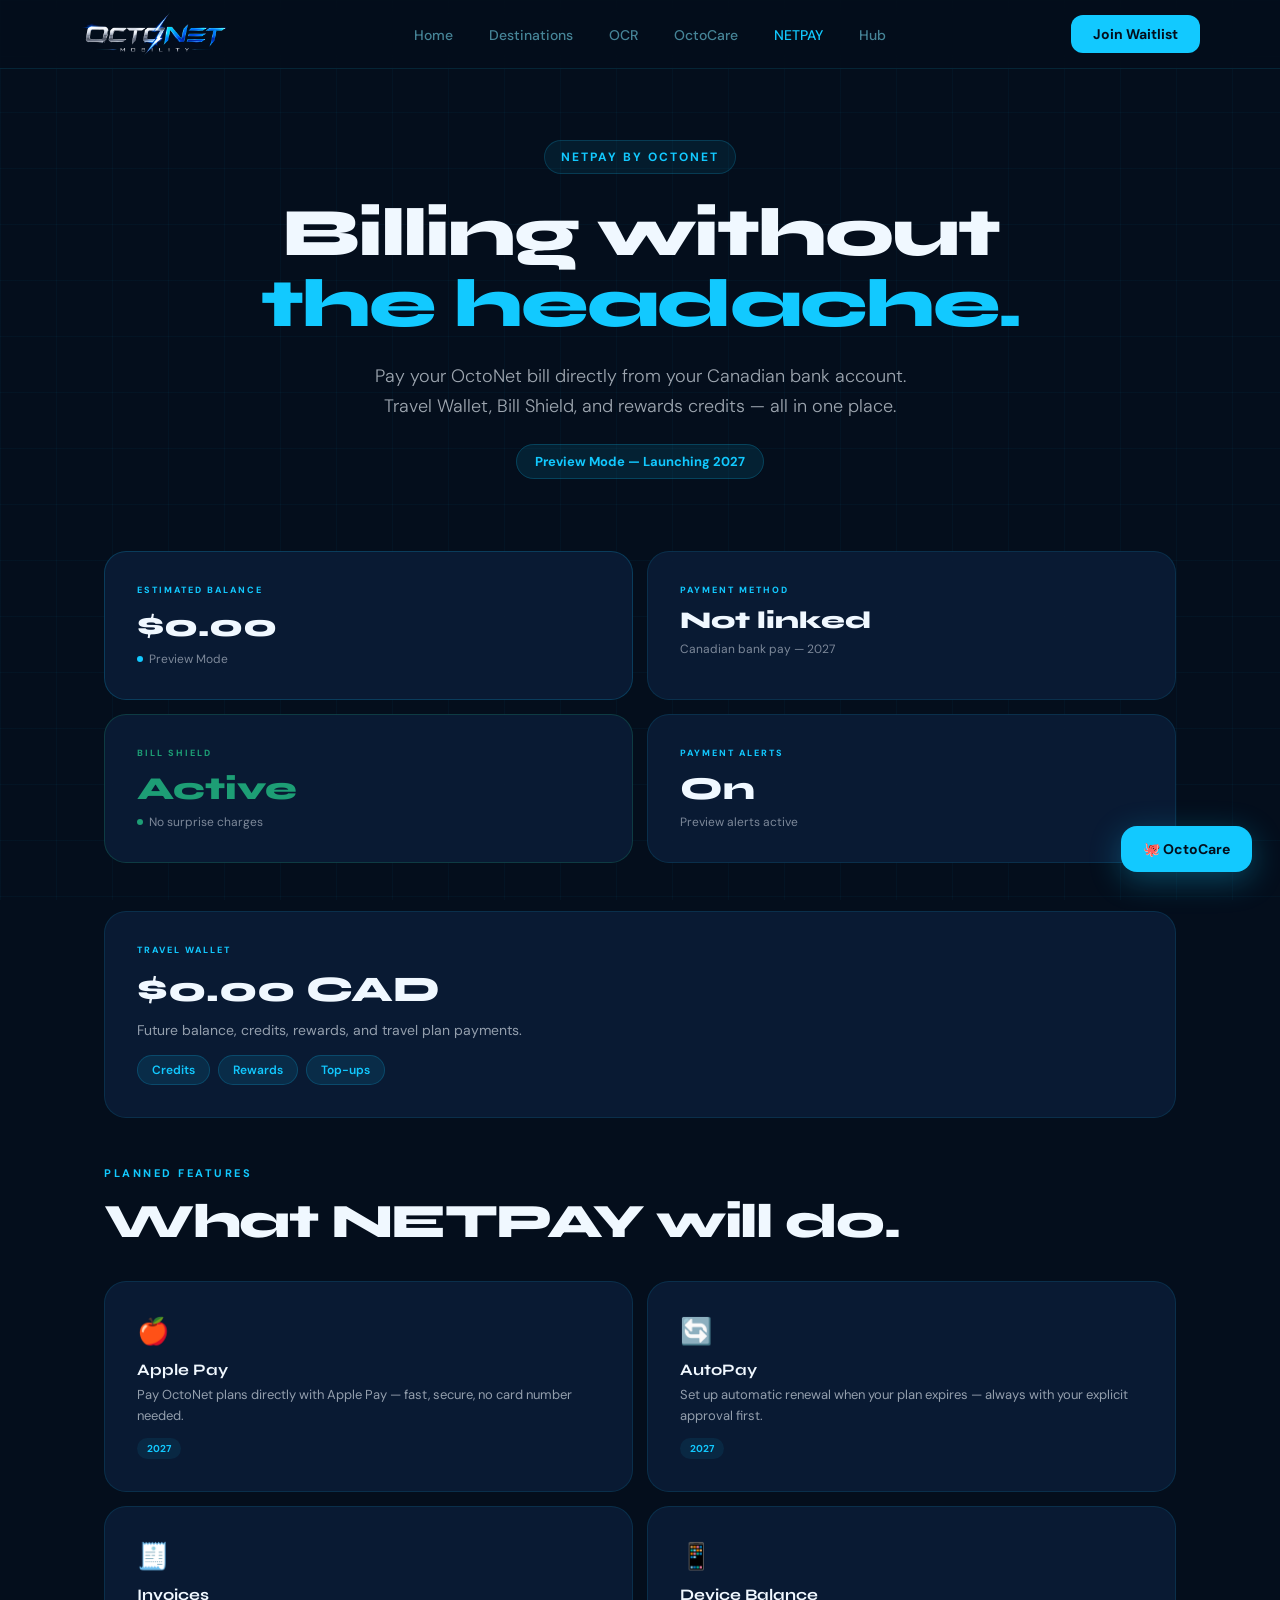
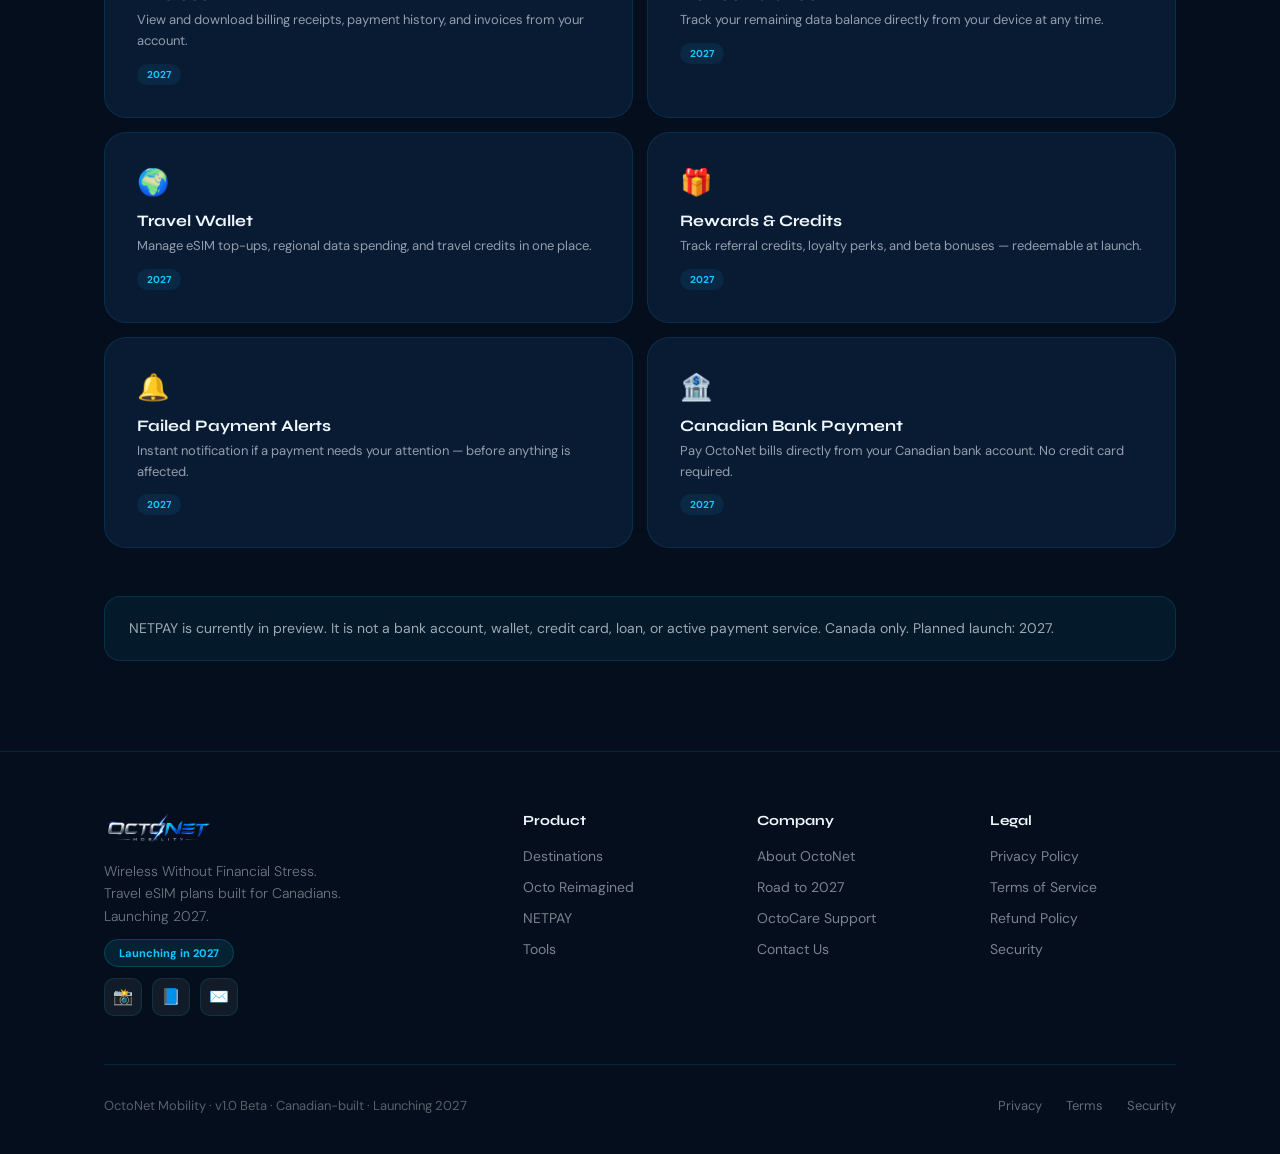
<file: netpay.html>
<!DOCTYPE html>
<html lang="en">
<head>
<meta charset="UTF-8">
<meta name="viewport" content="width=device-width, initial-scale=1.0">
<meta name="description" content="NETPAY by OctoNet Mobility — Canadian bank billing, Travel Wallet, Bill Shield. Coming 2027.">
<meta name="theme-color" content="#040E1C">
<title>NETPAY | OctoNet Mobility</title>
<link rel="preconnect" href="https://fonts.googleapis.com">
<link rel="preconnect" href="https://fonts.gstatic.com" crossorigin>
<link href="https://fonts.googleapis.com/css2?family=Syne:wght@400;600;700;800&family=DM+Sans:ital,wght@0,300;0,400;0,500;0,600;1,300&display=swap" rel="stylesheet">
<style>
:root{--navy:#040E1C;--navy2:#071426;--navy3:#0A1E38;--card:rgba(10,28,54,0.92);--cyan:#12C9FF;--cyan2:#7DE7FF;--green:#1D9E75;--border:rgba(18,201,255,0.12);--muted:rgba(125,231,255,0.55);--text:#F0F8FF;--radius:22px;--font-display:'Syne',sans-serif;--font-body:'DM Sans',sans-serif;}
*,*::before,*::after{box-sizing:border-box;margin:0;padding:0;}
html{scroll-behavior:smooth;}
body{font-family:var(--font-body);background:var(--navy);color:var(--text);overflow-x:hidden;-webkit-font-smoothing:antialiased;}
body::before{content:'';position:fixed;inset:0;z-index:0;pointer-events:none;background-image:linear-gradient(rgba(18,201,255,0.035) 1px,transparent 1px),linear-gradient(90deg,rgba(18,201,255,0.035) 1px,transparent 1px);background-size:56px 56px;}
.container{max-width:1120px;margin:0 auto;padding:0 24px;position:relative;z-index:1;}
section{padding:90px 0;position:relative;}
nav{position:fixed;top:0;left:0;right:0;z-index:100;padding:0 24px;backdrop-filter:blur(20px);-webkit-backdrop-filter:blur(20px);border-bottom:1px solid var(--border);background:rgba(4,14,28,0.88);}
.nav-inner{max-width:1120px;margin:0 auto;display:flex;align-items:center;justify-content:space-between;height:68px;}
.nav-logo{display:flex;align-items:center;gap:12px;text-decoration:none;}
.nav-logo img{height:44px;}
.nav-logo-text{font-family:var(--font-display);font-weight:800;font-size:17px;color:var(--text);letter-spacing:-0.3px;}
.nav-links{display:flex;align-items:center;gap:8px;list-style:none;}
.nav-links a{color:var(--muted);text-decoration:none;font-size:14px;font-weight:500;padding:8px 14px;border-radius:10px;transition:color 0.2s,background 0.2s;}
.nav-links a:hover{color:var(--text);background:rgba(255,255,255,0.06);}
.nav-links a.active{color:var(--cyan);}
.nav-cta{background:var(--cyan);color:#040E1C;font-weight:700;font-size:14px;padding:10px 22px;border-radius:12px;text-decoration:none;transition:opacity 0.2s,transform 0.15s;}
.nav-cta:hover{opacity:0.88;transform:translateY(-1px);}
.page-hero{padding:140px 0 80px;text-align:center;}
.page-eyebrow{display:inline-flex;align-items:center;gap:8px;background:rgba(18,201,255,0.08);border:1px solid rgba(18,201,255,0.18);color:var(--cyan);font-size:12px;font-weight:700;letter-spacing:2px;text-transform:uppercase;padding:8px 16px;border-radius:999px;margin-bottom:24px;}
.page-title{font-family:var(--font-display);font-size:clamp(38px,5.5vw,68px);font-weight:800;letter-spacing:-2px;line-height:1.05;margin-bottom:20px;}
.page-title em{font-style:normal;color:var(--cyan);}
.page-subtitle{font-size:18px;color:rgba(240,248,255,0.65);line-height:1.7;font-weight:300;max-width:580px;margin:0 auto;}
.card{background:var(--card);border:1px solid var(--border);border-radius:var(--radius);padding:32px;transition:border-color 0.3s,transform 0.25s;}
.card:hover{border-color:rgba(18,201,255,0.28);transform:translateY(-3px);}
.section-eyebrow{font-size:11px;font-weight:700;letter-spacing:2.5px;text-transform:uppercase;color:var(--cyan);margin-bottom:16px;}
.section-title{font-family:var(--font-display);font-size:clamp(30px,4vw,48px);font-weight:800;letter-spacing:-1.5px;line-height:1.1;margin-bottom:16px;}
.section-sub{font-size:17px;color:rgba(240,248,255,0.6);line-height:1.7;font-weight:300;max-width:560px;}
.btn-primary{background:var(--cyan);color:#040E1C;font-weight:700;font-size:16px;padding:16px 32px;border-radius:16px;text-decoration:none;border:none;cursor:pointer;transition:opacity 0.2s,transform 0.15s,box-shadow 0.2s;box-shadow:0 8px 32px rgba(18,201,255,0.25);display:inline-flex;align-items:center;gap:8px;font-family:var(--font-body);}
.btn-primary:hover{opacity:0.88;transform:translateY(-2px);}
.btn-secondary{background:transparent;color:var(--text);font-weight:600;font-size:16px;padding:16px 32px;border-radius:16px;text-decoration:none;border:1px solid var(--border);transition:background 0.2s,border-color 0.2s,transform 0.15s;display:inline-flex;align-items:center;gap:8px;font-family:var(--font-body);}
.btn-secondary:hover{background:rgba(255,255,255,0.06);border-color:rgba(18,201,255,0.3);transform:translateY(-2px);}
footer{border-top:1px solid var(--border);padding:60px 0 40px;background:rgba(4,14,28,0.8);}
.footer-inner{max-width:1120px;margin:0 auto;padding:0 24px;}
.footer-top{display:grid;grid-template-columns:2fr 1fr 1fr 1fr;gap:48px;padding-bottom:48px;border-bottom:1px solid var(--border);}
.footer-brand{}
.footer-logo{display:flex;align-items:center;gap:10px;margin-bottom:16px;}
.footer-logo img{height:32px;}
.footer-logo-name{font-family:var(--font-display);font-weight:800;font-size:16px;}
.footer-tagline{font-size:14px;color:rgba(240,248,255,0.45);line-height:1.6;font-weight:300;max-width:240px;}
.footer-social{display:flex;gap:10px;margin-top:20px;}
.social-btn{width:38px;height:38px;border-radius:10px;background:rgba(255,255,255,0.06);border:1px solid var(--border);display:flex;align-items:center;justify-content:center;font-size:16px;text-decoration:none;transition:background 0.2s,border-color 0.2s;}
.social-btn:hover{background:rgba(18,201,255,0.10);border-color:rgba(18,201,255,0.2);}
.footer-col h4{font-family:var(--font-display);font-size:14px;font-weight:700;margin-bottom:16px;}
.footer-col ul{list-style:none;display:flex;flex-direction:column;gap:10px;}
.footer-col ul a{color:rgba(240,248,255,0.5);text-decoration:none;font-size:14px;transition:color 0.2s;}
.footer-col ul a:hover{color:var(--text);}
.footer-bottom{display:flex;align-items:center;justify-content:space-between;padding-top:32px;flex-wrap:wrap;gap:12px;}
.footer-copy{font-size:13px;color:rgba(240,248,255,0.35);}
.footer-bottom-links{display:flex;gap:24px;}
.footer-bottom-links a{font-size:13px;color:rgba(240,248,255,0.4);text-decoration:none;transition:color 0.2s;}
.footer-bottom-links a:hover{color:var(--cyan);}
.float-btn{position:fixed;bottom:28px;right:28px;z-index:99;background:var(--cyan);color:#040E1C;font-weight:700;font-size:14px;padding:14px 22px;border-radius:16px;text-decoration:none;display:flex;align-items:center;gap:8px;box-shadow:0 8px 32px rgba(18,201,255,0.3);transition:transform 0.2s,box-shadow 0.2s;}
.float-btn:hover{transform:translateY(-3px);box-shadow:0 12px 40px rgba(18,201,255,0.4);}
.reveal{opacity:0;transform:translateY(24px);transition:opacity 0.65s ease,transform 0.65s ease;}
.reveal.visible{opacity:1;transform:translateY(0);}
.notice{background:rgba(18,201,255,0.06);border:1px solid rgba(18,201,255,0.15);border-radius:16px;padding:20px 24px;font-size:14px;color:rgba(240,248,255,0.65);line-height:1.6;}
@media(max-width:900px){.footer-top{grid-template-columns:1fr 1fr;}.nav-links{display:none;}}
@media(max-width:600px){section{padding:64px 0;}.footer-top{grid-template-columns:1fr;}}
</style>
<script>
document.addEventListener('DOMContentLoaded',()=>{
  const obs=new IntersectionObserver(entries=>entries.forEach(e=>{if(e.isIntersecting)e.target.classList.add('visible');}),{threshold:0.1,rootMargin:'0px 0px -40px 0px'});
  document.querySelectorAll('.reveal').forEach(el=>obs.observe(el));
});
</script>

</head>
<body>
<nav>
  <div class="nav-inner">
    <a href="/" class="nav-logo">
      <img src="/assets/octonet-mobility-logo.png" alt="OctoNet Mobility">
      
    </a>
    <ul class="nav-links"><li><a href="/" >Home</a></li><li><a href="/plans.html" >Destinations</a></li><li><a href="/ocr.html" >OCR</a></li><li><a href="/support.html" >OctoCare</a></li><li><a href="/netpay.html" class=active>NETPAY</a></li><li><a href="/about.html" >Hub</a></li></ul>
    <a href="/#waitlist" class="nav-cta">Join Waitlist</a>
  </div>
</nav>

<section class="page-hero">
  <div class="container">
    <div class="page-eyebrow">NETPAY by OctoNet</div>
    <h1 class="page-title">Billing without<br><em>the headache.</em></h1>
    <p class="page-subtitle">Pay your OctoNet bill directly from your Canadian bank account. Travel Wallet, Bill Shield, and rewards credits — all in one place.</p>
    <div style="margin-top:28px;">
      <span style="background:rgba(18,201,255,0.10);border:1px solid rgba(18,201,255,0.2);color:var(--cyan);font-size:13px;font-weight:700;padding:8px 18px;border-radius:999px;">Preview Mode — Launching 2027</span>
    </div>
  </div>
</section>

<section style="padding-top:0;">
  <div class="container">
    <div style="display:grid;grid-template-columns:repeat(2,1fr);gap:14px;margin-bottom:48px;">
      <div class="card reveal" style="border-color:rgba(18,201,255,0.2);">
        <div style="font-size:9px;font-weight:800;letter-spacing:2px;color:var(--cyan);margin-bottom:10px;">ESTIMATED BALANCE</div>
        <div style="font-family:var(--font-display);font-size:32px;font-weight:800;margin-bottom:6px;">$0.00</div>
        <div style="display:flex;align-items:center;gap:6px;font-size:12px;color:rgba(240,248,255,0.5);"><span style="width:6px;height:6px;border-radius:50%;background:var(--cyan);display:inline-block;"></span>Preview Mode</div>
      </div>
      <div class="card reveal">
        <div style="font-size:9px;font-weight:800;letter-spacing:2px;color:var(--cyan);margin-bottom:10px;">PAYMENT METHOD</div>
        <div style="font-family:var(--font-display);font-size:24px;font-weight:800;margin-bottom:6px;">Not linked</div>
        <div style="font-size:12px;color:rgba(240,248,255,0.5);">Canadian bank pay — 2027</div>
      </div>
      <div class="card reveal" style="border-color:rgba(29,158,117,0.25);">
        <div style="font-size:9px;font-weight:800;letter-spacing:2px;color:#1D9E75;margin-bottom:10px;">BILL SHIELD</div>
        <div style="font-family:var(--font-display);font-size:32px;font-weight:800;color:#1D9E75;margin-bottom:6px;">Active</div>
        <div style="display:flex;align-items:center;gap:6px;font-size:12px;color:rgba(240,248,255,0.5);"><span style="width:6px;height:6px;border-radius:50%;background:#1D9E75;display:inline-block;"></span>No surprise charges</div>
      </div>
      <div class="card reveal">
        <div style="font-size:9px;font-weight:800;letter-spacing:2px;color:var(--cyan);margin-bottom:10px;">PAYMENT ALERTS</div>
        <div style="font-family:var(--font-display);font-size:32px;font-weight:800;margin-bottom:6px;">On</div>
        <div style="font-size:12px;color:rgba(240,248,255,0.5);">Preview alerts active</div>
      </div>
    </div>

    <div class="card reveal" style="margin-bottom:48px;">
      <div style="font-size:9px;font-weight:800;letter-spacing:2px;color:var(--cyan);margin-bottom:12px;">TRAVEL WALLET</div>
      <div style="font-family:var(--font-display);font-size:36px;font-weight:800;margin-bottom:10px;">$0.00 CAD</div>
      <p style="font-size:14px;color:rgba(240,248,255,0.6);margin-bottom:16px;">Future balance, credits, rewards, and travel plan payments.</p>
      <div style="display:flex;gap:8px;flex-wrap:wrap;">
        <span style="background:rgba(18,201,255,0.10);color:var(--cyan);font-size:12px;font-weight:600;padding:6px 14px;border-radius:999px;border:1px solid rgba(18,201,255,0.2);">Credits</span>
        <span style="background:rgba(18,201,255,0.10);color:var(--cyan);font-size:12px;font-weight:600;padding:6px 14px;border-radius:999px;border:1px solid rgba(18,201,255,0.2);">Rewards</span>
        <span style="background:rgba(18,201,255,0.10);color:var(--cyan);font-size:12px;font-weight:600;padding:6px 14px;border-radius:999px;border:1px solid rgba(18,201,255,0.2);">Top-ups</span>
      </div>
    </div>

    <div class="reveal" style="margin-bottom:32px;">
      <div class="section-eyebrow">Planned Features</div>
      <h2 class="section-title">What NETPAY will do.</h2>
    </div>

    <div style="display:grid;grid-template-columns:repeat(2,1fr);gap:14px;margin-bottom:48px;">

      <div class="card reveal">
        <div style="font-size:26px;margin-bottom:12px;">🍎</div>
        <div style="font-family:var(--font-display);font-size:16px;font-weight:700;margin-bottom:6px;">Apple Pay</div>
        <p style="font-size:13px;color:rgba(240,248,255,0.6);line-height:1.6;">Pay OctoNet plans directly with Apple Pay — fast, secure, no card number needed.</p>
        <span style="display:inline-block;margin-top:12px;font-size:10px;font-weight:700;color:var(--cyan);background:rgba(18,201,255,0.08);padding:4px 10px;border-radius:999px;">2027</span>
      </div>
      <div class="card reveal">
        <div style="font-size:26px;margin-bottom:12px;">🔄</div>
        <div style="font-family:var(--font-display);font-size:16px;font-weight:700;margin-bottom:6px;">AutoPay</div>
        <p style="font-size:13px;color:rgba(240,248,255,0.6);line-height:1.6;">Set up automatic renewal when your plan expires — always with your explicit approval first.</p>
        <span style="display:inline-block;margin-top:12px;font-size:10px;font-weight:700;color:var(--cyan);background:rgba(18,201,255,0.08);padding:4px 10px;border-radius:999px;">2027</span>
      </div>
      <div class="card reveal">
        <div style="font-size:26px;margin-bottom:12px;">🧾</div>
        <div style="font-family:var(--font-display);font-size:16px;font-weight:700;margin-bottom:6px;">Invoices</div>
        <p style="font-size:13px;color:rgba(240,248,255,0.6);line-height:1.6;">View and download billing receipts, payment history, and invoices from your account.</p>
        <span style="display:inline-block;margin-top:12px;font-size:10px;font-weight:700;color:var(--cyan);background:rgba(18,201,255,0.08);padding:4px 10px;border-radius:999px;">2027</span>
      </div>
      <div class="card reveal">
        <div style="font-size:26px;margin-bottom:12px;">📱</div>
        <div style="font-family:var(--font-display);font-size:16px;font-weight:700;margin-bottom:6px;">Device Balance</div>
        <p style="font-size:13px;color:rgba(240,248,255,0.6);line-height:1.6;">Track your remaining data balance directly from your device at any time.</p>
        <span style="display:inline-block;margin-top:12px;font-size:10px;font-weight:700;color:var(--cyan);background:rgba(18,201,255,0.08);padding:4px 10px;border-radius:999px;">2027</span>
      </div>
      <div class="card reveal">
        <div style="font-size:26px;margin-bottom:12px;">🌍</div>
        <div style="font-family:var(--font-display);font-size:16px;font-weight:700;margin-bottom:6px;">Travel Wallet</div>
        <p style="font-size:13px;color:rgba(240,248,255,0.6);line-height:1.6;">Manage eSIM top-ups, regional data spending, and travel credits in one place.</p>
        <span style="display:inline-block;margin-top:12px;font-size:10px;font-weight:700;color:var(--cyan);background:rgba(18,201,255,0.08);padding:4px 10px;border-radius:999px;">2027</span>
      </div>
      <div class="card reveal">
        <div style="font-size:26px;margin-bottom:12px;">🎁</div>
        <div style="font-family:var(--font-display);font-size:16px;font-weight:700;margin-bottom:6px;">Rewards & Credits</div>
        <p style="font-size:13px;color:rgba(240,248,255,0.6);line-height:1.6;">Track referral credits, loyalty perks, and beta bonuses — redeemable at launch.</p>
        <span style="display:inline-block;margin-top:12px;font-size:10px;font-weight:700;color:var(--cyan);background:rgba(18,201,255,0.08);padding:4px 10px;border-radius:999px;">2027</span>
      </div>
      <div class="card reveal">
        <div style="font-size:26px;margin-bottom:12px;">🔔</div>
        <div style="font-family:var(--font-display);font-size:16px;font-weight:700;margin-bottom:6px;">Failed Payment Alerts</div>
        <p style="font-size:13px;color:rgba(240,248,255,0.6);line-height:1.6;">Instant notification if a payment needs your attention — before anything is affected.</p>
        <span style="display:inline-block;margin-top:12px;font-size:10px;font-weight:700;color:var(--cyan);background:rgba(18,201,255,0.08);padding:4px 10px;border-radius:999px;">2027</span>
      </div>
      <div class="card reveal">
        <div style="font-size:26px;margin-bottom:12px;">🏦</div>
        <div style="font-family:var(--font-display);font-size:16px;font-weight:700;margin-bottom:6px;">Canadian Bank Payment</div>
        <p style="font-size:13px;color:rgba(240,248,255,0.6);line-height:1.6;">Pay OctoNet bills directly from your Canadian bank account. No credit card required.</p>
        <span style="display:inline-block;margin-top:12px;font-size:10px;font-weight:700;color:var(--cyan);background:rgba(18,201,255,0.08);padding:4px 10px;border-radius:999px;">2027</span>
      </div>
    </div>

    <div class="notice reveal">
      NETPAY is currently in preview. It is not a bank account, wallet, credit card, loan, or active payment service. Canada only. Planned launch: 2027.
    </div>
  </div>
</section>

<footer>
  <div class="footer-inner">
    <div class="footer-top">
      <div class="footer-brand">
        <div class="footer-logo">
          <img src="/assets/octonet-mobility-logo.png" alt="OctoNet Mobility">
          
        </div>
        <p class="footer-tagline">Wireless Without Financial Stress. Travel eSIM plans built for Canadians. Launching 2027.</p>
        <div style="margin-top:14px;"><span style="background:rgba(18,201,255,0.10);border:1px solid rgba(18,201,255,0.2);color:var(--cyan);font-size:11px;font-weight:700;padding:6px 14px;border-radius:999px;">Launching in 2027</span></div>
        <div class="footer-social" style="margin-top:16px;">
          <a href="https://www.instagram.com/octonetmobility/" class="social-btn">📸</a>
          <a href="https://www.facebook.com/profile.php?id=61589797323715" class="social-btn">📘</a>
          <a href="mailto:hello.octonetmobility@gmail.com" class="social-btn">✉️</a>
        </div>
      </div>
      <div class="footer-col"><h4>Product</h4><ul>
        <li><a href="/plans.html">Destinations</a></li>
        <li><a href="/ocr.html">Octo Reimagined</a></li>
        <li><a href="/netpay.html">NETPAY</a></li>
        <li><a href="/tools.html">Tools</a></li>
      </ul></div>
      <div class="footer-col"><h4>Company</h4><ul>
        <li><a href="/about.html">About OctoNet</a></li>
        <li><a href="/road-to-2027.html">Road to 2027</a></li>
        <li><a href="/support.html">OctoCare Support</a></li>
        <li><a href="mailto:hello.octonetmobility@gmail.com">Contact Us</a></li>
      </ul></div>
      <div class="footer-col"><h4>Legal</h4><ul>
        <li><a href="/privacy.html">Privacy Policy</a></li>
        <li><a href="/privacy.html">Terms of Service</a></li>
        <li><a href="/privacy.html">Refund Policy</a></li>
        <li><a href="/security.html">Security</a></li>
      </ul></div>
    </div>
    <div class="footer-bottom">
      <p class="footer-copy">OctoNet Mobility · v1.0 Beta · Canadian-built · Launching 2027</p>
      <div class="footer-bottom-links">
        <a href="/privacy.html">Privacy</a>
        <a href="/privacy.html">Terms</a>
        <a href="/security.html">Security</a>
      </div>
    </div>
  </div>
</footer>
<a href="/support.html" class="float-btn">🐙 OctoCare</a>
<script>
document.addEventListener('DOMContentLoaded',()=>{
  const obs=new IntersectionObserver(entries=>entries.forEach(e=>{if(e.isIntersecting)e.target.classList.add('visible');}),{threshold:0.1,rootMargin:'0px 0px -40px 0px'});
  document.querySelectorAll('.reveal').forEach(el=>obs.observe(el));
});
</script>
</body></html>
</file>
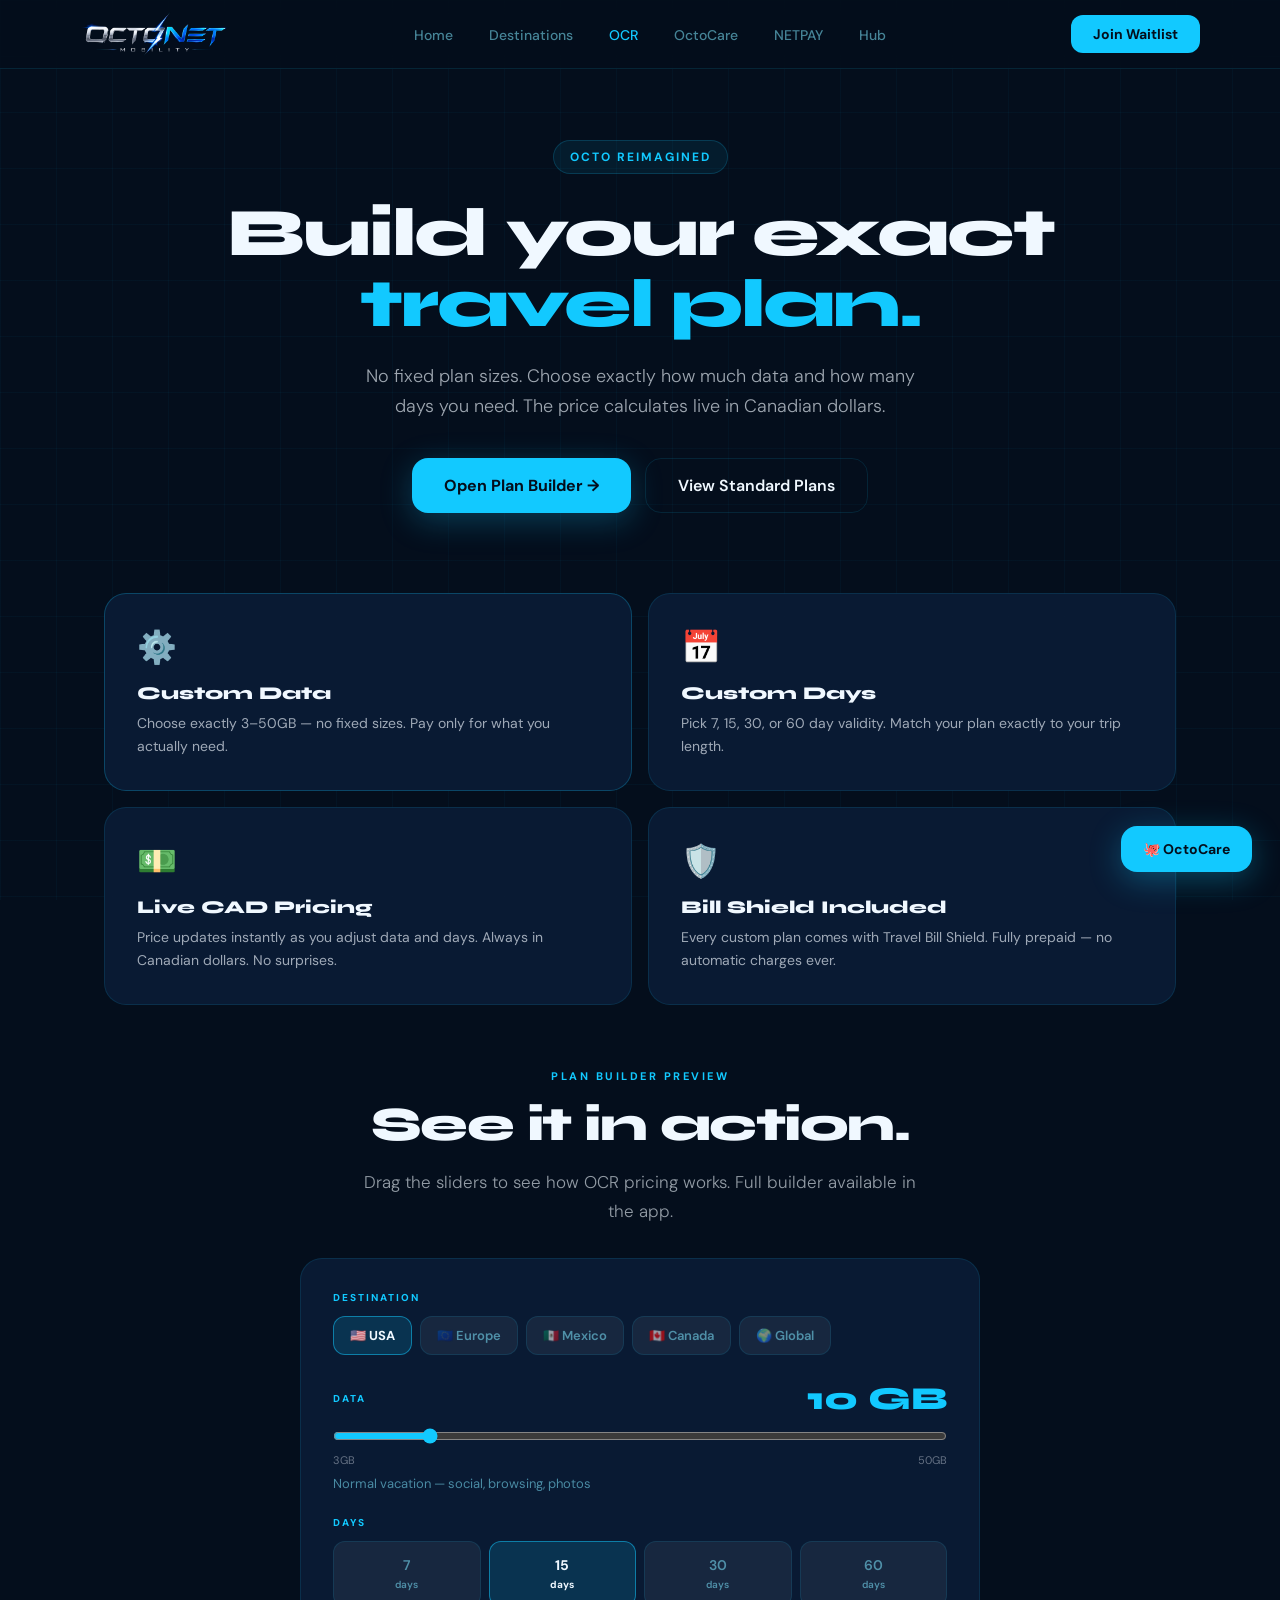
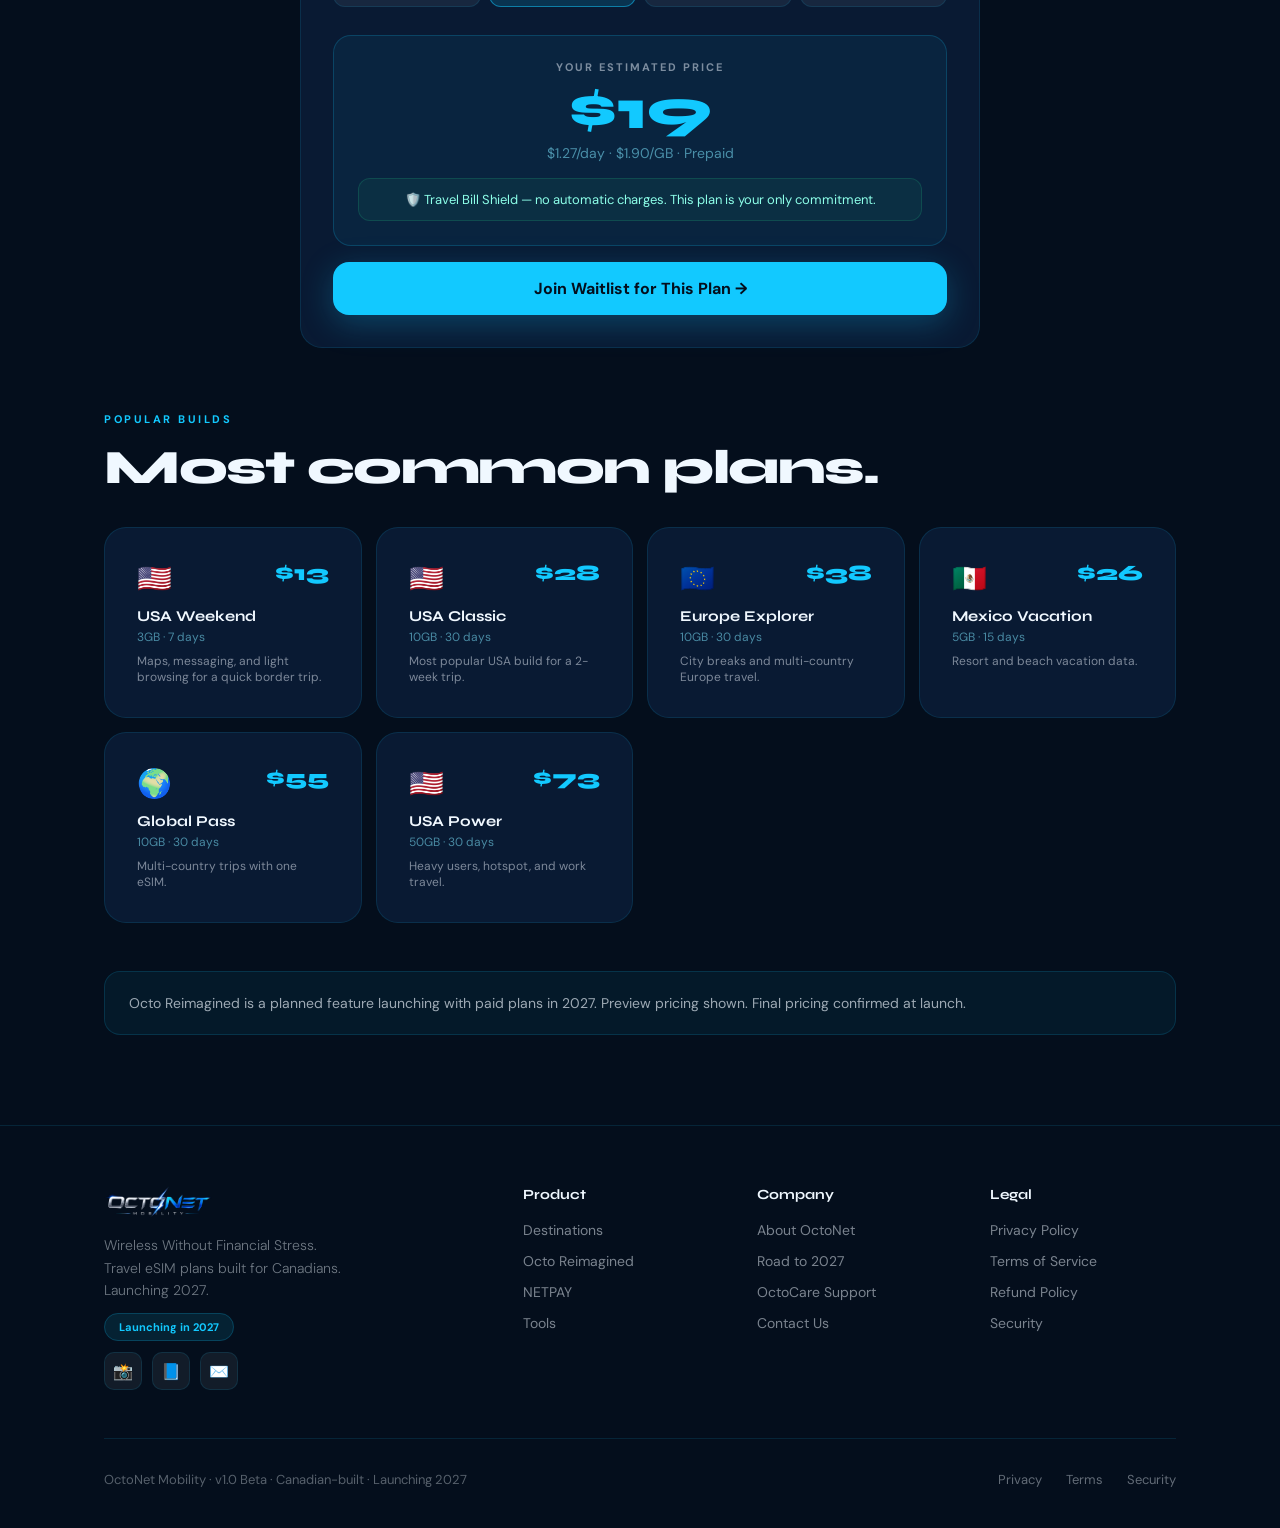
<file: ocr.html>
<!DOCTYPE html>
<html lang="en">
<head>
<meta charset="UTF-8">
<meta name="viewport" content="width=device-width, initial-scale=1.0">
<meta name="description" content="Build your exact travel eSIM plan with Octo Reimagined. Live CAD pricing.">
<meta name="theme-color" content="#040E1C">
<title>Octo Reimagined | OctoNet Mobility</title>
<link rel="preconnect" href="https://fonts.googleapis.com">
<link rel="preconnect" href="https://fonts.gstatic.com" crossorigin>
<link href="https://fonts.googleapis.com/css2?family=Syne:wght@400;600;700;800&family=DM+Sans:ital,wght@0,300;0,400;0,500;0,600;1,300&display=swap" rel="stylesheet">
<style>
:root{--navy:#040E1C;--navy2:#071426;--navy3:#0A1E38;--card:rgba(10,28,54,0.92);--cyan:#12C9FF;--cyan2:#7DE7FF;--green:#1D9E75;--border:rgba(18,201,255,0.12);--muted:rgba(125,231,255,0.55);--text:#F0F8FF;--radius:22px;--font-display:'Syne',sans-serif;--font-body:'DM Sans',sans-serif;}
*,*::before,*::after{box-sizing:border-box;margin:0;padding:0;}
html{scroll-behavior:smooth;}
body{font-family:var(--font-body);background:var(--navy);color:var(--text);overflow-x:hidden;-webkit-font-smoothing:antialiased;}
body::before{content:'';position:fixed;inset:0;z-index:0;pointer-events:none;background-image:linear-gradient(rgba(18,201,255,0.035) 1px,transparent 1px),linear-gradient(90deg,rgba(18,201,255,0.035) 1px,transparent 1px);background-size:56px 56px;}
.container{max-width:1120px;margin:0 auto;padding:0 24px;position:relative;z-index:1;}
section{padding:90px 0;position:relative;}
nav{position:fixed;top:0;left:0;right:0;z-index:100;padding:0 24px;backdrop-filter:blur(20px);-webkit-backdrop-filter:blur(20px);border-bottom:1px solid var(--border);background:rgba(4,14,28,0.88);}
.nav-inner{max-width:1120px;margin:0 auto;display:flex;align-items:center;justify-content:space-between;height:68px;}
.nav-logo{display:flex;align-items:center;gap:12px;text-decoration:none;}
.nav-logo img{height:44px;}
.nav-logo-text{font-family:var(--font-display);font-weight:800;font-size:17px;color:var(--text);letter-spacing:-0.3px;}
.nav-links{display:flex;align-items:center;gap:8px;list-style:none;}
.nav-links a{color:var(--muted);text-decoration:none;font-size:14px;font-weight:500;padding:8px 14px;border-radius:10px;transition:color 0.2s,background 0.2s;}
.nav-links a:hover{color:var(--text);background:rgba(255,255,255,0.06);}
.nav-links a.active{color:var(--cyan);}
.nav-cta{background:var(--cyan);color:#040E1C;font-weight:700;font-size:14px;padding:10px 22px;border-radius:12px;text-decoration:none;transition:opacity 0.2s,transform 0.15s;}
.nav-cta:hover{opacity:0.88;transform:translateY(-1px);}
.page-hero{padding:140px 0 80px;text-align:center;}
.page-eyebrow{display:inline-flex;align-items:center;gap:8px;background:rgba(18,201,255,0.08);border:1px solid rgba(18,201,255,0.18);color:var(--cyan);font-size:12px;font-weight:700;letter-spacing:2px;text-transform:uppercase;padding:8px 16px;border-radius:999px;margin-bottom:24px;}
.page-title{font-family:var(--font-display);font-size:clamp(38px,5.5vw,68px);font-weight:800;letter-spacing:-2px;line-height:1.05;margin-bottom:20px;}
.page-title em{font-style:normal;color:var(--cyan);}
.page-subtitle{font-size:18px;color:rgba(240,248,255,0.65);line-height:1.7;font-weight:300;max-width:580px;margin:0 auto;}
.card{background:var(--card);border:1px solid var(--border);border-radius:var(--radius);padding:32px;transition:border-color 0.3s,transform 0.25s;}
.card:hover{border-color:rgba(18,201,255,0.28);transform:translateY(-3px);}
.section-eyebrow{font-size:11px;font-weight:700;letter-spacing:2.5px;text-transform:uppercase;color:var(--cyan);margin-bottom:16px;}
.section-title{font-family:var(--font-display);font-size:clamp(30px,4vw,48px);font-weight:800;letter-spacing:-1.5px;line-height:1.1;margin-bottom:16px;}
.section-sub{font-size:17px;color:rgba(240,248,255,0.6);line-height:1.7;font-weight:300;max-width:560px;}
.btn-primary{background:var(--cyan);color:#040E1C;font-weight:700;font-size:16px;padding:16px 32px;border-radius:16px;text-decoration:none;border:none;cursor:pointer;transition:opacity 0.2s,transform 0.15s,box-shadow 0.2s;box-shadow:0 8px 32px rgba(18,201,255,0.25);display:inline-flex;align-items:center;gap:8px;font-family:var(--font-body);}
.btn-primary:hover{opacity:0.88;transform:translateY(-2px);}
.btn-secondary{background:transparent;color:var(--text);font-weight:600;font-size:16px;padding:16px 32px;border-radius:16px;text-decoration:none;border:1px solid var(--border);transition:background 0.2s,border-color 0.2s,transform 0.15s;display:inline-flex;align-items:center;gap:8px;font-family:var(--font-body);}
.btn-secondary:hover{background:rgba(255,255,255,0.06);border-color:rgba(18,201,255,0.3);transform:translateY(-2px);}
footer{border-top:1px solid var(--border);padding:60px 0 40px;background:rgba(4,14,28,0.8);}
.footer-inner{max-width:1120px;margin:0 auto;padding:0 24px;}
.footer-top{display:grid;grid-template-columns:2fr 1fr 1fr 1fr;gap:48px;padding-bottom:48px;border-bottom:1px solid var(--border);}
.footer-brand{}
.footer-logo{display:flex;align-items:center;gap:10px;margin-bottom:16px;}
.footer-logo img{height:32px;}
.footer-logo-name{font-family:var(--font-display);font-weight:800;font-size:16px;}
.footer-tagline{font-size:14px;color:rgba(240,248,255,0.45);line-height:1.6;font-weight:300;max-width:240px;}
.footer-social{display:flex;gap:10px;margin-top:20px;}
.social-btn{width:38px;height:38px;border-radius:10px;background:rgba(255,255,255,0.06);border:1px solid var(--border);display:flex;align-items:center;justify-content:center;font-size:16px;text-decoration:none;transition:background 0.2s,border-color 0.2s;}
.social-btn:hover{background:rgba(18,201,255,0.10);border-color:rgba(18,201,255,0.2);}
.footer-col h4{font-family:var(--font-display);font-size:14px;font-weight:700;margin-bottom:16px;}
.footer-col ul{list-style:none;display:flex;flex-direction:column;gap:10px;}
.footer-col ul a{color:rgba(240,248,255,0.5);text-decoration:none;font-size:14px;transition:color 0.2s;}
.footer-col ul a:hover{color:var(--text);}
.footer-bottom{display:flex;align-items:center;justify-content:space-between;padding-top:32px;flex-wrap:wrap;gap:12px;}
.footer-copy{font-size:13px;color:rgba(240,248,255,0.35);}
.footer-bottom-links{display:flex;gap:24px;}
.footer-bottom-links a{font-size:13px;color:rgba(240,248,255,0.4);text-decoration:none;transition:color 0.2s;}
.footer-bottom-links a:hover{color:var(--cyan);}
.float-btn{position:fixed;bottom:28px;right:28px;z-index:99;background:var(--cyan);color:#040E1C;font-weight:700;font-size:14px;padding:14px 22px;border-radius:16px;text-decoration:none;display:flex;align-items:center;gap:8px;box-shadow:0 8px 32px rgba(18,201,255,0.3);transition:transform 0.2s,box-shadow 0.2s;}
.float-btn:hover{transform:translateY(-3px);box-shadow:0 12px 40px rgba(18,201,255,0.4);}
.reveal{opacity:0;transform:translateY(24px);transition:opacity 0.65s ease,transform 0.65s ease;}
.reveal.visible{opacity:1;transform:translateY(0);}
.notice{background:rgba(18,201,255,0.06);border:1px solid rgba(18,201,255,0.15);border-radius:16px;padding:20px 24px;font-size:14px;color:rgba(240,248,255,0.65);line-height:1.6;}
@media(max-width:900px){.footer-top{grid-template-columns:1fr 1fr;}.nav-links{display:none;}}
@media(max-width:600px){section{padding:64px 0;}.footer-top{grid-template-columns:1fr;}}
</style>
<script>
document.addEventListener('DOMContentLoaded',()=>{
  const obs=new IntersectionObserver(entries=>entries.forEach(e=>{if(e.isIntersecting)e.target.classList.add('visible');}),{threshold:0.1,rootMargin:'0px 0px -40px 0px'});
  document.querySelectorAll('.reveal').forEach(el=>obs.observe(el));
});
</script>

</head>
<body>
<nav>
  <div class="nav-inner">
    <a href="/" class="nav-logo">
      <img src="/assets/octonet-mobility-logo.png" alt="OctoNet Mobility">
      
    </a>
    <ul class="nav-links"><li><a href="/" >Home</a></li><li><a href="/plans.html" >Destinations</a></li><li><a href="/ocr.html" class=active>OCR</a></li><li><a href="/support.html" >OctoCare</a></li><li><a href="/netpay.html" >NETPAY</a></li><li><a href="/about.html" >Hub</a></li></ul>
    <a href="/#waitlist" class="nav-cta">Join Waitlist</a>
  </div>
</nav>

<section class="page-hero">
  <div class="container">
    <div class="page-eyebrow">Octo Reimagined</div>
    <h1 class="page-title">Build your exact<br><em>travel plan.</em></h1>
    <p class="page-subtitle">No fixed plan sizes. Choose exactly how much data and how many days you need. The price calculates live in Canadian dollars.</p>
    <div style="display:flex;gap:14px;justify-content:center;margin-top:36px;flex-wrap:wrap;">
      <a href="/plan-builder.html" class="btn-primary">Open Plan Builder →</a>
      <a href="/plans.html" class="btn-secondary">View Standard Plans</a>
    </div>
  </div>
</section>

<section style="padding-top:0;">
  <div class="container">

    <!-- What makes OCR different -->
    <div style="display:grid;grid-template-columns:repeat(2,1fr);gap:16px;margin-bottom:64px;">
      <div class="card reveal" style="border-color:rgba(18,201,255,0.25);">
        <div style="font-size:32px;margin-bottom:14px;">⚙️</div>
        <div style="font-family:var(--font-display);font-size:18px;font-weight:800;margin-bottom:8px;">Custom Data</div>
        <p style="font-size:14px;color:rgba(240,248,255,0.65);line-height:1.65;">Choose exactly 3–50GB — no fixed sizes. Pay only for what you actually need.</p>
      </div>
      <div class="card reveal">
        <div style="font-size:32px;margin-bottom:14px;">📅</div>
        <div style="font-family:var(--font-display);font-size:18px;font-weight:800;margin-bottom:8px;">Custom Days</div>
        <p style="font-size:14px;color:rgba(240,248,255,0.65);line-height:1.65;">Pick 7, 15, 30, or 60 day validity. Match your plan exactly to your trip length.</p>
      </div>
      <div class="card reveal">
        <div style="font-size:32px;margin-bottom:14px;">💵</div>
        <div style="font-family:var(--font-display);font-size:18px;font-weight:800;margin-bottom:8px;">Live CAD Pricing</div>
        <p style="font-size:14px;color:rgba(240,248,255,0.65);line-height:1.65;">Price updates instantly as you adjust data and days. Always in Canadian dollars. No surprises.</p>
      </div>
      <div class="card reveal">
        <div style="font-size:32px;margin-bottom:14px;">🛡️</div>
        <div style="font-family:var(--font-display);font-size:18px;font-weight:800;margin-bottom:8px;">Bill Shield Included</div>
        <p style="font-size:14px;color:rgba(240,248,255,0.65);line-height:1.65;">Every custom plan comes with Travel Bill Shield. Fully prepaid — no automatic charges ever.</p>
      </div>
    </div>

    <!-- Interactive builder preview -->
    <div class="reveal" style="margin-bottom:32px;text-align:center;">
      <div class="section-eyebrow">Plan Builder Preview</div>
      <h2 class="section-title">See it in action.</h2>
      <p class="section-sub" style="margin:0 auto;">Drag the sliders to see how OCR pricing works. Full builder available in the app.</p>
    </div>

    <div class="card reveal" style="margin-bottom:64px;max-width:680px;margin-left:auto;margin-right:auto;">
      <!-- Destination -->
      <div style="margin-bottom:24px;">
        <div style="font-size:10px;font-weight:800;letter-spacing:2px;color:var(--cyan);margin-bottom:12px;">DESTINATION</div>
        <div style="display:flex;gap:8px;flex-wrap:wrap;" id="destBtns">
          <button onclick="setDest('usa',12,0.55,0.40,this)" style="background:rgba(18,201,255,0.15);border:1.5px solid rgba(18,201,255,0.5);color:var(--text);font-weight:700;font-size:13px;padding:10px 16px;border-radius:12px;cursor:pointer;font-family:var(--font-body);">🇺🇸 USA</button>
          <button onclick="setDest('europe',16,0.70,0.50,this)" style="background:rgba(255,255,255,0.06);border:1px solid var(--border);color:var(--muted);font-weight:600;font-size:13px;padding:10px 16px;border-radius:12px;cursor:pointer;font-family:var(--font-body);">🇪🇺 Europe</button>
          <button onclick="setDest('mexico',19,0.85,0.55,this)" style="background:rgba(255,255,255,0.06);border:1px solid var(--border);color:var(--muted);font-weight:600;font-size:13px;padding:10px 16px;border-radius:12px;cursor:pointer;font-family:var(--font-body);">🇲🇽 Mexico</button>
          <button onclick="setDest('canada',15,0.65,0.45,this)" style="background:rgba(255,255,255,0.06);border:1px solid var(--border);color:var(--muted);font-weight:600;font-size:13px;padding:10px 16px;border-radius:12px;cursor:pointer;font-family:var(--font-body);">🇨🇦 Canada</button>
          <button onclick="setDest('global',25,1.10,0.70,this)" style="background:rgba(255,255,255,0.06);border:1px solid var(--border);color:var(--muted);font-weight:600;font-size:13px;padding:10px 16px;border-radius:12px;cursor:pointer;font-family:var(--font-body);">🌍 Global</button>
        </div>
      </div>

      <!-- Data slider -->
      <div style="margin-bottom:24px;">
        <div style="display:flex;justify-content:space-between;align-items:center;margin-bottom:10px;">
          <div style="font-size:10px;font-weight:800;letter-spacing:2px;color:var(--cyan);">DATA</div>
          <div style="font-family:var(--font-display);font-size:32px;font-weight:800;color:var(--cyan);" id="gbDisplay">10 GB</div>
        </div>
        <input type="range" id="gbSlider" min="3" max="50" value="10" oninput="updatePrice()" style="width:100%;accent-color:var(--cyan);cursor:pointer;">
        <div style="display:flex;justify-content:space-between;font-size:11px;color:rgba(240,248,255,0.4);margin-top:4px;"><span>3GB</span><span>50GB</span></div>
        <div style="font-size:13px;color:var(--muted);margin-top:8px;" id="usageHint">Normal vacation — social, browsing, photos</div>
      </div>

      <!-- Days -->
      <div style="margin-bottom:28px;">
        <div style="font-size:10px;font-weight:800;letter-spacing:2px;color:var(--cyan);margin-bottom:12px;">DAYS</div>
        <div style="display:grid;grid-template-columns:repeat(4,1fr);gap:8px;" id="dayBtns">
          <button onclick="setDays(7,this)" style="background:rgba(255,255,255,0.06);border:1px solid var(--border);color:var(--muted);font-weight:600;padding:14px 8px;border-radius:12px;cursor:pointer;font-family:var(--font-body);font-size:14px;">7<br><span style="font-size:10px;">days</span></button>
          <button onclick="setDays(15,this)" style="background:rgba(18,201,255,0.15);border:1.5px solid rgba(18,201,255,0.5);color:var(--text);font-weight:700;padding:14px 8px;border-radius:12px;cursor:pointer;font-family:var(--font-body);font-size:14px;">15<br><span style="font-size:10px;">days</span></button>
          <button onclick="setDays(30,this)" style="background:rgba(255,255,255,0.06);border:1px solid var(--border);color:var(--muted);font-weight:600;padding:14px 8px;border-radius:12px;cursor:pointer;font-family:var(--font-body);font-size:14px;">30<br><span style="font-size:10px;">days</span></button>
          <button onclick="setDays(60,this)" style="background:rgba(255,255,255,0.06);border:1px solid var(--border);color:var(--muted);font-weight:600;padding:14px 8px;border-radius:12px;cursor:pointer;font-family:var(--font-body);font-size:14px;">60<br><span style="font-size:10px;">days</span></button>
        </div>
      </div>

      <!-- Price display -->
      <div style="background:rgba(18,201,255,0.06);border:1px solid rgba(18,201,255,0.2);border-radius:18px;padding:24px;text-align:center;">
        <div style="font-size:11px;font-weight:700;letter-spacing:2px;color:rgba(240,248,255,0.5);margin-bottom:8px;">YOUR ESTIMATED PRICE</div>
        <div style="font-family:var(--font-display);font-size:56px;font-weight:800;color:var(--cyan);line-height:1;" id="priceDisplay">$28</div>
        <div style="font-size:14px;color:var(--muted);margin-top:6px;" id="priceDetail">$0.93/day · $2.80/GB · Prepaid</div>
        <div style="margin-top:16px;background:rgba(29,158,117,0.10);border:1px solid rgba(29,158,117,0.25);border-radius:12px;padding:12px;font-size:13px;color:#8DFFE9;">
          🛡️ Travel Bill Shield — no automatic charges. This plan is your only commitment.
        </div>
      </div>

      <a href="/#waitlist" class="btn-primary" style="width:100%;justify-content:center;margin-top:16px;">Join Waitlist for This Plan →</a>
    </div>

    <!-- Example builds -->
    <div class="reveal" style="margin-bottom:32px;">
      <div class="section-eyebrow">Popular Builds</div>
      <h2 class="section-title">Most common plans.</h2>
    </div>
    <div style="display:grid;grid-template-columns:repeat(auto-fit,minmax(240px,1fr));gap:14px;margin-bottom:48px;">

      <div class="card reveal">
        <div style="display:flex;justify-content:space-between;align-items:flex-start;margin-bottom:10px;">
          <span style="font-size:28px;">🇺🇸</span>
          <span style="font-family:var(--font-display);font-size:22px;font-weight:800;color:var(--cyan);">$13</span>
        </div>
        <div style="font-family:var(--font-display);font-size:15px;font-weight:700;margin-bottom:4px;">USA Weekend</div>
        <div style="font-size:12px;color:var(--muted);margin-bottom:8px;">3GB · 7 days</div>
        <div style="font-size:12px;color:rgba(240,248,255,0.5);">Maps, messaging, and light browsing for a quick border trip.</div>
      </div>
      <div class="card reveal">
        <div style="display:flex;justify-content:space-between;align-items:flex-start;margin-bottom:10px;">
          <span style="font-size:28px;">🇺🇸</span>
          <span style="font-family:var(--font-display);font-size:22px;font-weight:800;color:var(--cyan);">$28</span>
        </div>
        <div style="font-family:var(--font-display);font-size:15px;font-weight:700;margin-bottom:4px;">USA Classic</div>
        <div style="font-size:12px;color:var(--muted);margin-bottom:8px;">10GB · 30 days</div>
        <div style="font-size:12px;color:rgba(240,248,255,0.5);">Most popular USA build for a 2-week trip.</div>
      </div>
      <div class="card reveal">
        <div style="display:flex;justify-content:space-between;align-items:flex-start;margin-bottom:10px;">
          <span style="font-size:28px;">🇪🇺</span>
          <span style="font-family:var(--font-display);font-size:22px;font-weight:800;color:var(--cyan);">$38</span>
        </div>
        <div style="font-family:var(--font-display);font-size:15px;font-weight:700;margin-bottom:4px;">Europe Explorer</div>
        <div style="font-size:12px;color:var(--muted);margin-bottom:8px;">10GB · 30 days</div>
        <div style="font-size:12px;color:rgba(240,248,255,0.5);">City breaks and multi-country Europe travel.</div>
      </div>
      <div class="card reveal">
        <div style="display:flex;justify-content:space-between;align-items:flex-start;margin-bottom:10px;">
          <span style="font-size:28px;">🇲🇽</span>
          <span style="font-family:var(--font-display);font-size:22px;font-weight:800;color:var(--cyan);">$26</span>
        </div>
        <div style="font-family:var(--font-display);font-size:15px;font-weight:700;margin-bottom:4px;">Mexico Vacation</div>
        <div style="font-size:12px;color:var(--muted);margin-bottom:8px;">5GB · 15 days</div>
        <div style="font-size:12px;color:rgba(240,248,255,0.5);">Resort and beach vacation data.</div>
      </div>
      <div class="card reveal">
        <div style="display:flex;justify-content:space-between;align-items:flex-start;margin-bottom:10px;">
          <span style="font-size:28px;">🌍</span>
          <span style="font-family:var(--font-display);font-size:22px;font-weight:800;color:var(--cyan);">$55</span>
        </div>
        <div style="font-family:var(--font-display);font-size:15px;font-weight:700;margin-bottom:4px;">Global Pass</div>
        <div style="font-size:12px;color:var(--muted);margin-bottom:8px;">10GB · 30 days</div>
        <div style="font-size:12px;color:rgba(240,248,255,0.5);">Multi-country trips with one eSIM.</div>
      </div>
      <div class="card reveal">
        <div style="display:flex;justify-content:space-between;align-items:flex-start;margin-bottom:10px;">
          <span style="font-size:28px;">🇺🇸</span>
          <span style="font-family:var(--font-display);font-size:22px;font-weight:800;color:var(--cyan);">$73</span>
        </div>
        <div style="font-family:var(--font-display);font-size:15px;font-weight:700;margin-bottom:4px;">USA Power</div>
        <div style="font-size:12px;color:var(--muted);margin-bottom:8px;">50GB · 30 days</div>
        <div style="font-size:12px;color:rgba(240,248,255,0.5);">Heavy users, hotspot, and work travel.</div>
      </div>
    </div>

    <div class="notice reveal">
      Octo Reimagined is a planned feature launching with paid plans in 2027. Preview pricing shown. Final pricing confirmed at launch.
    </div>
  </div>
</section>

<script>
let destBase=12, destPerGB=0.55, destPerDay=0.40;
let currentDays=15;

function setDest(id, base, perGB, perDay, btn) {
  destBase=base; destPerGB=perGB; destPerDay=perDay;
  document.querySelectorAll('#destBtns button').forEach(b=>{
    b.style.background='rgba(255,255,255,0.06)';
    b.style.border='1px solid var(--border)';
    b.style.color='var(--muted)';
    b.style.fontWeight='600';
  });
  btn.style.background='rgba(18,201,255,0.15)';
  btn.style.border='1.5px solid rgba(18,201,255,0.5)';
  btn.style.color='var(--text)';
  btn.style.fontWeight='700';
  updatePrice();
}

function setDays(d, btn) {
  currentDays=d;
  document.querySelectorAll('#dayBtns button').forEach(b=>{
    b.style.background='rgba(255,255,255,0.06)';
    b.style.border='1px solid var(--border)';
    b.style.color='var(--muted)';
    b.style.fontWeight='600';
  });
  btn.style.background='rgba(18,201,255,0.15)';
  btn.style.border='1.5px solid rgba(18,201,255,0.5)';
  btn.style.color='var(--text)';
  btn.style.fontWeight='700';
  updatePrice();
}

function updatePrice() {
  const gb = parseInt(document.getElementById('gbSlider').value);
  document.getElementById('gbDisplay').textContent = gb + ' GB';
  const raw = destBase + (gb-3)*destPerGB + (currentDays-7)*destPerDay;
  const discount = gb>20?0.88:gb>10?0.94:1.0;
  const price = Math.max(Math.round(raw*discount), destBase);
  const perDay = (price/currentDays).toFixed(2);
  const perGB = (price/gb).toFixed(2);
  document.getElementById('priceDisplay').textContent = '$'+price;
  document.getElementById('priceDetail').textContent = '$'+perDay+'/day · $'+perGB+'/GB · Prepaid';
  const hints = gb<=5?'Light use — maps, messages, email':gb<=10?'Normal vacation — social, browsing, photos':gb<=20?'Heavy user — hotspot, video calls, work':'Power user — streaming, heavy hotspot';
  document.getElementById('usageHint').textContent = hints;
}
updatePrice();
</script>

<footer>
  <div class="footer-inner">
    <div class="footer-top">
      <div class="footer-brand">
        <div class="footer-logo">
          <img src="/assets/octonet-mobility-logo.png" alt="OctoNet Mobility">
          
        </div>
        <p class="footer-tagline">Wireless Without Financial Stress. Travel eSIM plans built for Canadians. Launching 2027.</p>
        <div style="margin-top:14px;"><span style="background:rgba(18,201,255,0.10);border:1px solid rgba(18,201,255,0.2);color:var(--cyan);font-size:11px;font-weight:700;padding:6px 14px;border-radius:999px;">Launching in 2027</span></div>
        <div class="footer-social" style="margin-top:16px;">
          <a href="https://www.instagram.com/octonetmobility/" class="social-btn">📸</a>
          <a href="https://www.facebook.com/profile.php?id=61589797323715" class="social-btn">📘</a>
          <a href="mailto:hello.octonetmobility@gmail.com" class="social-btn">✉️</a>
        </div>
      </div>
      <div class="footer-col"><h4>Product</h4><ul>
        <li><a href="/plans.html">Destinations</a></li>
        <li><a href="/ocr.html">Octo Reimagined</a></li>
        <li><a href="/netpay.html">NETPAY</a></li>
        <li><a href="/tools.html">Tools</a></li>
      </ul></div>
      <div class="footer-col"><h4>Company</h4><ul>
        <li><a href="/about.html">About OctoNet</a></li>
        <li><a href="/road-to-2027.html">Road to 2027</a></li>
        <li><a href="/support.html">OctoCare Support</a></li>
        <li><a href="mailto:hello.octonetmobility@gmail.com">Contact Us</a></li>
      </ul></div>
      <div class="footer-col"><h4>Legal</h4><ul>
        <li><a href="/privacy.html">Privacy Policy</a></li>
        <li><a href="/privacy.html">Terms of Service</a></li>
        <li><a href="/privacy.html">Refund Policy</a></li>
        <li><a href="/security.html">Security</a></li>
      </ul></div>
    </div>
    <div class="footer-bottom">
      <p class="footer-copy">OctoNet Mobility · v1.0 Beta · Canadian-built · Launching 2027</p>
      <div class="footer-bottom-links">
        <a href="/privacy.html">Privacy</a>
        <a href="/privacy.html">Terms</a>
        <a href="/security.html">Security</a>
      </div>
    </div>
  </div>
</footer>
<a href="/support.html" class="float-btn">🐙 OctoCare</a>
<script>
document.addEventListener('DOMContentLoaded',()=>{
  const obs=new IntersectionObserver(entries=>entries.forEach(e=>{if(e.isIntersecting)e.target.classList.add('visible');}),{threshold:0.1,rootMargin:'0px 0px -40px 0px'});
  document.querySelectorAll('.reveal').forEach(el=>obs.observe(el));
});
</script>
</body></html>
</file>
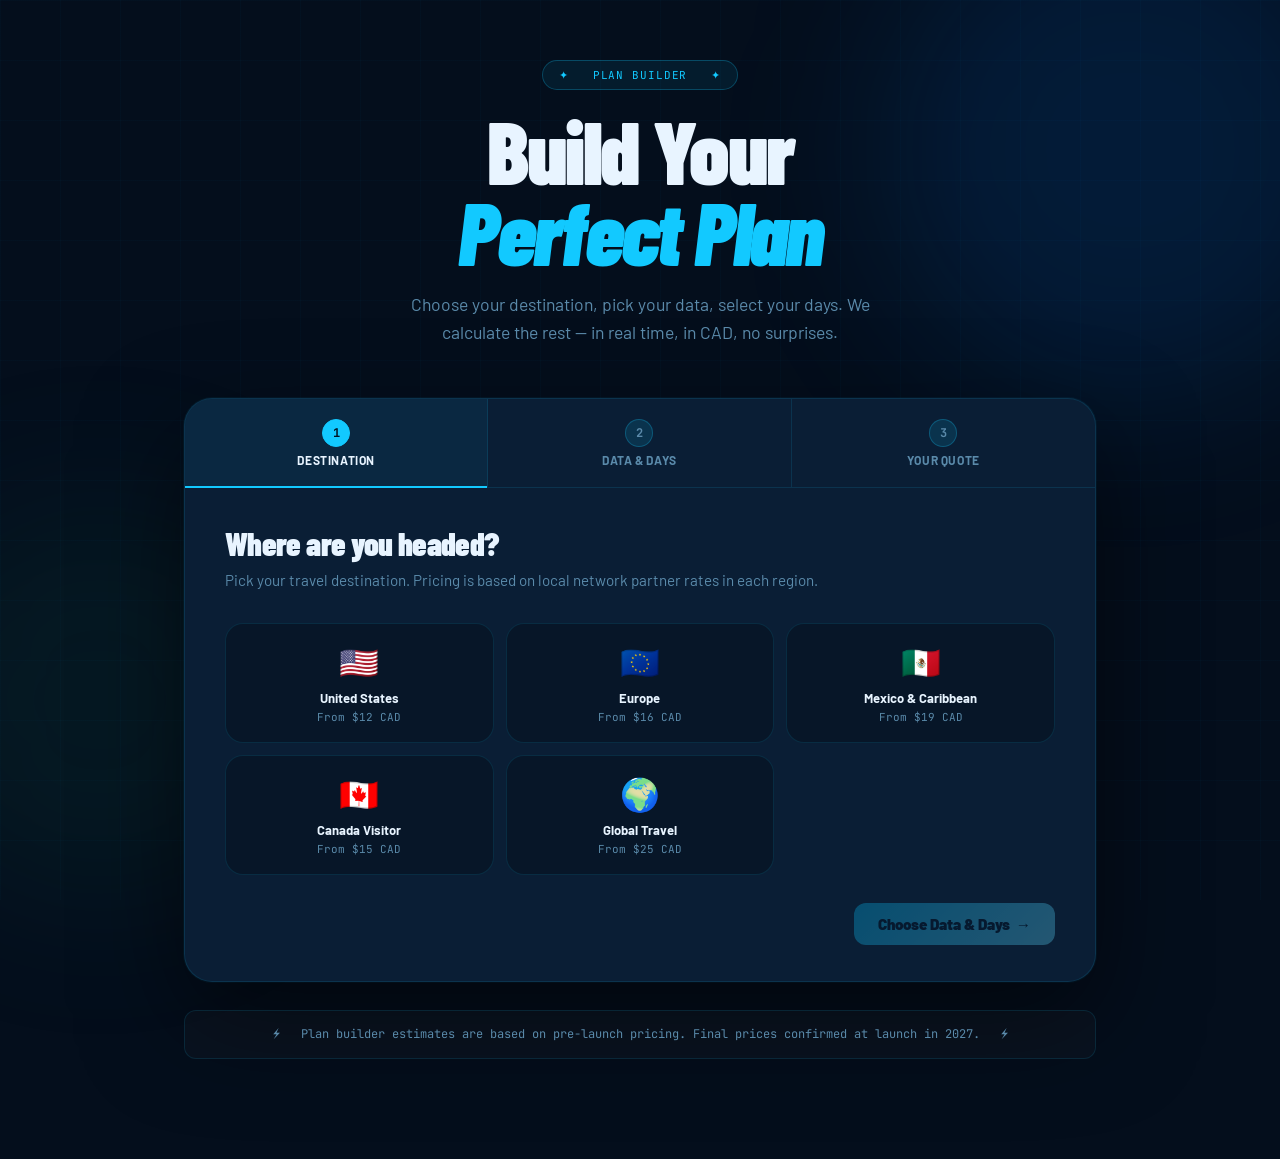
<file: plan-builder.html>
<!DOCTYPE html>
<html lang="en">
<head>
<meta charset="UTF-8">
<meta name="viewport" content="width=device-width,initial-scale=1">
<title>OctoNet Mobility — Build Your Plan</title>
<style>
  @import url('https://fonts.googleapis.com/css2?family=Barlow:ital,wght@0,400;0,600;0,700;0,900;1,900&family=Barlow+Condensed:wght@700;900&family=JetBrains+Mono:wght@400;700&display=swap');

  :root {
    --bg:       #040e1c;
    --bg2:      #071628;
    --card:     #0a1e35;
    --card2:    #0d2440;
    --cyan:     #12c9ff;
    --cyan2:    #63ddff;
    --green:    #1d9e75;
    --green2:   #0fcc8e;
    --border:   rgba(18,201,255,0.12);
    --border2:  rgba(18,201,255,0.25);
    --muted:    #5a8aaa;
    --text:     #e8f4ff;
    --amber:    #f59e0b;
  }

  * { box-sizing: border-box; margin: 0; padding: 0; }

  body {
    background: var(--bg);
    color: var(--text);
    font-family: 'Barlow', sans-serif;
    min-height: 100vh;
    overflow-x: hidden;
  }

  /* ── GRID BACKGROUND ── */
  body::before {
    content: "";
    position: fixed; inset: 0; z-index: 0;
    background-image:
      linear-gradient(rgba(18,201,255,0.025) 1px, transparent 1px),
      linear-gradient(90deg, rgba(18,201,255,0.025) 1px, transparent 1px);
    background-size: 60px 60px;
    pointer-events: none;
  }

  /* ── GLOW ORBS ── */
  .orb {
    position: fixed; border-radius: 50%;
    filter: blur(80px); pointer-events: none; z-index: 0;
  }
  .orb1 { width: 500px; height: 500px; background: rgba(0,120,255,0.12); top: -100px; right: -100px; }
  .orb2 { width: 400px; height: 400px; background: rgba(29,158,117,0.08); bottom: 0; left: -100px; }

  /* ── LAYOUT ── */
  .container {
    position: relative; z-index: 1;
    max-width: 960px; margin: 0 auto;
    padding: 60px 24px 100px;
  }

  /* ── HEADER ── */
  .page-header { text-align: center; margin-bottom: 52px; }
  .page-chip {
    display: inline-flex; align-items: center; gap: 8px;
    padding: 7px 16px; border-radius: 999px; margin-bottom: 20px;
    background: rgba(18,201,255,0.08); border: 1px solid var(--border2);
    font-family: 'JetBrains Mono', monospace; font-size: 11px;
    color: var(--cyan); letter-spacing: 0.08em;
  }
  .page-header h1 {
    font-family: 'Barlow Condensed', sans-serif;
    font-size: clamp(3rem, 8vw, 5.5rem);
    font-weight: 900; line-height: 0.92;
    letter-spacing: -0.03em; margin-bottom: 18px;
  }
  .page-header h1 em { font-style: italic; color: var(--cyan); }
  .page-header p { font-size: 1.1rem; color: var(--muted); max-width: 500px; margin: 0 auto; line-height: 1.6; }

  /* ── BUILDER CARD ── */
  .builder {
    background: var(--card);
    border: 1px solid var(--border);
    border-radius: 28px;
    overflow: hidden;
    box-shadow: 0 40px 100px rgba(0,0,0,0.5), 0 0 0 1px rgba(18,201,255,0.06);
  }

  /* ── STEP TABS ── */
  .steps-bar {
    display: grid; grid-template-columns: repeat(3,1fr);
    border-bottom: 1px solid var(--border);
  }
  .step-tab {
    padding: 20px; text-align: center; cursor: pointer;
    position: relative; transition: background 0.25s;
    border-right: 1px solid var(--border);
  }
  .step-tab:last-child { border-right: none; }
  .step-tab.active { background: rgba(18,201,255,0.06); }
  .step-tab.done   { background: rgba(29,158,117,0.05); }
  .step-tab::after {
    content: ""; position: absolute; bottom: -1px; left: 0; right: 0; height: 2px;
    background: var(--cyan); transform: scaleX(0); transition: transform 0.3s;
  }
  .step-tab.active::after { transform: scaleX(1); }
  .step-tab.done::after  { background: var(--green); transform: scaleX(1); }
  .step-num {
    width: 28px; height: 28px; border-radius: 50%;
    background: var(--border); border: 1px solid var(--border2);
    display: inline-flex; align-items: center; justify-content: center;
    font-family: 'JetBrains Mono', monospace; font-size: 12px; font-weight: 700;
    color: var(--muted); margin-bottom: 6px; transition: all 0.25s;
  }
  .step-tab.active .step-num { background: var(--cyan); color: #001321; border-color: var(--cyan); }
  .step-tab.done   .step-num { background: var(--green); color: white; border-color: var(--green); }
  .step-label { font-size: 12px; color: var(--muted); font-weight: 700; letter-spacing: 0.05em; text-transform: uppercase; display: block; }
  .step-tab.active .step-label,
  .step-tab.done   .step-label { color: var(--text); }

  /* ── STEP PANELS ── */
  .step-panel { display: none; padding: 36px 40px; animation: fadeUp 0.3s ease; }
  .step-panel.active { display: block; }
  @keyframes fadeUp {
    from { opacity: 0; transform: translateY(12px); }
    to   { opacity: 1; transform: translateY(0); }
  }
  .step-title {
    font-family: 'Barlow Condensed', sans-serif;
    font-size: 2rem; font-weight: 900; margin-bottom: 6px;
    letter-spacing: -0.02em;
  }
  .step-sub { color: var(--muted); font-size: 0.95rem; margin-bottom: 30px; line-height: 1.6; }

  /* ── DESTINATION GRID ── */
  .dest-grid {
    display: grid; grid-template-columns: repeat(3,1fr); gap: 12px;
  }
  @media (max-width: 600px) { .dest-grid { grid-template-columns: 1fr 1fr; } }

  .dest-card {
    padding: 18px 16px; border-radius: 18px; cursor: pointer;
    background: var(--bg2); border: 1.5px solid var(--border);
    text-align: center; transition: all 0.22s; position: relative;
    overflow: hidden;
  }
  .dest-card::before {
    content: ""; position: absolute; inset: 0;
    background: linear-gradient(135deg, rgba(18,201,255,0.06), transparent);
    opacity: 0; transition: opacity 0.22s;
  }
  .dest-card:hover { border-color: var(--border2); transform: translateY(-3px); }
  .dest-card:hover::before { opacity: 1; }
  .dest-card.selected {
    border-color: var(--cyan); background: rgba(18,201,255,0.07);
    transform: translateY(-3px);
    box-shadow: 0 0 0 1px rgba(18,201,255,0.3), 0 8px 32px rgba(18,201,255,0.1);
  }
  .dest-card.selected::before { opacity: 1; }
  .dest-flag { font-size: 2rem; margin-bottom: 8px; display: block; }
  .dest-name { font-size: 13px; font-weight: 700; color: var(--text); }
  .dest-from { font-size: 11px; color: var(--muted); margin-top: 4px; font-family: 'JetBrains Mono', monospace; }
  .dest-check {
    position: absolute; top: 10px; right: 10px;
    width: 20px; height: 20px; border-radius: 50%;
    background: var(--cyan); color: #001321;
    font-size: 11px; font-weight: 900;
    display: flex; align-items: center; justify-content: center;
    opacity: 0; transform: scale(0); transition: all 0.2s;
  }
  .dest-card.selected .dest-check { opacity: 1; transform: scale(1); }

  /* ── SLIDER SECTION ── */
  .slider-section { margin-bottom: 32px; }
  .slider-label {
    display: flex; justify-content: space-between; align-items: baseline;
    margin-bottom: 14px;
  }
  .slider-label span { font-size: 13px; color: var(--muted); font-weight: 600; }
  .slider-value {
    font-family: 'Barlow Condensed', sans-serif;
    font-size: 3rem; font-weight: 900; color: var(--cyan);
    letter-spacing: -0.04em; line-height: 1;
  }
  .slider-value small { font-size: 1.2rem; color: var(--muted); margin-left: 4px; }

  input[type=range] {
    -webkit-appearance: none; width: 100%; height: 6px;
    border-radius: 999px; outline: none; cursor: pointer;
    background: linear-gradient(to right, var(--cyan) var(--pct, 0%), rgba(255,255,255,0.08) var(--pct, 0%));
    margin-bottom: 10px;
  }
  input[type=range]::-webkit-slider-thumb {
    -webkit-appearance: none;
    width: 24px; height: 24px; border-radius: 50%;
    background: var(--cyan); border: 3px solid var(--bg);
    box-shadow: 0 0 0 2px var(--cyan), 0 4px 16px rgba(18,201,255,0.4);
    transition: transform 0.15s, box-shadow 0.15s;
  }
  input[type=range]::-webkit-slider-thumb:hover {
    transform: scale(1.15);
    box-shadow: 0 0 0 3px var(--cyan), 0 4px 24px rgba(18,201,255,0.6);
  }
  .slider-ticks {
    display: flex; justify-content: space-between;
    font-family: 'JetBrains Mono', monospace; font-size: 10px;
    color: var(--muted); padding: 0 2px;
  }

  /* ── DAYS GRID ── */
  .days-grid { display: grid; grid-template-columns: repeat(4,1fr); gap: 10px; }
  .day-card {
    padding: 18px 10px; border-radius: 16px; cursor: pointer; text-align: center;
    background: var(--bg2); border: 1.5px solid var(--border);
    transition: all 0.22s;
  }
  .day-card:hover { border-color: var(--border2); transform: translateY(-2px); }
  .day-card.selected {
    border-color: var(--cyan); background: rgba(18,201,255,0.07);
    box-shadow: 0 0 0 1px rgba(18,201,255,0.3);
  }
  .day-num {
    font-family: 'Barlow Condensed', sans-serif;
    font-size: 2rem; font-weight: 900; color: var(--text); line-height: 1;
  }
  .day-card.selected .day-num { color: var(--cyan); }
  .day-label { font-size: 11px; color: var(--muted); margin-top: 4px; font-weight: 700; letter-spacing: 0.05em; }

  /* ── USAGE HINTS ── */
  .usage-hints {
    display: grid; grid-template-columns: repeat(2,1fr); gap: 10px; margin-top: 24px;
  }
  .hint {
    padding: 12px 14px; border-radius: 14px;
    background: rgba(255,255,255,0.03); border: 1px solid var(--border);
    font-size: 12px; color: var(--muted); display: flex; gap: 10px; align-items: flex-start;
  }
  .hint-icon { font-size: 16px; flex-shrink: 0; }
  .hint b { color: var(--text); display: block; margin-bottom: 2px; font-size: 12px; }

  /* ── QUOTE / SUMMARY PANEL ── */
  .quote-panel {
    background: var(--bg2);
    border-top: 1px solid var(--border);
    padding: 28px 40px;
  }
  .quote-grid { display: grid; grid-template-columns: 1fr auto; gap: 24px; align-items: center; }
  .quote-details { display: flex; flex-wrap: wrap; gap: 20px; margin-bottom: 8px; }
  .quote-detail { text-align: left; }
  .qd-label { font-size: 10px; color: var(--muted); letter-spacing: 0.1em; text-transform: uppercase; font-weight: 700; font-family: 'JetBrains Mono', monospace; margin-bottom: 3px; }
  .qd-val { font-size: 15px; font-weight: 700; color: var(--text); }
  .qd-val.empty { color: var(--muted); }

  .price-block { text-align: right; }
  .price-note { font-size: 11px; color: var(--muted); margin-bottom: 4px; font-family: 'JetBrains Mono', monospace; }
  .price-main {
    font-family: 'Barlow Condensed', sans-serif;
    font-size: 3.5rem; font-weight: 900; line-height: 1;
    letter-spacing: -0.04em;
    background: linear-gradient(135deg, var(--cyan), var(--green2));
    -webkit-background-clip: text; -webkit-text-fill-color: transparent;
  }
  .price-currency { font-size: 1.4rem; }
  .price-sub { font-size: 11px; color: var(--muted); margin-top: 4px; }

  /* ── CTA ── */
  .cta-row { display: flex; gap: 12px; flex-wrap: wrap; align-items: center; margin-top: 20px; }
  .btn-primary {
    display: inline-flex; align-items: center; gap: 8px;
    padding: 14px 28px; border-radius: 14px;
    background: linear-gradient(135deg, #03bff8, #63ddff);
    color: #001321; font-weight: 900; font-size: 1rem;
    border: none; cursor: pointer; transition: all 0.22s;
    font-family: 'Barlow', sans-serif;
  }
  .btn-primary:hover { transform: translateY(-3px); box-shadow: 0 8px 28px rgba(0,190,255,0.35); }
  .btn-primary:disabled { opacity: 0.4; cursor: not-allowed; transform: none; box-shadow: none; }
  .btn-secondary {
    display: inline-flex; align-items: center; gap: 8px;
    padding: 14px 22px; border-radius: 14px;
    background: transparent; color: var(--muted);
    font-weight: 700; font-size: 0.95rem;
    border: 1px solid var(--border); cursor: pointer; transition: all 0.22s;
    font-family: 'Barlow', sans-serif;
  }
  .btn-secondary:hover { border-color: var(--border2); color: var(--text); }

  /* ── NAV BUTTONS ── */
  .step-nav { display: flex; justify-content: space-between; align-items: center; margin-top: 28px; }
  .btn-next {
    display: inline-flex; align-items: center; gap: 8px;
    padding: 12px 24px; border-radius: 12px;
    background: linear-gradient(135deg, #03bff8, #63ddff);
    color: #001321; font-weight: 900; font-size: 0.95rem;
    border: none; cursor: pointer; transition: all 0.22s;
    font-family: 'Barlow', sans-serif;
  }
  .btn-next:hover { transform: translateY(-2px); box-shadow: 0 6px 20px rgba(0,190,255,0.3); }
  .btn-next:disabled { opacity: 0.3; cursor: not-allowed; transform: none; box-shadow: none; }
  .btn-back {
    padding: 12px 20px; border-radius: 12px;
    background: transparent; color: var(--muted);
    font-weight: 700; font-size: 0.95rem;
    border: 1px solid var(--border); cursor: pointer; transition: all 0.22s;
    font-family: 'Barlow', sans-serif;
  }
  .btn-back:hover { border-color: var(--border2); color: var(--text); }

  /* ── SHIELD BOX ── */
  .shield-box {
    display: flex; gap: 12px; align-items: flex-start;
    padding: 14px 16px; border-radius: 14px; margin-top: 24px;
    background: rgba(29,158,117,0.07); border: 1px solid rgba(29,158,117,0.2);
    font-size: 13px; color: rgba(225,245,238,0.85); line-height: 1.55;
  }
  .shield-box strong { color: #6effd4; }

  /* ── COMPARABLE PLANS ── */
  .similar-plans { margin-top: 24px; }
  .similar-label { font-size: 11px; color: var(--muted); letter-spacing: 0.08em; text-transform: uppercase; font-weight: 700; font-family: 'JetBrains Mono', monospace; margin-bottom: 10px; }
  .similar-grid { display: flex; gap: 8px; flex-wrap: wrap; }
  .similar-pill {
    padding: 6px 14px; border-radius: 999px; cursor: pointer;
    background: rgba(255,255,255,0.04); border: 1px solid var(--border);
    font-size: 12px; color: var(--muted); font-weight: 700;
    transition: all 0.2s; white-space: nowrap;
  }
  .similar-pill:hover { border-color: var(--border2); color: var(--text); background: rgba(18,201,255,0.06); }

  /* ── NOTICE ── */
  .launch-notice {
    text-align: center; margin-top: 28px;
    font-size: 12px; color: var(--muted); line-height: 1.6;
    padding: 14px; border-radius: 12px;
    background: rgba(255,255,255,0.02); border: 1px solid var(--border);
    font-family: 'JetBrains Mono', monospace;
  }

  /* ── COMPLETION SCREEN ── */
  .complete-screen {
    text-align: center; padding: 60px 40px;
    display: none;
  }
  .complete-screen.show { display: block; animation: fadeUp 0.4s ease; }
  .complete-icon {
    font-size: 4rem; margin-bottom: 20px;
    display: inline-block; animation: pop 0.4s cubic-bezier(0.34,1.56,0.64,1);
  }
  @keyframes pop { from { transform: scale(0); } to { transform: scale(1); } }
  .complete-screen h2 {
    font-family: 'Barlow Condensed', sans-serif;
    font-size: 2.8rem; font-weight: 900; margin-bottom: 12px;
  }
  .complete-screen p { color: var(--muted); max-width: 420px; margin: 0 auto 28px; line-height: 1.65; }
  .order-card {
    background: var(--bg2); border: 1px solid var(--border);
    border-radius: 20px; padding: 24px; max-width: 420px;
    margin: 0 auto 28px; text-align: left;
  }
  .order-row { display: flex; justify-content: space-between; padding: 8px 0; border-bottom: 1px solid var(--border); }
  .order-row:last-child { border-bottom: none; }
  .order-key { font-size: 12px; color: var(--muted); font-weight: 600; }
  .order-val { font-size: 13px; color: var(--text); font-weight: 700; }
  .order-val.price { color: var(--cyan); font-family: 'JetBrains Mono', monospace; }

  @media (max-width: 640px) {
    .step-panel { padding: 24px 20px; }
    .quote-panel { padding: 20px; }
    .quote-grid { grid-template-columns: 1fr; }
    .price-block { text-align: left; }
    .days-grid { grid-template-columns: repeat(2,1fr); }
    .usage-hints { grid-template-columns: 1fr; }
  }
</style>
</head>
<body>

<div class="orb orb1"></div>
<div class="orb orb2"></div>

<div class="container">

  <!-- HEADER -->
  <div class="page-header">
    <div class="page-chip">✦ &nbsp; PLAN BUILDER &nbsp; ✦</div>
    <h1>Build Your<br><em>Perfect Plan</em></h1>
    <p>Choose your destination, pick your data, select your days. We calculate the rest — in real time, in CAD, no surprises.</p>
  </div>

  <!-- BUILDER -->
  <div class="builder" id="builder">

    <!-- STEP TABS -->
    <div class="steps-bar">
      <div class="step-tab active" id="tab1" onclick="goToStep(1)">
        <div><div class="step-num">1</div></div>
        <span class="step-label">Destination</span>
      </div>
      <div class="step-tab" id="tab2" onclick="goToStep(2)">
        <div><div class="step-num">2</div></div>
        <span class="step-label">Data &amp; Days</span>
      </div>
      <div class="step-tab" id="tab3" onclick="goToStep(3)">
        <div><div class="step-num">3</div></div>
        <span class="step-label">Your Quote</span>
      </div>
    </div>

    <!-- STEP 1: DESTINATION -->
    <div class="step-panel active" id="panel1">
      <div class="step-title">Where are you headed?</div>
      <p class="step-sub">Pick your travel destination. Pricing is based on local network partner rates in each region.</p>

      <div class="dest-grid">
        <div class="dest-card" onclick="selectDest('usa','🇺🇸','United States',12,0.55,0.40)">
          <span class="dest-flag">🇺🇸</span>
          <div class="dest-name">United States</div>
          <div class="dest-from">From $12 CAD</div>
          <div class="dest-check">✓</div>
        </div>
        <div class="dest-card" onclick="selectDest('europe','🇪🇺','Europe',16,0.70,0.50)">
          <span class="dest-flag">🇪🇺</span>
          <div class="dest-name">Europe</div>
          <div class="dest-from">From $16 CAD</div>
          <div class="dest-check">✓</div>
        </div>
        <div class="dest-card" onclick="selectDest('mexico','🇲🇽','Mexico &amp; Caribbean',19,0.85,0.55)">
          <span class="dest-flag">🇲🇽</span>
          <div class="dest-name">Mexico &amp; Caribbean</div>
          <div class="dest-from">From $19 CAD</div>
          <div class="dest-check">✓</div>
        </div>
        <div class="dest-card" onclick="selectDest('canada','🇨🇦','Canada Visitor',15,0.65,0.45)">
          <span class="dest-flag">🇨🇦</span>
          <div class="dest-name">Canada Visitor</div>
          <div class="dest-from">From $15 CAD</div>
          <div class="dest-check">✓</div>
        </div>
        <div class="dest-card" onclick="selectDest('global','🌍','Global',25,1.10,0.70)">
          <span class="dest-flag">🌍</span>
          <div class="dest-name">Global Travel</div>
          <div class="dest-from">From $25 CAD</div>
          <div class="dest-check">✓</div>
        </div>
      </div>

      <div class="step-nav">
        <span></span>
        <button class="btn-next" id="next1" onclick="goToStep(2)" disabled>
          Choose Data &amp; Days &nbsp;→
        </button>
      </div>
    </div>

    <!-- STEP 2: DATA & DAYS -->
    <div class="step-panel" id="panel2">
      <div class="step-title">How much data?</div>
      <p class="step-sub">Drag the slider to set your data amount, then pick how many days you'll be away.</p>

      <!-- GB SLIDER -->
      <div class="slider-section">
        <div class="slider-label">
          <span>DATA AMOUNT</span>
          <div class="slider-value" id="gbDisplay">3 <small>GB</small></div>
        </div>
        <input type="range" id="gbSlider" min="3" max="50" value="3" step="1"
               oninput="updateGB(this.value)" style="--pct:0%">
        <div class="slider-ticks">
          <span>3GB</span><span>10GB</span><span>20GB</span><span>35GB</span><span>50GB</span>
        </div>
      </div>

      <!-- USAGE HINTS -->
      <div class="usage-hints" id="usageHints">
        <div class="hint"><span class="hint-icon">🗺️</span><div><b>Maps &amp; messages</b>Under 1GB/day — good for light travel</div></div>
        <div class="hint"><span class="hint-icon">📱</span><div><b>Social &amp; browsing</b>1–2GB/day for normal vacation use</div></div>
        <div class="hint"><span class="hint-icon">💻</span><div><b>Hotspot &amp; work</b>3–5GB/day for heavy or work travel</div></div>
        <div class="hint"><span class="hint-icon">🎬</span><div><b>Video streaming</b>~1.5GB/hour — use Wi-Fi when possible</div></div>
      </div>

      <!-- DAYS -->
      <div style="margin-top:32px;">
        <div class="step-title" style="font-size:1.5rem;margin-bottom:6px;">How many days?</div>
        <p class="step-sub" style="margin-bottom:16px;">Validity period starts when you activate the eSIM at your destination.</p>
        <div class="days-grid">
          <div class="day-card" onclick="selectDays(7)" id="day7">
            <div class="day-num">7</div>
            <div class="day-label">Days</div>
          </div>
          <div class="day-card" onclick="selectDays(15)" id="day15">
            <div class="day-num">15</div>
            <div class="day-label">Days</div>
          </div>
          <div class="day-card" onclick="selectDays(30)" id="day30">
            <div class="day-num">30</div>
            <div class="day-label">Days</div>
          </div>
          <div class="day-card" onclick="selectDays(60)" id="day60">
            <div class="day-num">60</div>
            <div class="day-label">Days</div>
          </div>
        </div>
      </div>

      <div class="step-nav">
        <button class="btn-back" onclick="goToStep(1)">← Back</button>
        <button class="btn-next" id="next2" onclick="goToStep(3)" disabled>
          See My Quote &nbsp;→
        </button>
      </div>
    </div>

    <!-- STEP 3: QUOTE -->
    <div class="step-panel" id="panel3">
      <div class="step-title">Your Estimated Quote</div>
      <p class="step-sub">This is your personalised plan estimate in Canadian dollars. No hidden fees, no automatic renewals.</p>

      <!-- QUOTE SUMMARY BOX -->
      <div style="background:var(--bg2);border:1px solid var(--border);border-radius:20px;padding:28px;margin-bottom:20px;">
        <div style="display:flex;justify-content:space-between;align-items:flex-start;flex-wrap:wrap;gap:20px;">
          <div>
            <div style="font-size:11px;color:var(--muted);letter-spacing:0.1em;text-transform:uppercase;font-weight:700;font-family:'JetBrains Mono',monospace;margin-bottom:8px;">YOUR PLAN</div>
            <div style="font-size:1.8rem;font-weight:900;margin-bottom:6px;" id="quotePlanName">—</div>
            <div style="display:flex;gap:10px;flex-wrap:wrap;" id="quotePills"></div>
          </div>
          <div style="text-align:right;">
            <div style="font-size:11px;color:var(--muted);font-family:'JetBrains Mono',monospace;margin-bottom:4px;">ESTIMATED TOTAL</div>
            <div style="font-family:'Barlow Condensed',sans-serif;font-size:4rem;font-weight:900;line-height:1;letter-spacing:-0.04em;background:linear-gradient(135deg,#12c9ff,#0fcc8e);-webkit-background-clip:text;-webkit-text-fill-color:transparent;" id="quotePrice">—</div>
            <div style="font-size:11px;color:var(--muted);margin-top:4px;">Canadian dollars · Prepaid · No tax surprises</div>
          </div>
        </div>

        <div style="border-top:1px solid var(--border);margin-top:20px;padding-top:20px;display:grid;grid-template-columns:repeat(3,1fr);gap:16px;" id="quoteBreakdown"></div>
      </div>

      <!-- WHAT'S INCLUDED -->
      <div style="background:rgba(255,255,255,0.02);border:1px solid var(--border);border-radius:16px;padding:18px 20px;margin-bottom:16px;">
        <div style="font-size:11px;color:var(--muted);letter-spacing:0.1em;text-transform:uppercase;font-weight:700;font-family:'JetBrains Mono',monospace;margin-bottom:12px;">INCLUDED WITH EVERY PLAN</div>
        <div style="display:grid;grid-template-columns:1fr 1fr;gap:8px;">
          <div style="font-size:13px;color:var(--text);display:flex;gap:8px;"><span style="color:var(--green)">✓</span> QR code delivery</div>
          <div style="font-size:13px;color:var(--text);display:flex;gap:8px;"><span style="color:var(--green)">✓</span> iOS &amp; Android setup guide</div>
          <div style="font-size:13px;color:var(--text);display:flex;gap:8px;"><span style="color:var(--green)">✓</span> OctoCare support</div>
          <div style="font-size:13px;color:var(--text);display:flex;gap:8px;"><span style="color:var(--green)">✓</span> No auto-renewals</div>
          <div style="font-size:13px;color:var(--text);display:flex;gap:8px;"><span style="color:var(--green)">✓</span> Compatibility check</div>
          <div style="font-size:13px;color:var(--text);display:flex;gap:8px;"><span style="color:var(--green)">✓</span> Travel Bill Shield</div>
        </div>
      </div>

      <!-- BILL SHIELD -->
      <div class="shield-box">
        <span style="font-size:1.4rem;">🛡️</span>
        <div><strong>Travel Bill Shield</strong> — This is a fully prepaid plan. OctoNet Mobility will never charge you automatically for overages, top-ups, or renewals without your explicit approval. When your data runs out, it simply stops.</div>
      </div>

      <!-- SIMILAR PLANS -->
      <div class="similar-plans" id="similarPlans">
        <div class="similar-label">Compare nearby options</div>
        <div class="similar-grid" id="similarGrid"></div>
      </div>

      <div class="step-nav">
        <button class="btn-back" onclick="goToStep(2)">← Adjust</button>
        <button class="btn-primary" onclick="submitPlan()">
          Join Waitlist for This Plan &nbsp;→
        </button>
      </div>
    </div>

    <!-- COMPLETE SCREEN -->
    <div class="complete-screen" id="completeScreen">
      <div class="complete-icon">🎉</div>
      <h2>You're on the list!</h2>
      <p>We've noted your plan preference. When OctoNet Mobility launches in 2027, you'll be among the first to activate — at the price you built.</p>
      <div class="order-card" id="orderCard"></div>
      <button class="btn-primary" onclick="resetBuilder()">Build Another Plan</button>
    </div>

  </div><!-- /builder -->

  <!-- NOTICE -->
  <div class="launch-notice">
    ⚡ &nbsp; Plan builder estimates are based on pre-launch pricing. Final prices confirmed at launch in 2027. &nbsp; ⚡
  </div>

</div><!-- /container -->

<script>
// ── STATE ──────────────────────────────────────────────
const state = {
  dest: null, destFlag: null, destName: null,
  basePrice: 0, perGB: 0, perDay: 0,
  gb: 3, days: null,
};

// ── PRICING MODEL ─────────────────────────────────────
// Base price + per-GB + per-day rate
// Tuned to match existing plan sheet anchor prices
function calcPrice(dest, gb, days) {
  const { basePrice, perGB, perDay } = state;
  const raw = basePrice + (gb - 3) * perGB + (days - 7) * perDay;
  // Apply bulk discount for larger plans
  const discount = gb > 20 ? 0.88 : gb > 10 ? 0.94 : 1;
  return Math.round(raw * discount);
}

// ── STEP NAVIGATION ───────────────────────────────────
let currentStep = 1;

function goToStep(n) {
  if (n === 2 && !state.dest) return;
  if (n === 3 && (!state.dest || !state.days)) return;

  currentStep = n;
  document.querySelectorAll('.step-panel').forEach((p, i) => {
    p.classList.toggle('active', i + 1 === n);
  });
  document.querySelectorAll('.step-tab').forEach((t, i) => {
    t.classList.remove('active', 'done');
    if (i + 1 === n)   t.classList.add('active');
    if (i + 1 < n)     t.classList.add('done');
  });

  if (n === 3) renderQuote();
}

// ── DESTINATION ───────────────────────────────────────
function selectDest(id, flag, name, base, pgb, pday) {
  state.dest = id; state.destFlag = flag; state.destName = name;
  state.basePrice = base; state.perGB = pgb; state.perDay = pday;

  document.querySelectorAll('.dest-card').forEach(c => c.classList.remove('selected'));
  event.currentTarget.classList.add('selected');
  document.getElementById('next1').disabled = false;
}

// ── GB SLIDER ─────────────────────────────────────────
function updateGB(val) {
  state.gb = parseInt(val);
  document.getElementById('gbDisplay').innerHTML = `${val} <small>GB</small>`;

  // Update slider fill
  const pct = ((val - 3) / (50 - 3)) * 100;
  document.getElementById('gbSlider').style.setProperty('--pct', pct + '%');

  // Update usage hints
  updateHints(parseInt(val));
  checkNext2();
}

function updateHints(gb) {
  const hints = document.getElementById('usageHints');
  const items = hints.querySelectorAll('.hint');
  const profiles = [
    { icon: '🗺️', title: 'Light use', desc: 'Maps, messaging, email. Perfect for short trips.' },
    { icon: '📱', title: 'Normal vacation', desc: 'Social media, browsing, photos, WhatsApp calls.' },
    { icon: '💻', title: 'Heavy user', desc: 'Hotspot, video calls, work travel, social video.' },
    { icon: '🎬', title: 'Power user', desc: 'Streaming, heavy hotspot, extended business travel.' },
  ];
  const profile = gb <= 5 ? 0 : gb <= 15 ? 1 : gb <= 30 ? 2 : 3;
  items.forEach((item, i) => {
    item.style.borderColor = i === profile ? 'rgba(18,201,255,0.3)' : '';
    item.style.background  = i === profile ? 'rgba(18,201,255,0.05)' : '';
  });
}

// ── DAYS ──────────────────────────────────────────────
function selectDays(d) {
  state.days = d;
  document.querySelectorAll('.day-card').forEach(c => c.classList.remove('selected'));
  document.getElementById('day' + d).classList.add('selected');
  checkNext2();
}

function checkNext2() {
  document.getElementById('next2').disabled = !(state.gb && state.days);
}

// ── QUOTE RENDER ──────────────────────────────────────
function renderQuote() {
  const { destFlag, destName, gb, days } = state;
  const price = calcPrice(state.dest, gb, days);

  // Plan name
  const planNames = { 3:'Starter', 5:'Basic', 10:'Plus', 20:'Max', 50:'Ultra' };
  const closest = [3,5,10,20,50].reduce((a,b) => Math.abs(b-gb) < Math.abs(a-gb) ? b : a);
  const planName = `${destFlag} ${destName} — ${gb}GB / ${days} Days`;
  document.getElementById('quotePlanName').textContent = planName;
  document.getElementById('quotePrice').textContent = `$${price}`;

  // Pills
  const pills = [
    { label: destFlag + ' ' + destName, color: 'rgba(18,201,255,0.1)', border: 'rgba(18,201,255,0.25)', text: '#12c9ff' },
    { label: gb + 'GB Data', color: 'rgba(29,158,117,0.1)', border: 'rgba(29,158,117,0.3)', text: '#0fcc8e' },
    { label: days + ' Days', color: 'rgba(245,158,11,0.1)', border: 'rgba(245,158,11,0.25)', text: '#f59e0b' },
  ];
  document.getElementById('quotePills').innerHTML = pills.map(p =>
    `<span style="padding:4px 12px;border-radius:999px;background:${p.color};border:1px solid ${p.border};color:${p.text};font-size:12px;font-weight:700;">${p.label}</span>`
  ).join('');

  // Breakdown
  const perDay  = (price / days).toFixed(2);
  const perGB   = (price / gb).toFixed(2);
  document.getElementById('quoteBreakdown').innerHTML = `
    <div>
      <div style="font-size:10px;color:var(--muted);letter-spacing:0.08em;text-transform:uppercase;font-family:'JetBrains Mono',monospace;margin-bottom:4px;">Per Day</div>
      <div style="font-size:1.4rem;font-weight:900;color:var(--text);">$${perDay} <span style="font-size:0.8rem;color:var(--muted);">CAD</span></div>
    </div>
    <div>
      <div style="font-size:10px;color:var(--muted);letter-spacing:0.08em;text-transform:uppercase;font-family:'JetBrains Mono',monospace;margin-bottom:4px;">Per GB</div>
      <div style="font-size:1.4rem;font-weight:900;color:var(--text);">$${perGB} <span style="font-size:0.8rem;color:var(--muted);">CAD</span></div>
    </div>
    <div>
      <div style="font-size:10px;color:var(--muted);letter-spacing:0.08em;text-transform:uppercase;font-family:'JetBrains Mono',monospace;margin-bottom:4px;">Total</div>
      <div style="font-size:1.4rem;font-weight:900;color:var(--cyan);">$${price} CAD</div>
    </div>`;

  // Similar plans
  const combos = [
    [gb, 7], [gb, 15], [gb, 30],
    [Math.max(3, gb - 5), days], [Math.min(50, gb + 5), days],
  ].filter(([g, d]) => !(g === gb && d === days));

  document.getElementById('similarGrid').innerHTML = combos.map(([g, d]) => {
    const p = calcPrice(state.dest, g, d);
    return `<div class="similar-pill" onclick="quickSelect(${g},${d})">${g}GB / ${d}d — $${p} CAD</div>`;
  }).join('');
}

function quickSelect(gb, days) {
  state.gb = gb;
  state.days = days;
  document.getElementById('gbSlider').value = gb;
  updateGB(gb);
  const dayId = 'day' + days;
  document.querySelectorAll('.day-card').forEach(c => c.classList.remove('selected'));
  if (document.getElementById(dayId)) {
    document.getElementById(dayId).classList.add('selected');
  }
  renderQuote();
}

// ── SUBMIT ────────────────────────────────────────────
function submitPlan() {
  const price = calcPrice(state.dest, state.gb, state.days);

  // Build order summary card
  document.getElementById('orderCard').innerHTML = `
    <div class="order-row"><div class="order-key">Destination</div><div class="order-val">${state.destFlag} ${state.destName}</div></div>
    <div class="order-row"><div class="order-key">Data</div><div class="order-val">${state.gb}GB</div></div>
    <div class="order-row"><div class="order-key">Validity</div><div class="order-val">${state.days} days</div></div>
    <div class="order-row"><div class="order-key">Estimated price</div><div class="order-val price">$${price} CAD</div></div>
    <div class="order-row"><div class="order-key">Status</div><div class="order-val" style="color:var(--green);">On waitlist ✓</div></div>`;

  // Hide steps, show complete
  document.querySelectorAll('.step-panel').forEach(p => p.style.display = 'none');
  document.querySelector('.steps-bar').style.display = 'none';
  document.getElementById('completeScreen').classList.add('show');
}

function resetBuilder() {
  state.dest = state.destFlag = state.destName = state.days = null;
  state.basePrice = state.perGB = state.perDay = 0;
  state.gb = 3;
  document.querySelectorAll('.step-panel').forEach(p => p.style.display = '');
  document.querySelector('.steps-bar').style.display = '';
  document.getElementById('completeScreen').classList.remove('show');
  document.getElementById('gbSlider').value = 3;
  updateGB(3);
  document.querySelectorAll('.dest-card').forEach(c => c.classList.remove('selected'));
  document.querySelectorAll('.day-card').forEach(c => c.classList.remove('selected'));
  document.getElementById('next1').disabled = true;
  document.getElementById('next2').disabled = true;
  goToStep(1);
}

// Init slider fill
updateGB(3);
</script>
</body>
</html>
</file>
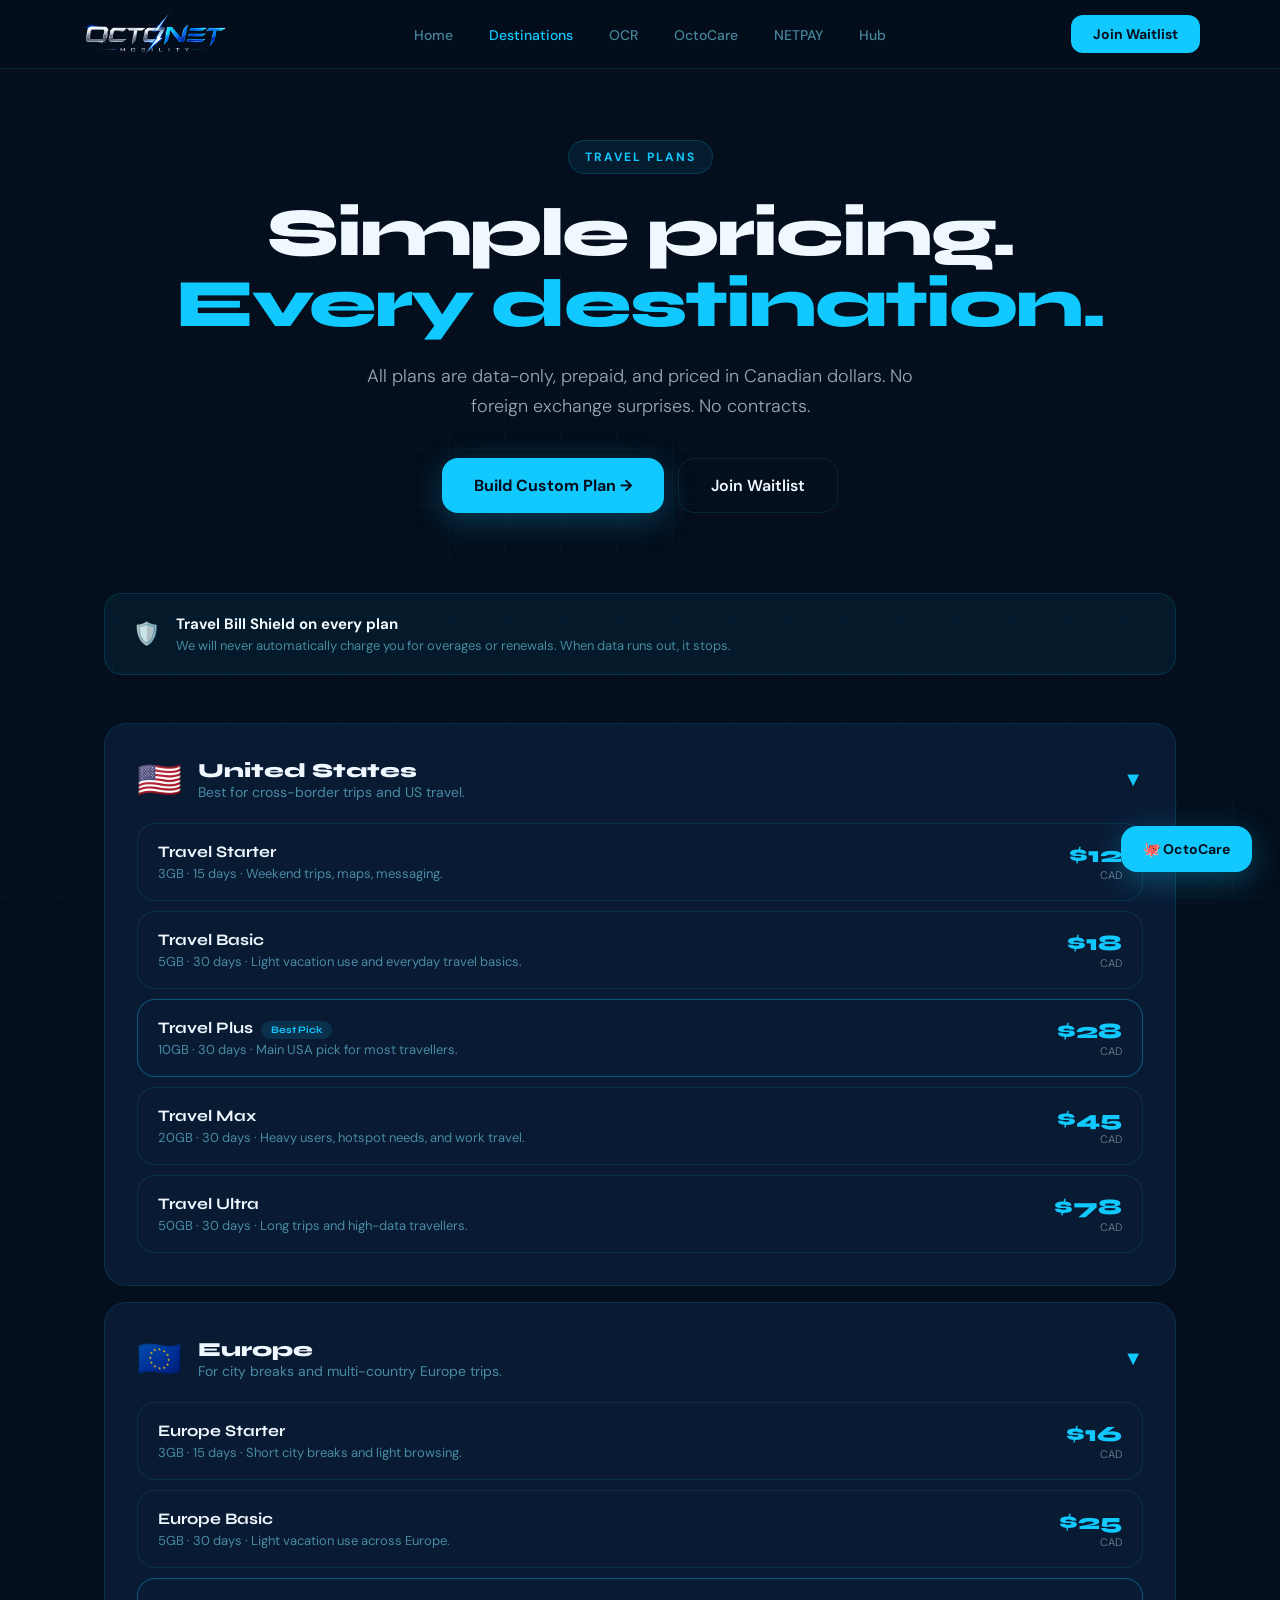
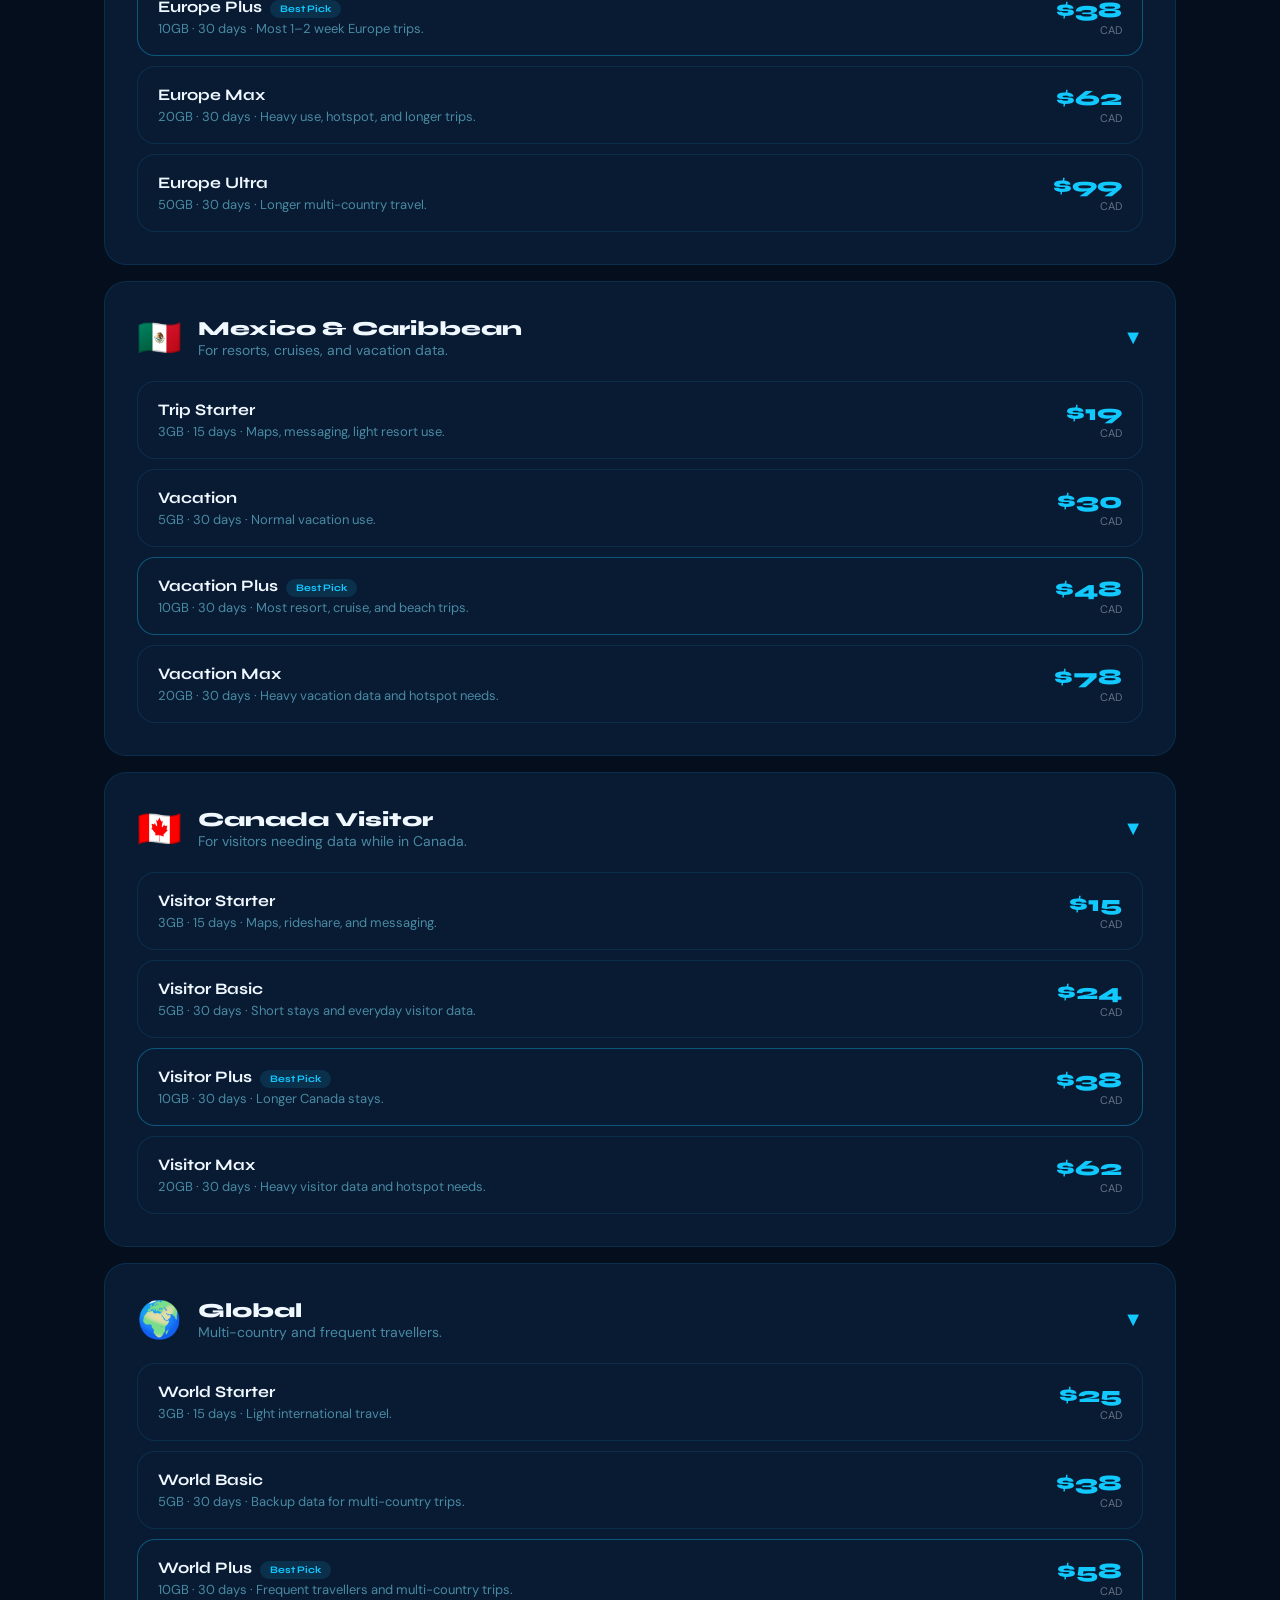
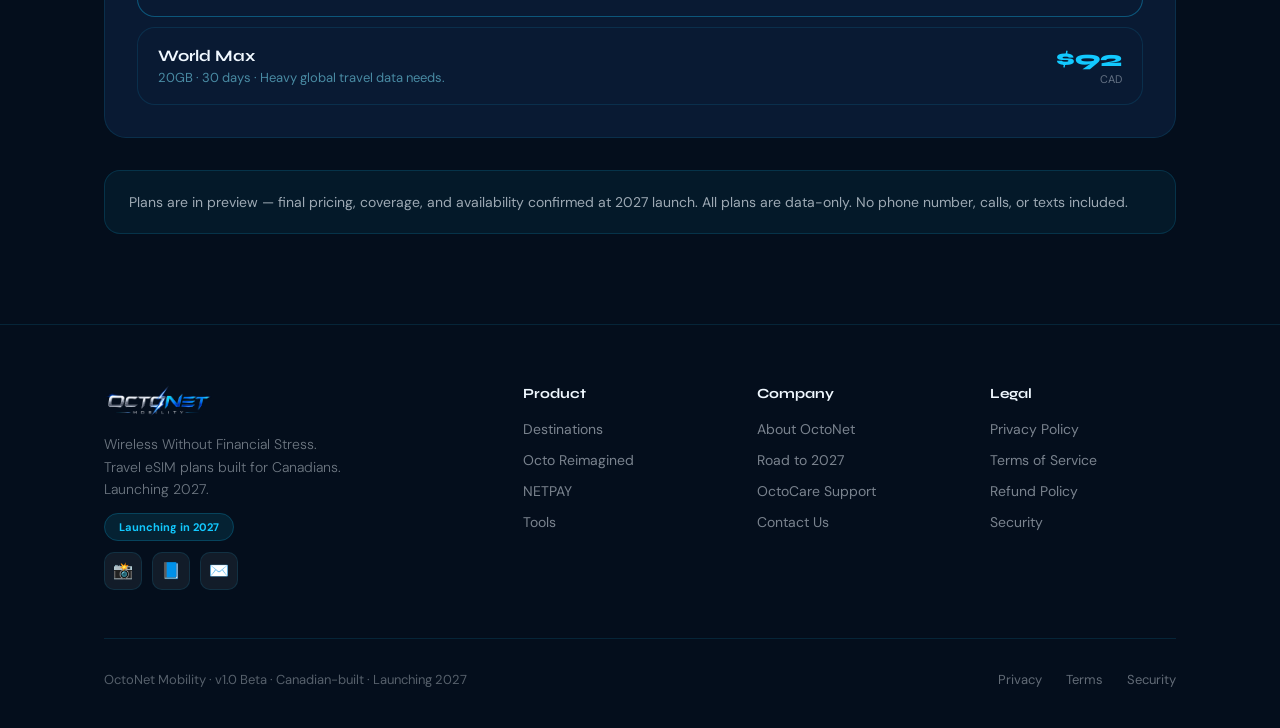
<file: plans.html>
<!DOCTYPE html>
<html lang="en">
<head>
<meta charset="UTF-8">
<meta name="viewport" content="width=device-width, initial-scale=1.0">
<meta name="description" content="Browse OctoNet Mobility travel eSIM plans for USA, Europe, Mexico, Canada, and Global. Priced in CAD.">
<meta name="theme-color" content="#040E1C">
<title>Destinations | OctoNet Mobility</title>
<link rel="preconnect" href="https://fonts.googleapis.com">
<link rel="preconnect" href="https://fonts.gstatic.com" crossorigin>
<link href="https://fonts.googleapis.com/css2?family=Syne:wght@400;600;700;800&family=DM+Sans:ital,wght@0,300;0,400;0,500;0,600;1,300&display=swap" rel="stylesheet">
<style>
:root{--navy:#040E1C;--navy2:#071426;--navy3:#0A1E38;--card:rgba(10,28,54,0.92);--cyan:#12C9FF;--cyan2:#7DE7FF;--green:#1D9E75;--border:rgba(18,201,255,0.12);--muted:rgba(125,231,255,0.55);--text:#F0F8FF;--radius:22px;--font-display:'Syne',sans-serif;--font-body:'DM Sans',sans-serif;}
*,*::before,*::after{box-sizing:border-box;margin:0;padding:0;}
html{scroll-behavior:smooth;}
body{font-family:var(--font-body);background:var(--navy);color:var(--text);overflow-x:hidden;-webkit-font-smoothing:antialiased;}
body::before{content:'';position:fixed;inset:0;z-index:0;pointer-events:none;background-image:linear-gradient(rgba(18,201,255,0.035) 1px,transparent 1px),linear-gradient(90deg,rgba(18,201,255,0.035) 1px,transparent 1px);background-size:56px 56px;}
.container{max-width:1120px;margin:0 auto;padding:0 24px;position:relative;z-index:1;}
section{padding:90px 0;position:relative;}
nav{position:fixed;top:0;left:0;right:0;z-index:100;padding:0 24px;backdrop-filter:blur(20px);-webkit-backdrop-filter:blur(20px);border-bottom:1px solid var(--border);background:rgba(4,14,28,0.88);}
.nav-inner{max-width:1120px;margin:0 auto;display:flex;align-items:center;justify-content:space-between;height:68px;}
.nav-logo{display:flex;align-items:center;gap:12px;text-decoration:none;}
.nav-logo img{height:44px;}
.nav-logo-text{font-family:var(--font-display);font-weight:800;font-size:17px;color:var(--text);letter-spacing:-0.3px;}
.nav-links{display:flex;align-items:center;gap:8px;list-style:none;}
.nav-links a{color:var(--muted);text-decoration:none;font-size:14px;font-weight:500;padding:8px 14px;border-radius:10px;transition:color 0.2s,background 0.2s;}
.nav-links a:hover{color:var(--text);background:rgba(255,255,255,0.06);}
.nav-links a.active{color:var(--cyan);}
.nav-cta{background:var(--cyan);color:#040E1C;font-weight:700;font-size:14px;padding:10px 22px;border-radius:12px;text-decoration:none;transition:opacity 0.2s,transform 0.15s;}
.nav-cta:hover{opacity:0.88;transform:translateY(-1px);}
.page-hero{padding:140px 0 80px;text-align:center;}
.page-eyebrow{display:inline-flex;align-items:center;gap:8px;background:rgba(18,201,255,0.08);border:1px solid rgba(18,201,255,0.18);color:var(--cyan);font-size:12px;font-weight:700;letter-spacing:2px;text-transform:uppercase;padding:8px 16px;border-radius:999px;margin-bottom:24px;}
.page-title{font-family:var(--font-display);font-size:clamp(38px,5.5vw,68px);font-weight:800;letter-spacing:-2px;line-height:1.05;margin-bottom:20px;}
.page-title em{font-style:normal;color:var(--cyan);}
.page-subtitle{font-size:18px;color:rgba(240,248,255,0.65);line-height:1.7;font-weight:300;max-width:580px;margin:0 auto;}
.card{background:var(--card);border:1px solid var(--border);border-radius:var(--radius);padding:32px;transition:border-color 0.3s,transform 0.25s;}
.card:hover{border-color:rgba(18,201,255,0.28);transform:translateY(-3px);}
.section-eyebrow{font-size:11px;font-weight:700;letter-spacing:2.5px;text-transform:uppercase;color:var(--cyan);margin-bottom:16px;}
.section-title{font-family:var(--font-display);font-size:clamp(30px,4vw,48px);font-weight:800;letter-spacing:-1.5px;line-height:1.1;margin-bottom:16px;}
.section-sub{font-size:17px;color:rgba(240,248,255,0.6);line-height:1.7;font-weight:300;max-width:560px;}
.btn-primary{background:var(--cyan);color:#040E1C;font-weight:700;font-size:16px;padding:16px 32px;border-radius:16px;text-decoration:none;border:none;cursor:pointer;transition:opacity 0.2s,transform 0.15s,box-shadow 0.2s;box-shadow:0 8px 32px rgba(18,201,255,0.25);display:inline-flex;align-items:center;gap:8px;font-family:var(--font-body);}
.btn-primary:hover{opacity:0.88;transform:translateY(-2px);}
.btn-secondary{background:transparent;color:var(--text);font-weight:600;font-size:16px;padding:16px 32px;border-radius:16px;text-decoration:none;border:1px solid var(--border);transition:background 0.2s,border-color 0.2s,transform 0.15s;display:inline-flex;align-items:center;gap:8px;font-family:var(--font-body);}
.btn-secondary:hover{background:rgba(255,255,255,0.06);border-color:rgba(18,201,255,0.3);transform:translateY(-2px);}
footer{border-top:1px solid var(--border);padding:60px 0 40px;background:rgba(4,14,28,0.8);}
.footer-inner{max-width:1120px;margin:0 auto;padding:0 24px;}
.footer-top{display:grid;grid-template-columns:2fr 1fr 1fr 1fr;gap:48px;padding-bottom:48px;border-bottom:1px solid var(--border);}
.footer-brand{}
.footer-logo{display:flex;align-items:center;gap:10px;margin-bottom:16px;}
.footer-logo img{height:32px;}
.footer-logo-name{font-family:var(--font-display);font-weight:800;font-size:16px;}
.footer-tagline{font-size:14px;color:rgba(240,248,255,0.45);line-height:1.6;font-weight:300;max-width:240px;}
.footer-social{display:flex;gap:10px;margin-top:20px;}
.social-btn{width:38px;height:38px;border-radius:10px;background:rgba(255,255,255,0.06);border:1px solid var(--border);display:flex;align-items:center;justify-content:center;font-size:16px;text-decoration:none;transition:background 0.2s,border-color 0.2s;}
.social-btn:hover{background:rgba(18,201,255,0.10);border-color:rgba(18,201,255,0.2);}
.footer-col h4{font-family:var(--font-display);font-size:14px;font-weight:700;margin-bottom:16px;}
.footer-col ul{list-style:none;display:flex;flex-direction:column;gap:10px;}
.footer-col ul a{color:rgba(240,248,255,0.5);text-decoration:none;font-size:14px;transition:color 0.2s;}
.footer-col ul a:hover{color:var(--text);}
.footer-bottom{display:flex;align-items:center;justify-content:space-between;padding-top:32px;flex-wrap:wrap;gap:12px;}
.footer-copy{font-size:13px;color:rgba(240,248,255,0.35);}
.footer-bottom-links{display:flex;gap:24px;}
.footer-bottom-links a{font-size:13px;color:rgba(240,248,255,0.4);text-decoration:none;transition:color 0.2s;}
.footer-bottom-links a:hover{color:var(--cyan);}
.float-btn{position:fixed;bottom:28px;right:28px;z-index:99;background:var(--cyan);color:#040E1C;font-weight:700;font-size:14px;padding:14px 22px;border-radius:16px;text-decoration:none;display:flex;align-items:center;gap:8px;box-shadow:0 8px 32px rgba(18,201,255,0.3);transition:transform 0.2s,box-shadow 0.2s;}
.float-btn:hover{transform:translateY(-3px);box-shadow:0 12px 40px rgba(18,201,255,0.4);}
.reveal{opacity:0;transform:translateY(24px);transition:opacity 0.65s ease,transform 0.65s ease;}
.reveal.visible{opacity:1;transform:translateY(0);}
.notice{background:rgba(18,201,255,0.06);border:1px solid rgba(18,201,255,0.15);border-radius:16px;padding:20px 24px;font-size:14px;color:rgba(240,248,255,0.65);line-height:1.6;}
@media(max-width:900px){.footer-top{grid-template-columns:1fr 1fr;}.nav-links{display:none;}}
@media(max-width:600px){section{padding:64px 0;}.footer-top{grid-template-columns:1fr;}}
</style>
<script>
document.addEventListener('DOMContentLoaded',()=>{
  const obs=new IntersectionObserver(entries=>entries.forEach(e=>{if(e.isIntersecting)e.target.classList.add('visible');}),{threshold:0.1,rootMargin:'0px 0px -40px 0px'});
  document.querySelectorAll('.reveal').forEach(el=>obs.observe(el));
});
</script>

</head>
<body>
<nav>
  <div class="nav-inner">
    <a href="/" class="nav-logo">
      <img src="/assets/octonet-mobility-logo.png" alt="OctoNet Mobility">
      
    </a>
    <ul class="nav-links"><li><a href="/" >Home</a></li><li><a href="/plans.html" class=active>Destinations</a></li><li><a href="/ocr.html" >OCR</a></li><li><a href="/support.html" >OctoCare</a></li><li><a href="/netpay.html" >NETPAY</a></li><li><a href="/about.html" >Hub</a></li></ul>
    <a href="/#waitlist" class="nav-cta">Join Waitlist</a>
  </div>
</nav>

<section class="page-hero">
  <div class="container">
    <div class="page-eyebrow">Travel Plans</div>
    <h1 class="page-title">Simple pricing.<br><em>Every destination.</em></h1>
    <p class="page-subtitle">All plans are data-only, prepaid, and priced in Canadian dollars. No foreign exchange surprises. No contracts.</p>
    <div style="display:flex;gap:14px;justify-content:center;margin-top:36px;flex-wrap:wrap;">
      <a href="/plan-builder.html" class="btn-primary">Build Custom Plan →</a>
      <a href="/#waitlist" class="btn-secondary">Join Waitlist</a>
    </div>
  </div>
</section>

<section style="padding-top:0;">
  <div class="container">
    <div style="background:rgba(18,201,255,0.06);border:1px solid rgba(18,201,255,0.15);border-radius:18px;padding:20px 28px;margin-bottom:48px;display:flex;align-items:center;gap:16px;" class="reveal">
      <span style="font-size:22px;">🛡️</span>
      <div>
        <div style="font-weight:700;font-size:15px;margin-bottom:3px;">Travel Bill Shield on every plan</div>
        <div style="font-size:13px;color:var(--muted);">We will never automatically charge you for overages or renewals. When data runs out, it stops.</div>
      </div>
    </div>
    
    <div class="card reveal" style="margin-bottom:16px;">
      <div style="display:flex;align-items:center;gap:16px;margin-bottom:20px;cursor:pointer;" onclick="this.parentElement.querySelector('.plan-list').style.display=this.parentElement.querySelector('.plan-list').style.display==='none'?'flex':'none'">
        <span style="font-size:36px;">🇺🇸</span>
        <div style="flex:1;">
          <div style="font-family:var(--font-display);font-size:20px;font-weight:800;">United States</div>
          <div style="font-size:14px;color:var(--muted);">Best for cross-border trips and US travel.</div>
        </div>
        <span style="color:var(--cyan);font-size:20px;">▼</span>
      </div>
      <div class="plan-list" style="display:flex;flex-direction:column;gap:10px;">
        
        <div style="background:rgba(10,28,54,0.6);border:1px solid var(--border);border-radius:18px;padding:18px 20px;display:flex;align-items:center;justify-content:space-between;gap:16px;transition:border-color 0.2s;">
          <div>
            <div style="font-family:var(--font-display);font-size:16px;font-weight:700;margin-bottom:4px;">Travel Starter</div>
            <div style="font-size:13px;color:var(--muted);">3GB · 15 days · Weekend trips, maps, messaging.</div>
          </div>
          <div style="text-align:right;flex-shrink:0;">
            <div style="font-family:var(--font-display);font-size:22px;font-weight:800;color:var(--cyan);">$12</div>
            <div style="font-size:11px;color:rgba(240,248,255,0.4);">CAD</div>
          </div>
        </div>
        <div style="background:rgba(10,28,54,0.6);border:1px solid var(--border);border-radius:18px;padding:18px 20px;display:flex;align-items:center;justify-content:space-between;gap:16px;transition:border-color 0.2s;">
          <div>
            <div style="font-family:var(--font-display);font-size:16px;font-weight:700;margin-bottom:4px;">Travel Basic</div>
            <div style="font-size:13px;color:var(--muted);">5GB · 30 days · Light vacation use and everyday travel basics.</div>
          </div>
          <div style="text-align:right;flex-shrink:0;">
            <div style="font-family:var(--font-display);font-size:22px;font-weight:800;color:var(--cyan);">$18</div>
            <div style="font-size:11px;color:rgba(240,248,255,0.4);">CAD</div>
          </div>
        </div>
        <div style="background:rgba(10,28,54,0.6);border:1px solid var(--border);border-color:rgba(18,201,255,0.35);border-radius:18px;padding:18px 20px;display:flex;align-items:center;justify-content:space-between;gap:16px;transition:border-color 0.2s;">
          <div>
            <div style="font-family:var(--font-display);font-size:16px;font-weight:700;margin-bottom:4px;">Travel Plus<span style="background:rgba(18,201,255,0.12);color:var(--cyan);font-size:10px;font-weight:700;padding:3px 10px;border-radius:999px;margin-left:8px;">Best Pick</span></div>
            <div style="font-size:13px;color:var(--muted);">10GB · 30 days · Main USA pick for most travellers.</div>
          </div>
          <div style="text-align:right;flex-shrink:0;">
            <div style="font-family:var(--font-display);font-size:22px;font-weight:800;color:var(--cyan);">$28</div>
            <div style="font-size:11px;color:rgba(240,248,255,0.4);">CAD</div>
          </div>
        </div>
        <div style="background:rgba(10,28,54,0.6);border:1px solid var(--border);border-radius:18px;padding:18px 20px;display:flex;align-items:center;justify-content:space-between;gap:16px;transition:border-color 0.2s;">
          <div>
            <div style="font-family:var(--font-display);font-size:16px;font-weight:700;margin-bottom:4px;">Travel Max</div>
            <div style="font-size:13px;color:var(--muted);">20GB · 30 days · Heavy users, hotspot needs, and work travel.</div>
          </div>
          <div style="text-align:right;flex-shrink:0;">
            <div style="font-family:var(--font-display);font-size:22px;font-weight:800;color:var(--cyan);">$45</div>
            <div style="font-size:11px;color:rgba(240,248,255,0.4);">CAD</div>
          </div>
        </div>
        <div style="background:rgba(10,28,54,0.6);border:1px solid var(--border);border-radius:18px;padding:18px 20px;display:flex;align-items:center;justify-content:space-between;gap:16px;transition:border-color 0.2s;">
          <div>
            <div style="font-family:var(--font-display);font-size:16px;font-weight:700;margin-bottom:4px;">Travel Ultra</div>
            <div style="font-size:13px;color:var(--muted);">50GB · 30 days · Long trips and high-data travellers.</div>
          </div>
          <div style="text-align:right;flex-shrink:0;">
            <div style="font-family:var(--font-display);font-size:22px;font-weight:800;color:var(--cyan);">$78</div>
            <div style="font-size:11px;color:rgba(240,248,255,0.4);">CAD</div>
          </div>
        </div>
      </div>
    </div>
    <div class="card reveal" style="margin-bottom:16px;">
      <div style="display:flex;align-items:center;gap:16px;margin-bottom:20px;cursor:pointer;" onclick="this.parentElement.querySelector('.plan-list').style.display=this.parentElement.querySelector('.plan-list').style.display==='none'?'flex':'none'">
        <span style="font-size:36px;">🇪🇺</span>
        <div style="flex:1;">
          <div style="font-family:var(--font-display);font-size:20px;font-weight:800;">Europe</div>
          <div style="font-size:14px;color:var(--muted);">For city breaks and multi-country Europe trips.</div>
        </div>
        <span style="color:var(--cyan);font-size:20px;">▼</span>
      </div>
      <div class="plan-list" style="display:flex;flex-direction:column;gap:10px;">
        
        <div style="background:rgba(10,28,54,0.6);border:1px solid var(--border);border-radius:18px;padding:18px 20px;display:flex;align-items:center;justify-content:space-between;gap:16px;transition:border-color 0.2s;">
          <div>
            <div style="font-family:var(--font-display);font-size:16px;font-weight:700;margin-bottom:4px;">Europe Starter</div>
            <div style="font-size:13px;color:var(--muted);">3GB · 15 days · Short city breaks and light browsing.</div>
          </div>
          <div style="text-align:right;flex-shrink:0;">
            <div style="font-family:var(--font-display);font-size:22px;font-weight:800;color:var(--cyan);">$16</div>
            <div style="font-size:11px;color:rgba(240,248,255,0.4);">CAD</div>
          </div>
        </div>
        <div style="background:rgba(10,28,54,0.6);border:1px solid var(--border);border-radius:18px;padding:18px 20px;display:flex;align-items:center;justify-content:space-between;gap:16px;transition:border-color 0.2s;">
          <div>
            <div style="font-family:var(--font-display);font-size:16px;font-weight:700;margin-bottom:4px;">Europe Basic</div>
            <div style="font-size:13px;color:var(--muted);">5GB · 30 days · Light vacation use across Europe.</div>
          </div>
          <div style="text-align:right;flex-shrink:0;">
            <div style="font-family:var(--font-display);font-size:22px;font-weight:800;color:var(--cyan);">$25</div>
            <div style="font-size:11px;color:rgba(240,248,255,0.4);">CAD</div>
          </div>
        </div>
        <div style="background:rgba(10,28,54,0.6);border:1px solid var(--border);border-color:rgba(18,201,255,0.35);border-radius:18px;padding:18px 20px;display:flex;align-items:center;justify-content:space-between;gap:16px;transition:border-color 0.2s;">
          <div>
            <div style="font-family:var(--font-display);font-size:16px;font-weight:700;margin-bottom:4px;">Europe Plus<span style="background:rgba(18,201,255,0.12);color:var(--cyan);font-size:10px;font-weight:700;padding:3px 10px;border-radius:999px;margin-left:8px;">Best Pick</span></div>
            <div style="font-size:13px;color:var(--muted);">10GB · 30 days · Most 1–2 week Europe trips.</div>
          </div>
          <div style="text-align:right;flex-shrink:0;">
            <div style="font-family:var(--font-display);font-size:22px;font-weight:800;color:var(--cyan);">$38</div>
            <div style="font-size:11px;color:rgba(240,248,255,0.4);">CAD</div>
          </div>
        </div>
        <div style="background:rgba(10,28,54,0.6);border:1px solid var(--border);border-radius:18px;padding:18px 20px;display:flex;align-items:center;justify-content:space-between;gap:16px;transition:border-color 0.2s;">
          <div>
            <div style="font-family:var(--font-display);font-size:16px;font-weight:700;margin-bottom:4px;">Europe Max</div>
            <div style="font-size:13px;color:var(--muted);">20GB · 30 days · Heavy use, hotspot, and longer trips.</div>
          </div>
          <div style="text-align:right;flex-shrink:0;">
            <div style="font-family:var(--font-display);font-size:22px;font-weight:800;color:var(--cyan);">$62</div>
            <div style="font-size:11px;color:rgba(240,248,255,0.4);">CAD</div>
          </div>
        </div>
        <div style="background:rgba(10,28,54,0.6);border:1px solid var(--border);border-radius:18px;padding:18px 20px;display:flex;align-items:center;justify-content:space-between;gap:16px;transition:border-color 0.2s;">
          <div>
            <div style="font-family:var(--font-display);font-size:16px;font-weight:700;margin-bottom:4px;">Europe Ultra</div>
            <div style="font-size:13px;color:var(--muted);">50GB · 30 days · Longer multi-country travel.</div>
          </div>
          <div style="text-align:right;flex-shrink:0;">
            <div style="font-family:var(--font-display);font-size:22px;font-weight:800;color:var(--cyan);">$99</div>
            <div style="font-size:11px;color:rgba(240,248,255,0.4);">CAD</div>
          </div>
        </div>
      </div>
    </div>
    <div class="card reveal" style="margin-bottom:16px;">
      <div style="display:flex;align-items:center;gap:16px;margin-bottom:20px;cursor:pointer;" onclick="this.parentElement.querySelector('.plan-list').style.display=this.parentElement.querySelector('.plan-list').style.display==='none'?'flex':'none'">
        <span style="font-size:36px;">🇲🇽</span>
        <div style="flex:1;">
          <div style="font-family:var(--font-display);font-size:20px;font-weight:800;">Mexico & Caribbean</div>
          <div style="font-size:14px;color:var(--muted);">For resorts, cruises, and vacation data.</div>
        </div>
        <span style="color:var(--cyan);font-size:20px;">▼</span>
      </div>
      <div class="plan-list" style="display:flex;flex-direction:column;gap:10px;">
        
        <div style="background:rgba(10,28,54,0.6);border:1px solid var(--border);border-radius:18px;padding:18px 20px;display:flex;align-items:center;justify-content:space-between;gap:16px;transition:border-color 0.2s;">
          <div>
            <div style="font-family:var(--font-display);font-size:16px;font-weight:700;margin-bottom:4px;">Trip Starter</div>
            <div style="font-size:13px;color:var(--muted);">3GB · 15 days · Maps, messaging, light resort use.</div>
          </div>
          <div style="text-align:right;flex-shrink:0;">
            <div style="font-family:var(--font-display);font-size:22px;font-weight:800;color:var(--cyan);">$19</div>
            <div style="font-size:11px;color:rgba(240,248,255,0.4);">CAD</div>
          </div>
        </div>
        <div style="background:rgba(10,28,54,0.6);border:1px solid var(--border);border-radius:18px;padding:18px 20px;display:flex;align-items:center;justify-content:space-between;gap:16px;transition:border-color 0.2s;">
          <div>
            <div style="font-family:var(--font-display);font-size:16px;font-weight:700;margin-bottom:4px;">Vacation</div>
            <div style="font-size:13px;color:var(--muted);">5GB · 30 days · Normal vacation use.</div>
          </div>
          <div style="text-align:right;flex-shrink:0;">
            <div style="font-family:var(--font-display);font-size:22px;font-weight:800;color:var(--cyan);">$30</div>
            <div style="font-size:11px;color:rgba(240,248,255,0.4);">CAD</div>
          </div>
        </div>
        <div style="background:rgba(10,28,54,0.6);border:1px solid var(--border);border-color:rgba(18,201,255,0.35);border-radius:18px;padding:18px 20px;display:flex;align-items:center;justify-content:space-between;gap:16px;transition:border-color 0.2s;">
          <div>
            <div style="font-family:var(--font-display);font-size:16px;font-weight:700;margin-bottom:4px;">Vacation Plus<span style="background:rgba(18,201,255,0.12);color:var(--cyan);font-size:10px;font-weight:700;padding:3px 10px;border-radius:999px;margin-left:8px;">Best Pick</span></div>
            <div style="font-size:13px;color:var(--muted);">10GB · 30 days · Most resort, cruise, and beach trips.</div>
          </div>
          <div style="text-align:right;flex-shrink:0;">
            <div style="font-family:var(--font-display);font-size:22px;font-weight:800;color:var(--cyan);">$48</div>
            <div style="font-size:11px;color:rgba(240,248,255,0.4);">CAD</div>
          </div>
        </div>
        <div style="background:rgba(10,28,54,0.6);border:1px solid var(--border);border-radius:18px;padding:18px 20px;display:flex;align-items:center;justify-content:space-between;gap:16px;transition:border-color 0.2s;">
          <div>
            <div style="font-family:var(--font-display);font-size:16px;font-weight:700;margin-bottom:4px;">Vacation Max</div>
            <div style="font-size:13px;color:var(--muted);">20GB · 30 days · Heavy vacation data and hotspot needs.</div>
          </div>
          <div style="text-align:right;flex-shrink:0;">
            <div style="font-family:var(--font-display);font-size:22px;font-weight:800;color:var(--cyan);">$78</div>
            <div style="font-size:11px;color:rgba(240,248,255,0.4);">CAD</div>
          </div>
        </div>
      </div>
    </div>
    <div class="card reveal" style="margin-bottom:16px;">
      <div style="display:flex;align-items:center;gap:16px;margin-bottom:20px;cursor:pointer;" onclick="this.parentElement.querySelector('.plan-list').style.display=this.parentElement.querySelector('.plan-list').style.display==='none'?'flex':'none'">
        <span style="font-size:36px;">🇨🇦</span>
        <div style="flex:1;">
          <div style="font-family:var(--font-display);font-size:20px;font-weight:800;">Canada Visitor</div>
          <div style="font-size:14px;color:var(--muted);">For visitors needing data while in Canada.</div>
        </div>
        <span style="color:var(--cyan);font-size:20px;">▼</span>
      </div>
      <div class="plan-list" style="display:flex;flex-direction:column;gap:10px;">
        
        <div style="background:rgba(10,28,54,0.6);border:1px solid var(--border);border-radius:18px;padding:18px 20px;display:flex;align-items:center;justify-content:space-between;gap:16px;transition:border-color 0.2s;">
          <div>
            <div style="font-family:var(--font-display);font-size:16px;font-weight:700;margin-bottom:4px;">Visitor Starter</div>
            <div style="font-size:13px;color:var(--muted);">3GB · 15 days · Maps, rideshare, and messaging.</div>
          </div>
          <div style="text-align:right;flex-shrink:0;">
            <div style="font-family:var(--font-display);font-size:22px;font-weight:800;color:var(--cyan);">$15</div>
            <div style="font-size:11px;color:rgba(240,248,255,0.4);">CAD</div>
          </div>
        </div>
        <div style="background:rgba(10,28,54,0.6);border:1px solid var(--border);border-radius:18px;padding:18px 20px;display:flex;align-items:center;justify-content:space-between;gap:16px;transition:border-color 0.2s;">
          <div>
            <div style="font-family:var(--font-display);font-size:16px;font-weight:700;margin-bottom:4px;">Visitor Basic</div>
            <div style="font-size:13px;color:var(--muted);">5GB · 30 days · Short stays and everyday visitor data.</div>
          </div>
          <div style="text-align:right;flex-shrink:0;">
            <div style="font-family:var(--font-display);font-size:22px;font-weight:800;color:var(--cyan);">$24</div>
            <div style="font-size:11px;color:rgba(240,248,255,0.4);">CAD</div>
          </div>
        </div>
        <div style="background:rgba(10,28,54,0.6);border:1px solid var(--border);border-color:rgba(18,201,255,0.35);border-radius:18px;padding:18px 20px;display:flex;align-items:center;justify-content:space-between;gap:16px;transition:border-color 0.2s;">
          <div>
            <div style="font-family:var(--font-display);font-size:16px;font-weight:700;margin-bottom:4px;">Visitor Plus<span style="background:rgba(18,201,255,0.12);color:var(--cyan);font-size:10px;font-weight:700;padding:3px 10px;border-radius:999px;margin-left:8px;">Best Pick</span></div>
            <div style="font-size:13px;color:var(--muted);">10GB · 30 days · Longer Canada stays.</div>
          </div>
          <div style="text-align:right;flex-shrink:0;">
            <div style="font-family:var(--font-display);font-size:22px;font-weight:800;color:var(--cyan);">$38</div>
            <div style="font-size:11px;color:rgba(240,248,255,0.4);">CAD</div>
          </div>
        </div>
        <div style="background:rgba(10,28,54,0.6);border:1px solid var(--border);border-radius:18px;padding:18px 20px;display:flex;align-items:center;justify-content:space-between;gap:16px;transition:border-color 0.2s;">
          <div>
            <div style="font-family:var(--font-display);font-size:16px;font-weight:700;margin-bottom:4px;">Visitor Max</div>
            <div style="font-size:13px;color:var(--muted);">20GB · 30 days · Heavy visitor data and hotspot needs.</div>
          </div>
          <div style="text-align:right;flex-shrink:0;">
            <div style="font-family:var(--font-display);font-size:22px;font-weight:800;color:var(--cyan);">$62</div>
            <div style="font-size:11px;color:rgba(240,248,255,0.4);">CAD</div>
          </div>
        </div>
      </div>
    </div>
    <div class="card reveal" style="margin-bottom:16px;">
      <div style="display:flex;align-items:center;gap:16px;margin-bottom:20px;cursor:pointer;" onclick="this.parentElement.querySelector('.plan-list').style.display=this.parentElement.querySelector('.plan-list').style.display==='none'?'flex':'none'">
        <span style="font-size:36px;">🌍</span>
        <div style="flex:1;">
          <div style="font-family:var(--font-display);font-size:20px;font-weight:800;">Global</div>
          <div style="font-size:14px;color:var(--muted);">Multi-country and frequent travellers.</div>
        </div>
        <span style="color:var(--cyan);font-size:20px;">▼</span>
      </div>
      <div class="plan-list" style="display:flex;flex-direction:column;gap:10px;">
        
        <div style="background:rgba(10,28,54,0.6);border:1px solid var(--border);border-radius:18px;padding:18px 20px;display:flex;align-items:center;justify-content:space-between;gap:16px;transition:border-color 0.2s;">
          <div>
            <div style="font-family:var(--font-display);font-size:16px;font-weight:700;margin-bottom:4px;">World Starter</div>
            <div style="font-size:13px;color:var(--muted);">3GB · 15 days · Light international travel.</div>
          </div>
          <div style="text-align:right;flex-shrink:0;">
            <div style="font-family:var(--font-display);font-size:22px;font-weight:800;color:var(--cyan);">$25</div>
            <div style="font-size:11px;color:rgba(240,248,255,0.4);">CAD</div>
          </div>
        </div>
        <div style="background:rgba(10,28,54,0.6);border:1px solid var(--border);border-radius:18px;padding:18px 20px;display:flex;align-items:center;justify-content:space-between;gap:16px;transition:border-color 0.2s;">
          <div>
            <div style="font-family:var(--font-display);font-size:16px;font-weight:700;margin-bottom:4px;">World Basic</div>
            <div style="font-size:13px;color:var(--muted);">5GB · 30 days · Backup data for multi-country trips.</div>
          </div>
          <div style="text-align:right;flex-shrink:0;">
            <div style="font-family:var(--font-display);font-size:22px;font-weight:800;color:var(--cyan);">$38</div>
            <div style="font-size:11px;color:rgba(240,248,255,0.4);">CAD</div>
          </div>
        </div>
        <div style="background:rgba(10,28,54,0.6);border:1px solid var(--border);border-color:rgba(18,201,255,0.35);border-radius:18px;padding:18px 20px;display:flex;align-items:center;justify-content:space-between;gap:16px;transition:border-color 0.2s;">
          <div>
            <div style="font-family:var(--font-display);font-size:16px;font-weight:700;margin-bottom:4px;">World Plus<span style="background:rgba(18,201,255,0.12);color:var(--cyan);font-size:10px;font-weight:700;padding:3px 10px;border-radius:999px;margin-left:8px;">Best Pick</span></div>
            <div style="font-size:13px;color:var(--muted);">10GB · 30 days · Frequent travellers and multi-country trips.</div>
          </div>
          <div style="text-align:right;flex-shrink:0;">
            <div style="font-family:var(--font-display);font-size:22px;font-weight:800;color:var(--cyan);">$58</div>
            <div style="font-size:11px;color:rgba(240,248,255,0.4);">CAD</div>
          </div>
        </div>
        <div style="background:rgba(10,28,54,0.6);border:1px solid var(--border);border-radius:18px;padding:18px 20px;display:flex;align-items:center;justify-content:space-between;gap:16px;transition:border-color 0.2s;">
          <div>
            <div style="font-family:var(--font-display);font-size:16px;font-weight:700;margin-bottom:4px;">World Max</div>
            <div style="font-size:13px;color:var(--muted);">20GB · 30 days · Heavy global travel data needs.</div>
          </div>
          <div style="text-align:right;flex-shrink:0;">
            <div style="font-family:var(--font-display);font-size:22px;font-weight:800;color:var(--cyan);">$92</div>
            <div style="font-size:11px;color:rgba(240,248,255,0.4);">CAD</div>
          </div>
        </div>
      </div>
    </div>
    <div class="notice reveal" style="margin-top:32px;">
      Plans are in preview — final pricing, coverage, and availability confirmed at 2027 launch. All plans are data-only. No phone number, calls, or texts included.
    </div>
  </div>
</section>

<footer>
  <div class="footer-inner">
    <div class="footer-top">
      <div class="footer-brand">
        <div class="footer-logo">
          <img src="/assets/octonet-mobility-logo.png" alt="OctoNet Mobility">
          
        </div>
        <p class="footer-tagline">Wireless Without Financial Stress. Travel eSIM plans built for Canadians. Launching 2027.</p>
        <div style="margin-top:14px;"><span style="background:rgba(18,201,255,0.10);border:1px solid rgba(18,201,255,0.2);color:var(--cyan);font-size:11px;font-weight:700;padding:6px 14px;border-radius:999px;">Launching in 2027</span></div>
        <div class="footer-social" style="margin-top:16px;">
          <a href="https://www.instagram.com/octonetmobility/" class="social-btn">📸</a>
          <a href="https://www.facebook.com/profile.php?id=61589797323715" class="social-btn">📘</a>
          <a href="mailto:hello.octonetmobility@gmail.com" class="social-btn">✉️</a>
        </div>
      </div>
      <div class="footer-col"><h4>Product</h4><ul>
        <li><a href="/plans.html">Destinations</a></li>
        <li><a href="/ocr.html">Octo Reimagined</a></li>
        <li><a href="/netpay.html">NETPAY</a></li>
        <li><a href="/tools.html">Tools</a></li>
      </ul></div>
      <div class="footer-col"><h4>Company</h4><ul>
        <li><a href="/about.html">About OctoNet</a></li>
        <li><a href="/road-to-2027.html">Road to 2027</a></li>
        <li><a href="/support.html">OctoCare Support</a></li>
        <li><a href="mailto:hello.octonetmobility@gmail.com">Contact Us</a></li>
      </ul></div>
      <div class="footer-col"><h4>Legal</h4><ul>
        <li><a href="/privacy.html">Privacy Policy</a></li>
        <li><a href="/privacy.html">Terms of Service</a></li>
        <li><a href="/privacy.html">Refund Policy</a></li>
        <li><a href="/security.html">Security</a></li>
      </ul></div>
    </div>
    <div class="footer-bottom">
      <p class="footer-copy">OctoNet Mobility · v1.0 Beta · Canadian-built · Launching 2027</p>
      <div class="footer-bottom-links">
        <a href="/privacy.html">Privacy</a>
        <a href="/privacy.html">Terms</a>
        <a href="/security.html">Security</a>
      </div>
    </div>
  </div>
</footer>
<a href="/support.html" class="float-btn">🐙 OctoCare</a>
<script>
document.addEventListener('DOMContentLoaded',()=>{
  const obs=new IntersectionObserver(entries=>entries.forEach(e=>{if(e.isIntersecting)e.target.classList.add('visible');}),{threshold:0.1,rootMargin:'0px 0px -40px 0px'});
  document.querySelectorAll('.reveal').forEach(el=>obs.observe(el));
});
</script>
</body></html>
</file>
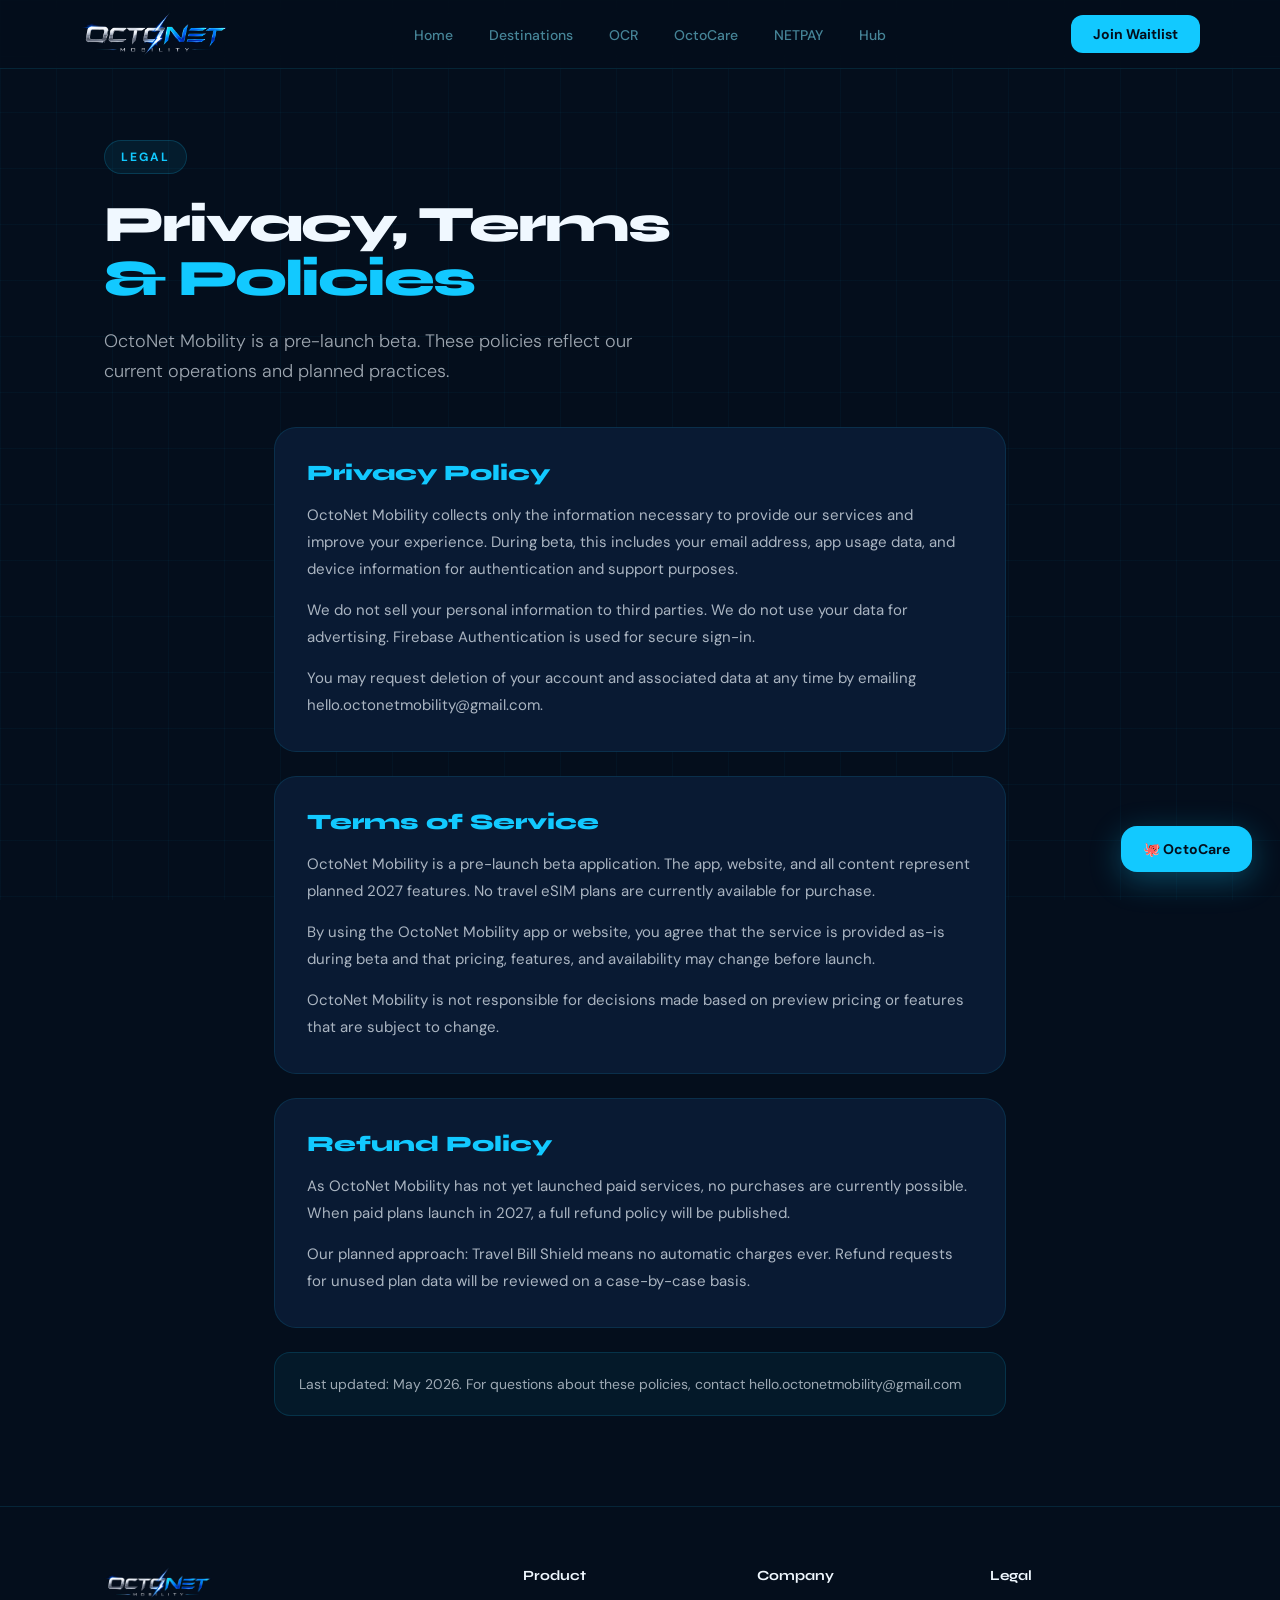
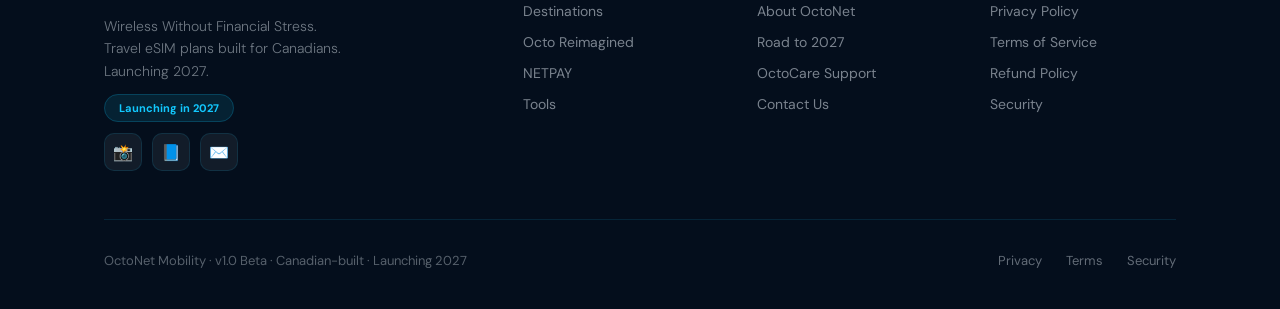
<file: privacy.html>
<!DOCTYPE html>
<html lang="en">
<head>
<meta charset="UTF-8">
<meta name="viewport" content="width=device-width, initial-scale=1.0">
<meta name="description" content="OctoNet Mobility privacy policy, terms of service, and refund policy.">
<meta name="theme-color" content="#040E1C">
<title>Privacy & Terms | OctoNet Mobility</title>
<link rel="preconnect" href="https://fonts.googleapis.com">
<link rel="preconnect" href="https://fonts.gstatic.com" crossorigin>
<link href="https://fonts.googleapis.com/css2?family=Syne:wght@400;600;700;800&family=DM+Sans:ital,wght@0,300;0,400;0,500;0,600;1,300&display=swap" rel="stylesheet">
<style>
:root{--navy:#040E1C;--navy2:#071426;--navy3:#0A1E38;--card:rgba(10,28,54,0.92);--cyan:#12C9FF;--cyan2:#7DE7FF;--green:#1D9E75;--border:rgba(18,201,255,0.12);--muted:rgba(125,231,255,0.55);--text:#F0F8FF;--radius:22px;--font-display:'Syne',sans-serif;--font-body:'DM Sans',sans-serif;}
*,*::before,*::after{box-sizing:border-box;margin:0;padding:0;}
html{scroll-behavior:smooth;}
body{font-family:var(--font-body);background:var(--navy);color:var(--text);overflow-x:hidden;-webkit-font-smoothing:antialiased;}
body::before{content:'';position:fixed;inset:0;z-index:0;pointer-events:none;background-image:linear-gradient(rgba(18,201,255,0.035) 1px,transparent 1px),linear-gradient(90deg,rgba(18,201,255,0.035) 1px,transparent 1px);background-size:56px 56px;}
.container{max-width:1120px;margin:0 auto;padding:0 24px;position:relative;z-index:1;}
section{padding:90px 0;position:relative;}
nav{position:fixed;top:0;left:0;right:0;z-index:100;padding:0 24px;backdrop-filter:blur(20px);-webkit-backdrop-filter:blur(20px);border-bottom:1px solid var(--border);background:rgba(4,14,28,0.88);}
.nav-inner{max-width:1120px;margin:0 auto;display:flex;align-items:center;justify-content:space-between;height:68px;}
.nav-logo{display:flex;align-items:center;gap:12px;text-decoration:none;}
.nav-logo img{height:44px;}
.nav-logo-text{font-family:var(--font-display);font-weight:800;font-size:17px;color:var(--text);letter-spacing:-0.3px;}
.nav-links{display:flex;align-items:center;gap:8px;list-style:none;}
.nav-links a{color:var(--muted);text-decoration:none;font-size:14px;font-weight:500;padding:8px 14px;border-radius:10px;transition:color 0.2s,background 0.2s;}
.nav-links a:hover{color:var(--text);background:rgba(255,255,255,0.06);}
.nav-links a.active{color:var(--cyan);}
.nav-cta{background:var(--cyan);color:#040E1C;font-weight:700;font-size:14px;padding:10px 22px;border-radius:12px;text-decoration:none;transition:opacity 0.2s,transform 0.15s;}
.nav-cta:hover{opacity:0.88;transform:translateY(-1px);}
.page-hero{padding:140px 0 80px;text-align:center;}
.page-eyebrow{display:inline-flex;align-items:center;gap:8px;background:rgba(18,201,255,0.08);border:1px solid rgba(18,201,255,0.18);color:var(--cyan);font-size:12px;font-weight:700;letter-spacing:2px;text-transform:uppercase;padding:8px 16px;border-radius:999px;margin-bottom:24px;}
.page-title{font-family:var(--font-display);font-size:clamp(38px,5.5vw,68px);font-weight:800;letter-spacing:-2px;line-height:1.05;margin-bottom:20px;}
.page-title em{font-style:normal;color:var(--cyan);}
.page-subtitle{font-size:18px;color:rgba(240,248,255,0.65);line-height:1.7;font-weight:300;max-width:580px;margin:0 auto;}
.card{background:var(--card);border:1px solid var(--border);border-radius:var(--radius);padding:32px;transition:border-color 0.3s,transform 0.25s;}
.card:hover{border-color:rgba(18,201,255,0.28);transform:translateY(-3px);}
.section-eyebrow{font-size:11px;font-weight:700;letter-spacing:2.5px;text-transform:uppercase;color:var(--cyan);margin-bottom:16px;}
.section-title{font-family:var(--font-display);font-size:clamp(30px,4vw,48px);font-weight:800;letter-spacing:-1.5px;line-height:1.1;margin-bottom:16px;}
.section-sub{font-size:17px;color:rgba(240,248,255,0.6);line-height:1.7;font-weight:300;max-width:560px;}
.btn-primary{background:var(--cyan);color:#040E1C;font-weight:700;font-size:16px;padding:16px 32px;border-radius:16px;text-decoration:none;border:none;cursor:pointer;transition:opacity 0.2s,transform 0.15s,box-shadow 0.2s;box-shadow:0 8px 32px rgba(18,201,255,0.25);display:inline-flex;align-items:center;gap:8px;font-family:var(--font-body);}
.btn-primary:hover{opacity:0.88;transform:translateY(-2px);}
.btn-secondary{background:transparent;color:var(--text);font-weight:600;font-size:16px;padding:16px 32px;border-radius:16px;text-decoration:none;border:1px solid var(--border);transition:background 0.2s,border-color 0.2s,transform 0.15s;display:inline-flex;align-items:center;gap:8px;font-family:var(--font-body);}
.btn-secondary:hover{background:rgba(255,255,255,0.06);border-color:rgba(18,201,255,0.3);transform:translateY(-2px);}
footer{border-top:1px solid var(--border);padding:60px 0 40px;background:rgba(4,14,28,0.8);}
.footer-inner{max-width:1120px;margin:0 auto;padding:0 24px;}
.footer-top{display:grid;grid-template-columns:2fr 1fr 1fr 1fr;gap:48px;padding-bottom:48px;border-bottom:1px solid var(--border);}
.footer-brand{}
.footer-logo{display:flex;align-items:center;gap:10px;margin-bottom:16px;}
.footer-logo img{height:32px;}
.footer-logo-name{font-family:var(--font-display);font-weight:800;font-size:16px;}
.footer-tagline{font-size:14px;color:rgba(240,248,255,0.45);line-height:1.6;font-weight:300;max-width:240px;}
.footer-social{display:flex;gap:10px;margin-top:20px;}
.social-btn{width:38px;height:38px;border-radius:10px;background:rgba(255,255,255,0.06);border:1px solid var(--border);display:flex;align-items:center;justify-content:center;font-size:16px;text-decoration:none;transition:background 0.2s,border-color 0.2s;}
.social-btn:hover{background:rgba(18,201,255,0.10);border-color:rgba(18,201,255,0.2);}
.footer-col h4{font-family:var(--font-display);font-size:14px;font-weight:700;margin-bottom:16px;}
.footer-col ul{list-style:none;display:flex;flex-direction:column;gap:10px;}
.footer-col ul a{color:rgba(240,248,255,0.5);text-decoration:none;font-size:14px;transition:color 0.2s;}
.footer-col ul a:hover{color:var(--text);}
.footer-bottom{display:flex;align-items:center;justify-content:space-between;padding-top:32px;flex-wrap:wrap;gap:12px;}
.footer-copy{font-size:13px;color:rgba(240,248,255,0.35);}
.footer-bottom-links{display:flex;gap:24px;}
.footer-bottom-links a{font-size:13px;color:rgba(240,248,255,0.4);text-decoration:none;transition:color 0.2s;}
.footer-bottom-links a:hover{color:var(--cyan);}
.float-btn{position:fixed;bottom:28px;right:28px;z-index:99;background:var(--cyan);color:#040E1C;font-weight:700;font-size:14px;padding:14px 22px;border-radius:16px;text-decoration:none;display:flex;align-items:center;gap:8px;box-shadow:0 8px 32px rgba(18,201,255,0.3);transition:transform 0.2s,box-shadow 0.2s;}
.float-btn:hover{transform:translateY(-3px);box-shadow:0 12px 40px rgba(18,201,255,0.4);}
.reveal{opacity:0;transform:translateY(24px);transition:opacity 0.65s ease,transform 0.65s ease;}
.reveal.visible{opacity:1;transform:translateY(0);}
.notice{background:rgba(18,201,255,0.06);border:1px solid rgba(18,201,255,0.15);border-radius:16px;padding:20px 24px;font-size:14px;color:rgba(240,248,255,0.65);line-height:1.6;}
@media(max-width:900px){.footer-top{grid-template-columns:1fr 1fr;}.nav-links{display:none;}}
@media(max-width:600px){section{padding:64px 0;}.footer-top{grid-template-columns:1fr;}}
</style>
<script>
document.addEventListener('DOMContentLoaded',()=>{
  const obs=new IntersectionObserver(entries=>entries.forEach(e=>{if(e.isIntersecting)e.target.classList.add('visible');}),{threshold:0.1,rootMargin:'0px 0px -40px 0px'});
  document.querySelectorAll('.reveal').forEach(el=>obs.observe(el));
});
</script>

</head>
<body>
<nav>
  <div class="nav-inner">
    <a href="/" class="nav-logo">
      <img src="/assets/octonet-mobility-logo.png" alt="OctoNet Mobility">
      
    </a>
    <ul class="nav-links"><li><a href="/" >Home</a></li><li><a href="/plans.html" >Destinations</a></li><li><a href="/ocr.html" >OCR</a></li><li><a href="/support.html" >OctoCare</a></li><li><a href="/netpay.html" >NETPAY</a></li><li><a href="/about.html" >Hub</a></li></ul>
    <a href="/#waitlist" class="nav-cta">Join Waitlist</a>
  </div>
</nav>

<section class="page-hero" style="text-align:left;padding-bottom:40px;">
  <div class="container">
    <div class="page-eyebrow">Legal</div>
    <h1 class="page-title" style="font-size:clamp(32px,4vw,52px);">Privacy, Terms<br><em>& Policies</em></h1>
    <p class="page-subtitle" style="text-align:left;margin:0;">OctoNet Mobility is a pre-launch beta. These policies reflect our current operations and planned practices.</p>
  </div>
</section>

<section style="padding-top:0;">
  <div class="container" style="max-width:780px;">
    <div class="card reveal" style="margin-bottom:24px;">
      <h2 style="font-family:var(--font-display);font-size:22px;font-weight:800;margin-bottom:16px;color:var(--cyan);">Privacy Policy</h2>
      <p style="font-size:15px;color:rgba(240,248,255,0.7);line-height:1.8;margin-bottom:14px;">OctoNet Mobility collects only the information necessary to provide our services and improve your experience. During beta, this includes your email address, app usage data, and device information for authentication and support purposes.</p>
      <p style="font-size:15px;color:rgba(240,248,255,0.7);line-height:1.8;margin-bottom:14px;">We do not sell your personal information to third parties. We do not use your data for advertising. Firebase Authentication is used for secure sign-in.</p>
      <p style="font-size:15px;color:rgba(240,248,255,0.7);line-height:1.8;">You may request deletion of your account and associated data at any time by emailing hello.octonetmobility@gmail.com.</p>
    </div>

    <div class="card reveal" style="margin-bottom:24px;">
      <h2 style="font-family:var(--font-display);font-size:22px;font-weight:800;margin-bottom:16px;color:var(--cyan);">Terms of Service</h2>
      <p style="font-size:15px;color:rgba(240,248,255,0.7);line-height:1.8;margin-bottom:14px;">OctoNet Mobility is a pre-launch beta application. The app, website, and all content represent planned 2027 features. No travel eSIM plans are currently available for purchase.</p>
      <p style="font-size:15px;color:rgba(240,248,255,0.7);line-height:1.8;margin-bottom:14px;">By using the OctoNet Mobility app or website, you agree that the service is provided as-is during beta and that pricing, features, and availability may change before launch.</p>
      <p style="font-size:15px;color:rgba(240,248,255,0.7);line-height:1.8;">OctoNet Mobility is not responsible for decisions made based on preview pricing or features that are subject to change.</p>
    </div>

    <div class="card reveal" style="margin-bottom:24px;">
      <h2 style="font-family:var(--font-display);font-size:22px;font-weight:800;margin-bottom:16px;color:var(--cyan);">Refund Policy</h2>
      <p style="font-size:15px;color:rgba(240,248,255,0.7);line-height:1.8;margin-bottom:14px;">As OctoNet Mobility has not yet launched paid services, no purchases are currently possible. When paid plans launch in 2027, a full refund policy will be published.</p>
      <p style="font-size:15px;color:rgba(240,248,255,0.7);line-height:1.8;">Our planned approach: Travel Bill Shield means no automatic charges ever. Refund requests for unused plan data will be reviewed on a case-by-case basis.</p>
    </div>

    <div class="notice reveal">
      Last updated: May 2026. For questions about these policies, contact hello.octonetmobility@gmail.com
    </div>
  </div>
</section>

<footer>
  <div class="footer-inner">
    <div class="footer-top">
      <div class="footer-brand">
        <div class="footer-logo">
          <img src="/assets/octonet-mobility-logo.png" alt="OctoNet Mobility">
          
        </div>
        <p class="footer-tagline">Wireless Without Financial Stress. Travel eSIM plans built for Canadians. Launching 2027.</p>
        <div style="margin-top:14px;"><span style="background:rgba(18,201,255,0.10);border:1px solid rgba(18,201,255,0.2);color:var(--cyan);font-size:11px;font-weight:700;padding:6px 14px;border-radius:999px;">Launching in 2027</span></div>
        <div class="footer-social" style="margin-top:16px;">
          <a href="https://www.instagram.com/octonetmobility/" class="social-btn">📸</a>
          <a href="https://www.facebook.com/profile.php?id=61589797323715" class="social-btn">📘</a>
          <a href="mailto:hello.octonetmobility@gmail.com" class="social-btn">✉️</a>
        </div>
      </div>
      <div class="footer-col"><h4>Product</h4><ul>
        <li><a href="/plans.html">Destinations</a></li>
        <li><a href="/ocr.html">Octo Reimagined</a></li>
        <li><a href="/netpay.html">NETPAY</a></li>
        <li><a href="/tools.html">Tools</a></li>
      </ul></div>
      <div class="footer-col"><h4>Company</h4><ul>
        <li><a href="/about.html">About OctoNet</a></li>
        <li><a href="/road-to-2027.html">Road to 2027</a></li>
        <li><a href="/support.html">OctoCare Support</a></li>
        <li><a href="mailto:hello.octonetmobility@gmail.com">Contact Us</a></li>
      </ul></div>
      <div class="footer-col"><h4>Legal</h4><ul>
        <li><a href="/privacy.html">Privacy Policy</a></li>
        <li><a href="/privacy.html">Terms of Service</a></li>
        <li><a href="/privacy.html">Refund Policy</a></li>
        <li><a href="/security.html">Security</a></li>
      </ul></div>
    </div>
    <div class="footer-bottom">
      <p class="footer-copy">OctoNet Mobility · v1.0 Beta · Canadian-built · Launching 2027</p>
      <div class="footer-bottom-links">
        <a href="/privacy.html">Privacy</a>
        <a href="/privacy.html">Terms</a>
        <a href="/security.html">Security</a>
      </div>
    </div>
  </div>
</footer>
<a href="/support.html" class="float-btn">🐙 OctoCare</a>
<script>
document.addEventListener('DOMContentLoaded',()=>{
  const obs=new IntersectionObserver(entries=>entries.forEach(e=>{if(e.isIntersecting)e.target.classList.add('visible');}),{threshold:0.1,rootMargin:'0px 0px -40px 0px'});
  document.querySelectorAll('.reveal').forEach(el=>obs.observe(el));
});
</script>
</body></html>
</file>
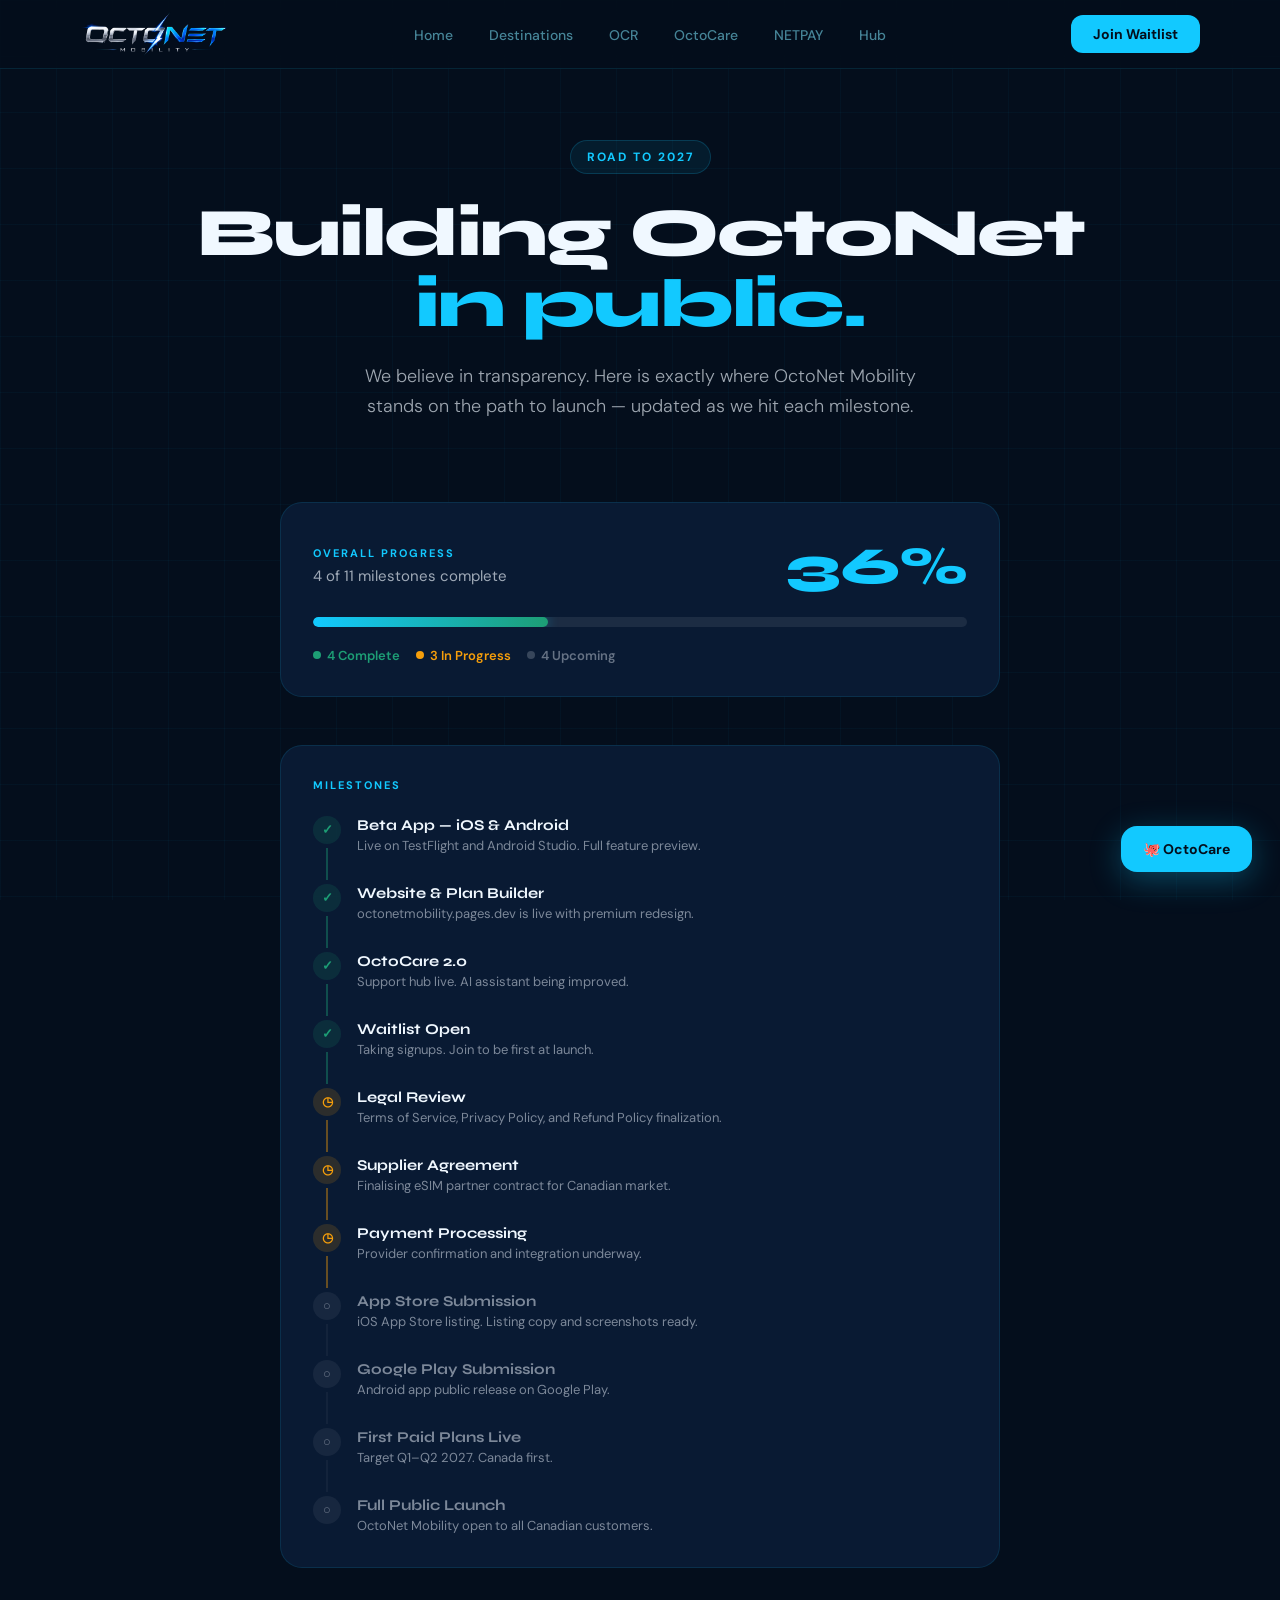
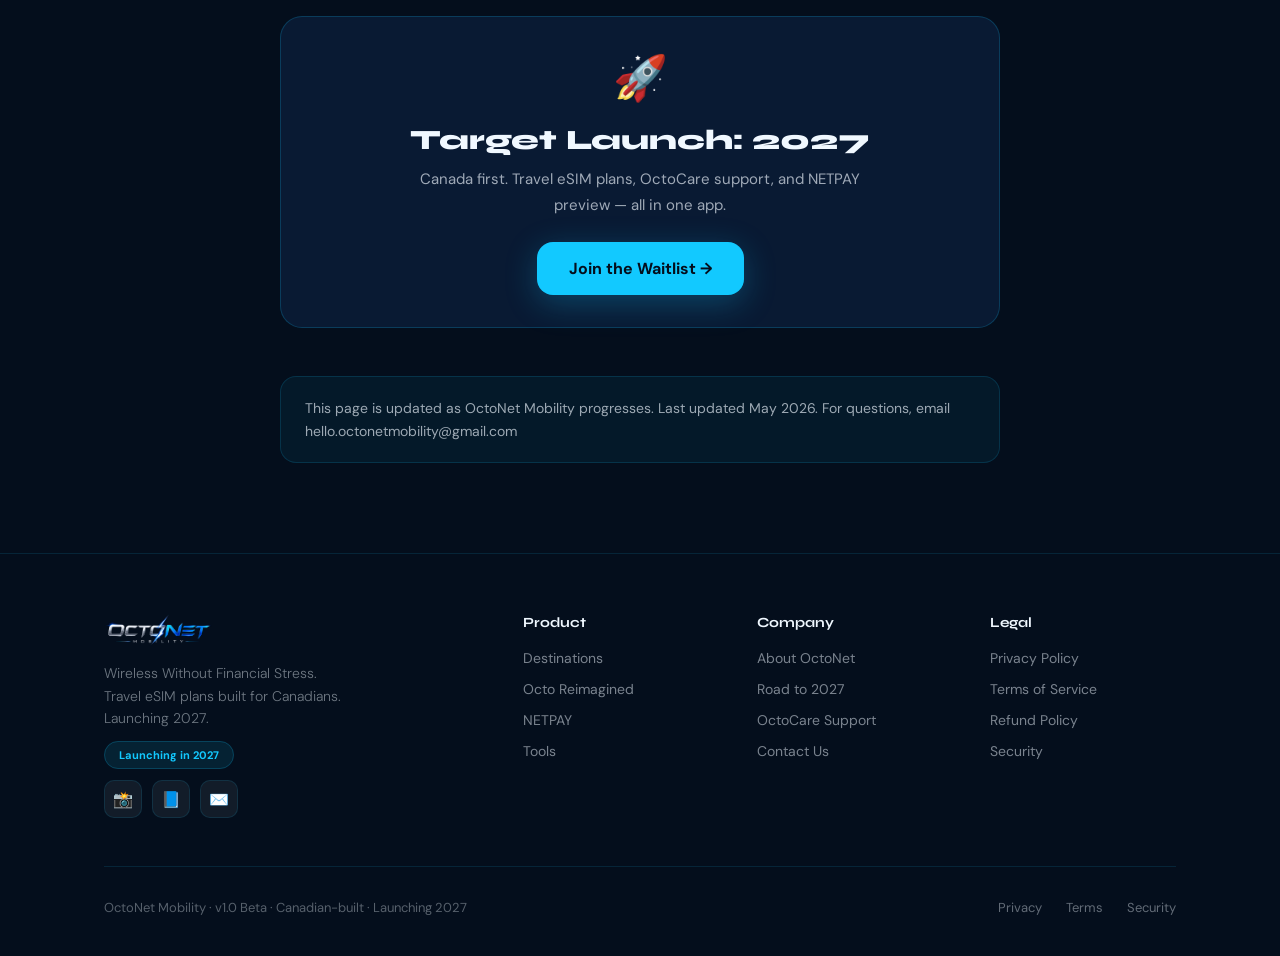
<file: road-to-2027.html>
<!DOCTYPE html>
<html lang="en">
<head>
<meta charset="UTF-8">
<meta name="viewport" content="width=device-width, initial-scale=1.0">
<meta name="description" content="Track OctoNet Mobility progress toward the 2027 launch.">
<meta name="theme-color" content="#040E1C">
<title>Road to 2027 | OctoNet Mobility</title>
<link rel="preconnect" href="https://fonts.googleapis.com">
<link rel="preconnect" href="https://fonts.gstatic.com" crossorigin>
<link href="https://fonts.googleapis.com/css2?family=Syne:wght@400;600;700;800&family=DM+Sans:ital,wght@0,300;0,400;0,500;0,600;1,300&display=swap" rel="stylesheet">
<style>
:root{--navy:#040E1C;--navy2:#071426;--navy3:#0A1E38;--card:rgba(10,28,54,0.92);--cyan:#12C9FF;--cyan2:#7DE7FF;--green:#1D9E75;--border:rgba(18,201,255,0.12);--muted:rgba(125,231,255,0.55);--text:#F0F8FF;--radius:22px;--font-display:'Syne',sans-serif;--font-body:'DM Sans',sans-serif;}
*,*::before,*::after{box-sizing:border-box;margin:0;padding:0;}
html{scroll-behavior:smooth;}
body{font-family:var(--font-body);background:var(--navy);color:var(--text);overflow-x:hidden;-webkit-font-smoothing:antialiased;}
body::before{content:'';position:fixed;inset:0;z-index:0;pointer-events:none;background-image:linear-gradient(rgba(18,201,255,0.035) 1px,transparent 1px),linear-gradient(90deg,rgba(18,201,255,0.035) 1px,transparent 1px);background-size:56px 56px;}
.container{max-width:1120px;margin:0 auto;padding:0 24px;position:relative;z-index:1;}
section{padding:90px 0;position:relative;}
nav{position:fixed;top:0;left:0;right:0;z-index:100;padding:0 24px;backdrop-filter:blur(20px);-webkit-backdrop-filter:blur(20px);border-bottom:1px solid var(--border);background:rgba(4,14,28,0.88);}
.nav-inner{max-width:1120px;margin:0 auto;display:flex;align-items:center;justify-content:space-between;height:68px;}
.nav-logo{display:flex;align-items:center;gap:12px;text-decoration:none;}
.nav-logo img{height:44px;}
.nav-logo-text{font-family:var(--font-display);font-weight:800;font-size:17px;color:var(--text);letter-spacing:-0.3px;}
.nav-links{display:flex;align-items:center;gap:8px;list-style:none;}
.nav-links a{color:var(--muted);text-decoration:none;font-size:14px;font-weight:500;padding:8px 14px;border-radius:10px;transition:color 0.2s,background 0.2s;}
.nav-links a:hover{color:var(--text);background:rgba(255,255,255,0.06);}
.nav-links a.active{color:var(--cyan);}
.nav-cta{background:var(--cyan);color:#040E1C;font-weight:700;font-size:14px;padding:10px 22px;border-radius:12px;text-decoration:none;transition:opacity 0.2s,transform 0.15s;}
.nav-cta:hover{opacity:0.88;transform:translateY(-1px);}
.page-hero{padding:140px 0 80px;text-align:center;}
.page-eyebrow{display:inline-flex;align-items:center;gap:8px;background:rgba(18,201,255,0.08);border:1px solid rgba(18,201,255,0.18);color:var(--cyan);font-size:12px;font-weight:700;letter-spacing:2px;text-transform:uppercase;padding:8px 16px;border-radius:999px;margin-bottom:24px;}
.page-title{font-family:var(--font-display);font-size:clamp(38px,5.5vw,68px);font-weight:800;letter-spacing:-2px;line-height:1.05;margin-bottom:20px;}
.page-title em{font-style:normal;color:var(--cyan);}
.page-subtitle{font-size:18px;color:rgba(240,248,255,0.65);line-height:1.7;font-weight:300;max-width:580px;margin:0 auto;}
.card{background:var(--card);border:1px solid var(--border);border-radius:var(--radius);padding:32px;transition:border-color 0.3s,transform 0.25s;}
.card:hover{border-color:rgba(18,201,255,0.28);transform:translateY(-3px);}
.section-eyebrow{font-size:11px;font-weight:700;letter-spacing:2.5px;text-transform:uppercase;color:var(--cyan);margin-bottom:16px;}
.section-title{font-family:var(--font-display);font-size:clamp(30px,4vw,48px);font-weight:800;letter-spacing:-1.5px;line-height:1.1;margin-bottom:16px;}
.section-sub{font-size:17px;color:rgba(240,248,255,0.6);line-height:1.7;font-weight:300;max-width:560px;}
.btn-primary{background:var(--cyan);color:#040E1C;font-weight:700;font-size:16px;padding:16px 32px;border-radius:16px;text-decoration:none;border:none;cursor:pointer;transition:opacity 0.2s,transform 0.15s,box-shadow 0.2s;box-shadow:0 8px 32px rgba(18,201,255,0.25);display:inline-flex;align-items:center;gap:8px;font-family:var(--font-body);}
.btn-primary:hover{opacity:0.88;transform:translateY(-2px);}
.btn-secondary{background:transparent;color:var(--text);font-weight:600;font-size:16px;padding:16px 32px;border-radius:16px;text-decoration:none;border:1px solid var(--border);transition:background 0.2s,border-color 0.2s,transform 0.15s;display:inline-flex;align-items:center;gap:8px;font-family:var(--font-body);}
.btn-secondary:hover{background:rgba(255,255,255,0.06);border-color:rgba(18,201,255,0.3);transform:translateY(-2px);}
footer{border-top:1px solid var(--border);padding:60px 0 40px;background:rgba(4,14,28,0.8);}
.footer-inner{max-width:1120px;margin:0 auto;padding:0 24px;}
.footer-top{display:grid;grid-template-columns:2fr 1fr 1fr 1fr;gap:48px;padding-bottom:48px;border-bottom:1px solid var(--border);}
.footer-brand{}
.footer-logo{display:flex;align-items:center;gap:10px;margin-bottom:16px;}
.footer-logo img{height:32px;}
.footer-logo-name{font-family:var(--font-display);font-weight:800;font-size:16px;}
.footer-tagline{font-size:14px;color:rgba(240,248,255,0.45);line-height:1.6;font-weight:300;max-width:240px;}
.footer-social{display:flex;gap:10px;margin-top:20px;}
.social-btn{width:38px;height:38px;border-radius:10px;background:rgba(255,255,255,0.06);border:1px solid var(--border);display:flex;align-items:center;justify-content:center;font-size:16px;text-decoration:none;transition:background 0.2s,border-color 0.2s;}
.social-btn:hover{background:rgba(18,201,255,0.10);border-color:rgba(18,201,255,0.2);}
.footer-col h4{font-family:var(--font-display);font-size:14px;font-weight:700;margin-bottom:16px;}
.footer-col ul{list-style:none;display:flex;flex-direction:column;gap:10px;}
.footer-col ul a{color:rgba(240,248,255,0.5);text-decoration:none;font-size:14px;transition:color 0.2s;}
.footer-col ul a:hover{color:var(--text);}
.footer-bottom{display:flex;align-items:center;justify-content:space-between;padding-top:32px;flex-wrap:wrap;gap:12px;}
.footer-copy{font-size:13px;color:rgba(240,248,255,0.35);}
.footer-bottom-links{display:flex;gap:24px;}
.footer-bottom-links a{font-size:13px;color:rgba(240,248,255,0.4);text-decoration:none;transition:color 0.2s;}
.footer-bottom-links a:hover{color:var(--cyan);}
.float-btn{position:fixed;bottom:28px;right:28px;z-index:99;background:var(--cyan);color:#040E1C;font-weight:700;font-size:14px;padding:14px 22px;border-radius:16px;text-decoration:none;display:flex;align-items:center;gap:8px;box-shadow:0 8px 32px rgba(18,201,255,0.3);transition:transform 0.2s,box-shadow 0.2s;}
.float-btn:hover{transform:translateY(-3px);box-shadow:0 12px 40px rgba(18,201,255,0.4);}
.reveal{opacity:0;transform:translateY(24px);transition:opacity 0.65s ease,transform 0.65s ease;}
.reveal.visible{opacity:1;transform:translateY(0);}
.notice{background:rgba(18,201,255,0.06);border:1px solid rgba(18,201,255,0.15);border-radius:16px;padding:20px 24px;font-size:14px;color:rgba(240,248,255,0.65);line-height:1.6;}
@media(max-width:900px){.footer-top{grid-template-columns:1fr 1fr;}.nav-links{display:none;}}
@media(max-width:600px){section{padding:64px 0;}.footer-top{grid-template-columns:1fr;}}
</style>
<script>
document.addEventListener('DOMContentLoaded',()=>{
  const obs=new IntersectionObserver(entries=>entries.forEach(e=>{if(e.isIntersecting)e.target.classList.add('visible');}),{threshold:0.1,rootMargin:'0px 0px -40px 0px'});
  document.querySelectorAll('.reveal').forEach(el=>obs.observe(el));
});
</script>

</head>
<body>
<nav>
  <div class="nav-inner">
    <a href="/" class="nav-logo">
      <img src="/assets/octonet-mobility-logo.png" alt="OctoNet Mobility">
      
    </a>
    <ul class="nav-links"><li><a href="/" >Home</a></li><li><a href="/plans.html" >Destinations</a></li><li><a href="/ocr.html" >OCR</a></li><li><a href="/support.html" >OctoCare</a></li><li><a href="/netpay.html" >NETPAY</a></li><li><a href="/about.html" >Hub</a></li></ul>
    <a href="/#waitlist" class="nav-cta">Join Waitlist</a>
  </div>
</nav>

<section class="page-hero">
  <div class="container">
    <div class="page-eyebrow">Road to 2027</div>
    <h1 class="page-title">Building OctoNet<br><em>in public.</em></h1>
    <p class="page-subtitle">We believe in transparency. Here is exactly where OctoNet Mobility stands on the path to launch — updated as we hit each milestone.</p>
  </div>
</section>

<section style="padding-top:0;">
  <div class="container">

    <!-- Progress overview -->
    <div class="card reveal" style="margin-bottom:48px;max-width:720px;margin-left:auto;margin-right:auto;">
      <div style="display:flex;justify-content:space-between;align-items:center;margin-bottom:20px;flex-wrap:wrap;gap:12px;">
        <div>
          <div style="font-size:11px;font-weight:700;letter-spacing:2px;color:var(--cyan);margin-bottom:6px;">OVERALL PROGRESS</div>
          <div style="font-size:15px;color:rgba(240,248,255,0.65);">4 of 11 milestones complete</div>
        </div>
        <div style="font-family:var(--font-display);font-size:52px;font-weight:800;color:var(--cyan);">36%</div>
      </div>
      <!-- Progress bar -->
      <div style="background:rgba(255,255,255,0.08);border-radius:999px;height:10px;margin-bottom:20px;overflow:hidden;">
        <div style="background:linear-gradient(90deg,var(--cyan),#1D9E75);height:10px;width:36%;border-radius:999px;box-shadow:0 0 12px rgba(18,201,255,0.4);transition:width 1s ease;"></div>
      </div>
      <!-- Status chips -->
      <div style="display:flex;gap:16px;flex-wrap:wrap;">
        <div style="display:flex;align-items:center;gap:6px;font-size:13px;font-weight:600;color:#1D9E75;"><span style="width:8px;height:8px;border-radius:50%;background:#1D9E75;display:inline-block;"></span>4 Complete</div>
        <div style="display:flex;align-items:center;gap:6px;font-size:13px;font-weight:600;color:#F59E0B;"><span style="width:8px;height:8px;border-radius:50%;background:#F59E0B;display:inline-block;"></span>3 In Progress</div>
        <div style="display:flex;align-items:center;gap:6px;font-size:13px;font-weight:600;color:rgba(240,248,255,0.4);"><span style="width:8px;height:8px;border-radius:50%;background:rgba(240,248,255,0.2);display:inline-block;"></span>4 Upcoming</div>
      </div>
    </div>

    <!-- Milestone list -->
    <div class="card reveal" style="margin-bottom:48px;max-width:720px;margin-left:auto;margin-right:auto;">
      <div style="font-size:11px;font-weight:700;letter-spacing:2px;color:var(--cyan);margin-bottom:24px;">MILESTONES</div>
      
      <div style="display:flex;gap:16px;align-items:flex-start;">
        <div>
          <div style="width:28px;height:28px;border-radius:50%;background:rgba(29,158,117,0.15);display:flex;align-items:center;justify-content:center;font-size:13px;font-weight:800;color:#1D9E75;flex-shrink:0;">✓</div>
          <div style="width:2px;height:32px;background:#1D9E75;margin:4px 0 4px 13px;opacity:0.4;"></div>
        </div>
        <div style="padding-bottom:4px;">
          <div style="font-family:var(--font-display);font-size:15px;font-weight:700;color:var(--text);">Beta App — iOS & Android</div>
          <div style="font-size:13px;color:rgba(240,248,255,0.5);margin-top:2px;line-height:1.5;">Live on TestFlight and Android Studio. Full feature preview.</div>
        </div>
      </div>
      <div style="display:flex;gap:16px;align-items:flex-start;">
        <div>
          <div style="width:28px;height:28px;border-radius:50%;background:rgba(29,158,117,0.15);display:flex;align-items:center;justify-content:center;font-size:13px;font-weight:800;color:#1D9E75;flex-shrink:0;">✓</div>
          <div style="width:2px;height:32px;background:#1D9E75;margin:4px 0 4px 13px;opacity:0.4;"></div>
        </div>
        <div style="padding-bottom:4px;">
          <div style="font-family:var(--font-display);font-size:15px;font-weight:700;color:var(--text);">Website & Plan Builder</div>
          <div style="font-size:13px;color:rgba(240,248,255,0.5);margin-top:2px;line-height:1.5;">octonetmobility.pages.dev is live with premium redesign.</div>
        </div>
      </div>
      <div style="display:flex;gap:16px;align-items:flex-start;">
        <div>
          <div style="width:28px;height:28px;border-radius:50%;background:rgba(29,158,117,0.15);display:flex;align-items:center;justify-content:center;font-size:13px;font-weight:800;color:#1D9E75;flex-shrink:0;">✓</div>
          <div style="width:2px;height:32px;background:#1D9E75;margin:4px 0 4px 13px;opacity:0.4;"></div>
        </div>
        <div style="padding-bottom:4px;">
          <div style="font-family:var(--font-display);font-size:15px;font-weight:700;color:var(--text);">OctoCare 2.0</div>
          <div style="font-size:13px;color:rgba(240,248,255,0.5);margin-top:2px;line-height:1.5;">Support hub live. AI assistant being improved.</div>
        </div>
      </div>
      <div style="display:flex;gap:16px;align-items:flex-start;">
        <div>
          <div style="width:28px;height:28px;border-radius:50%;background:rgba(29,158,117,0.15);display:flex;align-items:center;justify-content:center;font-size:13px;font-weight:800;color:#1D9E75;flex-shrink:0;">✓</div>
          <div style="width:2px;height:32px;background:#1D9E75;margin:4px 0 4px 13px;opacity:0.4;"></div>
        </div>
        <div style="padding-bottom:4px;">
          <div style="font-family:var(--font-display);font-size:15px;font-weight:700;color:var(--text);">Waitlist Open</div>
          <div style="font-size:13px;color:rgba(240,248,255,0.5);margin-top:2px;line-height:1.5;">Taking signups. Join to be first at launch.</div>
        </div>
      </div>
      <div style="display:flex;gap:16px;align-items:flex-start;">
        <div>
          <div style="width:28px;height:28px;border-radius:50%;background:rgba(245,158,11,0.15);display:flex;align-items:center;justify-content:center;font-size:13px;font-weight:800;color:#F59E0B;flex-shrink:0;">◷</div>
          <div style="width:2px;height:32px;background:#F59E0B;margin:4px 0 4px 13px;opacity:0.4;"></div>
        </div>
        <div style="padding-bottom:4px;">
          <div style="font-family:var(--font-display);font-size:15px;font-weight:700;color:var(--text);">Legal Review</div>
          <div style="font-size:13px;color:rgba(240,248,255,0.5);margin-top:2px;line-height:1.5;">Terms of Service, Privacy Policy, and Refund Policy finalization.</div>
        </div>
      </div>
      <div style="display:flex;gap:16px;align-items:flex-start;">
        <div>
          <div style="width:28px;height:28px;border-radius:50%;background:rgba(245,158,11,0.15);display:flex;align-items:center;justify-content:center;font-size:13px;font-weight:800;color:#F59E0B;flex-shrink:0;">◷</div>
          <div style="width:2px;height:32px;background:#F59E0B;margin:4px 0 4px 13px;opacity:0.4;"></div>
        </div>
        <div style="padding-bottom:4px;">
          <div style="font-family:var(--font-display);font-size:15px;font-weight:700;color:var(--text);">Supplier Agreement</div>
          <div style="font-size:13px;color:rgba(240,248,255,0.5);margin-top:2px;line-height:1.5;">Finalising eSIM partner contract for Canadian market.</div>
        </div>
      </div>
      <div style="display:flex;gap:16px;align-items:flex-start;">
        <div>
          <div style="width:28px;height:28px;border-radius:50%;background:rgba(245,158,11,0.15);display:flex;align-items:center;justify-content:center;font-size:13px;font-weight:800;color:#F59E0B;flex-shrink:0;">◷</div>
          <div style="width:2px;height:32px;background:#F59E0B;margin:4px 0 4px 13px;opacity:0.4;"></div>
        </div>
        <div style="padding-bottom:4px;">
          <div style="font-family:var(--font-display);font-size:15px;font-weight:700;color:var(--text);">Payment Processing</div>
          <div style="font-size:13px;color:rgba(240,248,255,0.5);margin-top:2px;line-height:1.5;">Provider confirmation and integration underway.</div>
        </div>
      </div>
      <div style="display:flex;gap:16px;align-items:flex-start;">
        <div>
          <div style="width:28px;height:28px;border-radius:50%;background:rgba(255,255,255,0.06);display:flex;align-items:center;justify-content:center;font-size:13px;font-weight:800;color:rgba(240,248,255,0.4);flex-shrink:0;">○</div>
          <div style="width:2px;height:32px;background:rgba(240,248,255,0.1);margin:4px 0 4px 13px;opacity:0.4;"></div>
        </div>
        <div style="padding-bottom:4px;">
          <div style="font-family:var(--font-display);font-size:15px;font-weight:700;color:rgba(240,248,255,0.5);">App Store Submission</div>
          <div style="font-size:13px;color:rgba(240,248,255,0.5);margin-top:2px;line-height:1.5;">iOS App Store listing. Listing copy and screenshots ready.</div>
        </div>
      </div>
      <div style="display:flex;gap:16px;align-items:flex-start;">
        <div>
          <div style="width:28px;height:28px;border-radius:50%;background:rgba(255,255,255,0.06);display:flex;align-items:center;justify-content:center;font-size:13px;font-weight:800;color:rgba(240,248,255,0.4);flex-shrink:0;">○</div>
          <div style="width:2px;height:32px;background:rgba(240,248,255,0.1);margin:4px 0 4px 13px;opacity:0.4;"></div>
        </div>
        <div style="padding-bottom:4px;">
          <div style="font-family:var(--font-display);font-size:15px;font-weight:700;color:rgba(240,248,255,0.5);">Google Play Submission</div>
          <div style="font-size:13px;color:rgba(240,248,255,0.5);margin-top:2px;line-height:1.5;">Android app public release on Google Play.</div>
        </div>
      </div>
      <div style="display:flex;gap:16px;align-items:flex-start;">
        <div>
          <div style="width:28px;height:28px;border-radius:50%;background:rgba(255,255,255,0.06);display:flex;align-items:center;justify-content:center;font-size:13px;font-weight:800;color:rgba(240,248,255,0.4);flex-shrink:0;">○</div>
          <div style="width:2px;height:32px;background:rgba(240,248,255,0.1);margin:4px 0 4px 13px;opacity:0.4;"></div>
        </div>
        <div style="padding-bottom:4px;">
          <div style="font-family:var(--font-display);font-size:15px;font-weight:700;color:rgba(240,248,255,0.5);">First Paid Plans Live</div>
          <div style="font-size:13px;color:rgba(240,248,255,0.5);margin-top:2px;line-height:1.5;">Target Q1–Q2 2027. Canada first.</div>
        </div>
      </div>
      <div style="display:flex;gap:16px;align-items:flex-start;">
        <div>
          <div style="width:28px;height:28px;border-radius:50%;background:rgba(255,255,255,0.06);display:flex;align-items:center;justify-content:center;font-size:13px;font-weight:800;color:rgba(240,248,255,0.4);flex-shrink:0;">○</div>
          
        </div>
        <div style="padding-bottom:0;">
          <div style="font-family:var(--font-display);font-size:15px;font-weight:700;color:rgba(240,248,255,0.5);">Full Public Launch</div>
          <div style="font-size:13px;color:rgba(240,248,255,0.5);margin-top:2px;line-height:1.5;">OctoNet Mobility open to all Canadian customers.</div>
        </div>
      </div>
    </div>

    <!-- Target date -->
    <div class="card reveal" style="max-width:720px;margin:0 auto 48px;text-align:center;border-color:rgba(18,201,255,0.2);">
      <div style="font-size:44px;margin-bottom:16px;">🚀</div>
      <div style="font-family:var(--font-display);font-size:28px;font-weight:800;margin-bottom:10px;">Target Launch: 2027</div>
      <p style="font-size:15px;color:rgba(240,248,255,0.65);line-height:1.7;max-width:440px;margin:0 auto 24px;">Canada first. Travel eSIM plans, OctoCare support, and NETPAY preview — all in one app.</p>
      <a href="/#waitlist" class="btn-primary" style="display:inline-flex;">Join the Waitlist →</a>
    </div>

    <div class="notice reveal" style="max-width:720px;margin:0 auto;">
      This page is updated as OctoNet Mobility progresses. Last updated May 2026. For questions, email hello.octonetmobility@gmail.com
    </div>
  </div>
</section>

<footer>
  <div class="footer-inner">
    <div class="footer-top">
      <div class="footer-brand">
        <div class="footer-logo">
          <img src="/assets/octonet-mobility-logo.png" alt="OctoNet Mobility">
          
        </div>
        <p class="footer-tagline">Wireless Without Financial Stress. Travel eSIM plans built for Canadians. Launching 2027.</p>
        <div style="margin-top:14px;"><span style="background:rgba(18,201,255,0.10);border:1px solid rgba(18,201,255,0.2);color:var(--cyan);font-size:11px;font-weight:700;padding:6px 14px;border-radius:999px;">Launching in 2027</span></div>
        <div class="footer-social" style="margin-top:16px;">
          <a href="https://www.instagram.com/octonetmobility/" class="social-btn">📸</a>
          <a href="https://www.facebook.com/profile.php?id=61589797323715" class="social-btn">📘</a>
          <a href="mailto:hello.octonetmobility@gmail.com" class="social-btn">✉️</a>
        </div>
      </div>
      <div class="footer-col"><h4>Product</h4><ul>
        <li><a href="/plans.html">Destinations</a></li>
        <li><a href="/ocr.html">Octo Reimagined</a></li>
        <li><a href="/netpay.html">NETPAY</a></li>
        <li><a href="/tools.html">Tools</a></li>
      </ul></div>
      <div class="footer-col"><h4>Company</h4><ul>
        <li><a href="/about.html">About OctoNet</a></li>
        <li><a href="/road-to-2027.html">Road to 2027</a></li>
        <li><a href="/support.html">OctoCare Support</a></li>
        <li><a href="mailto:hello.octonetmobility@gmail.com">Contact Us</a></li>
      </ul></div>
      <div class="footer-col"><h4>Legal</h4><ul>
        <li><a href="/privacy.html">Privacy Policy</a></li>
        <li><a href="/privacy.html">Terms of Service</a></li>
        <li><a href="/privacy.html">Refund Policy</a></li>
        <li><a href="/security.html">Security</a></li>
      </ul></div>
    </div>
    <div class="footer-bottom">
      <p class="footer-copy">OctoNet Mobility · v1.0 Beta · Canadian-built · Launching 2027</p>
      <div class="footer-bottom-links">
        <a href="/privacy.html">Privacy</a>
        <a href="/privacy.html">Terms</a>
        <a href="/security.html">Security</a>
      </div>
    </div>
  </div>
</footer>
<a href="/support.html" class="float-btn">🐙 OctoCare</a>
<script>
document.addEventListener('DOMContentLoaded',()=>{
  const obs=new IntersectionObserver(entries=>entries.forEach(e=>{if(e.isIntersecting)e.target.classList.add('visible');}),{threshold:0.1,rootMargin:'0px 0px -40px 0px'});
  document.querySelectorAll('.reveal').forEach(el=>obs.observe(el));
});
</script>
</body></html>
</file>
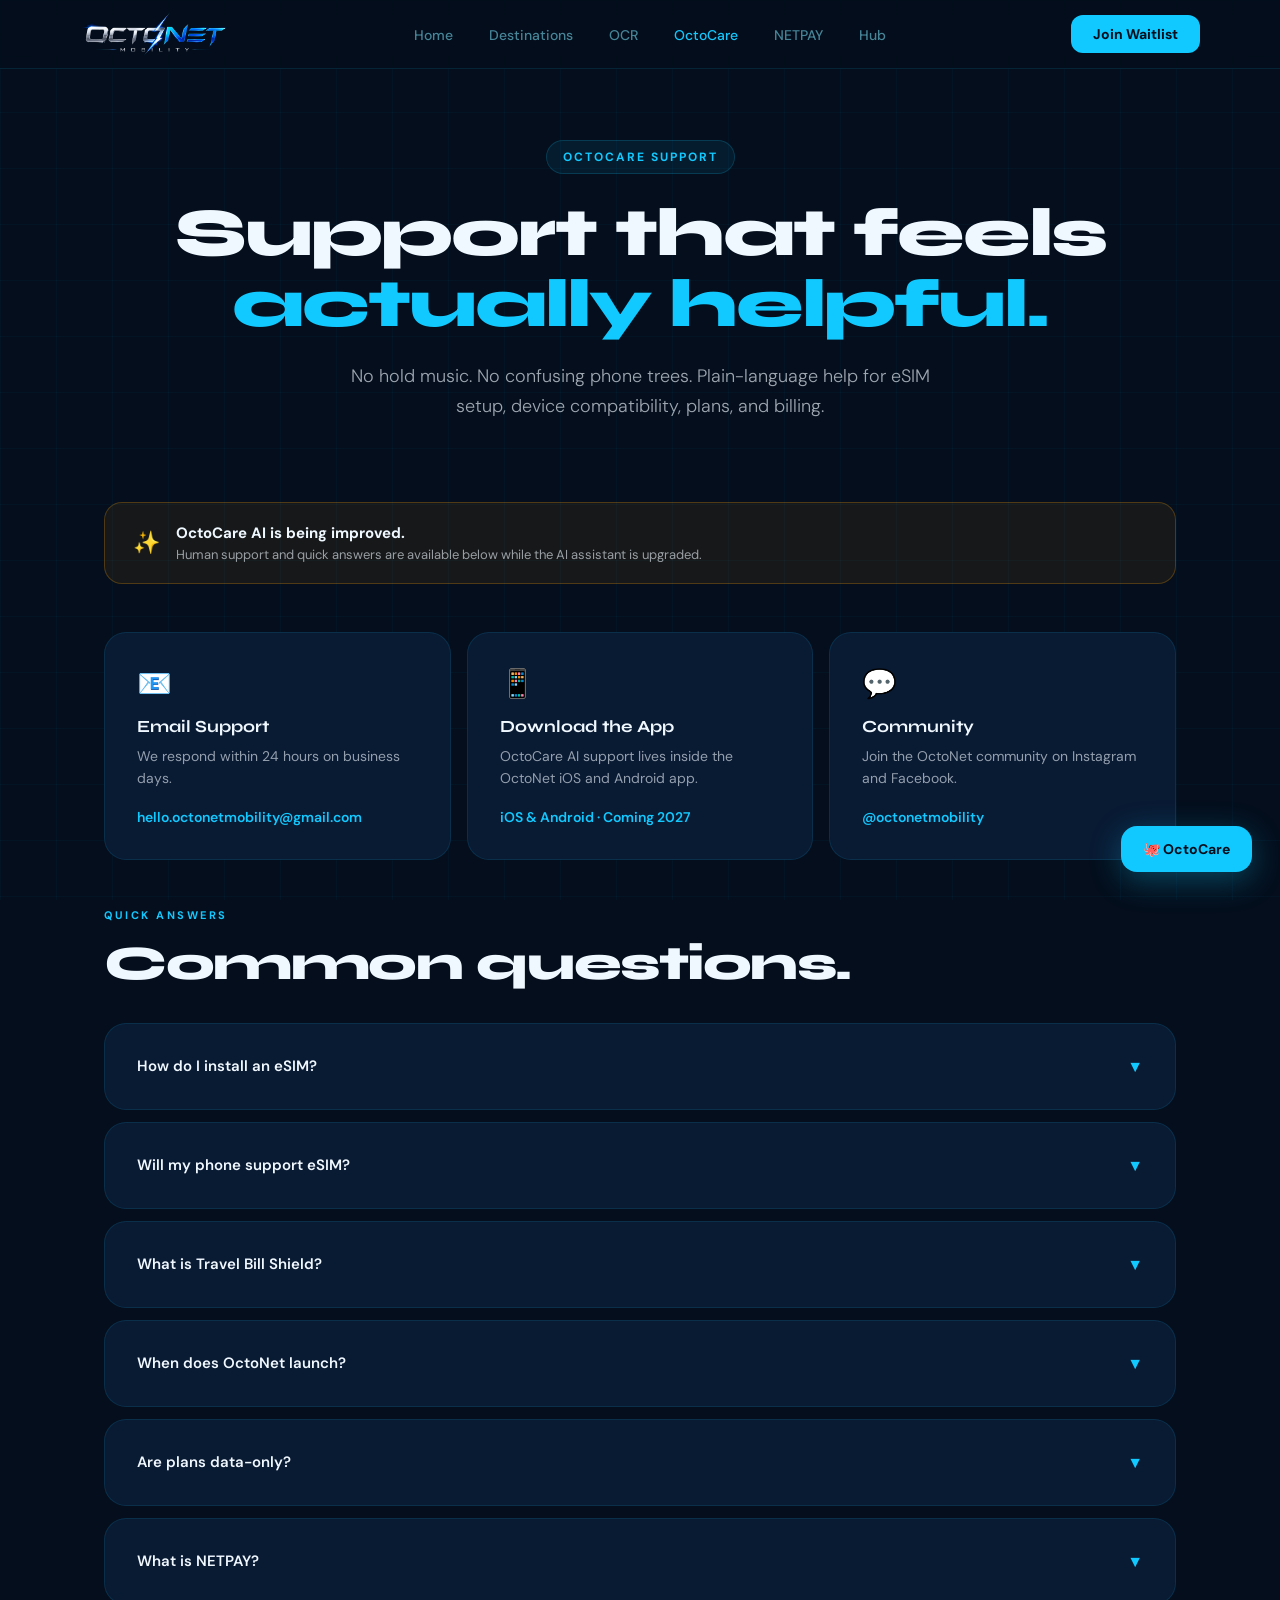
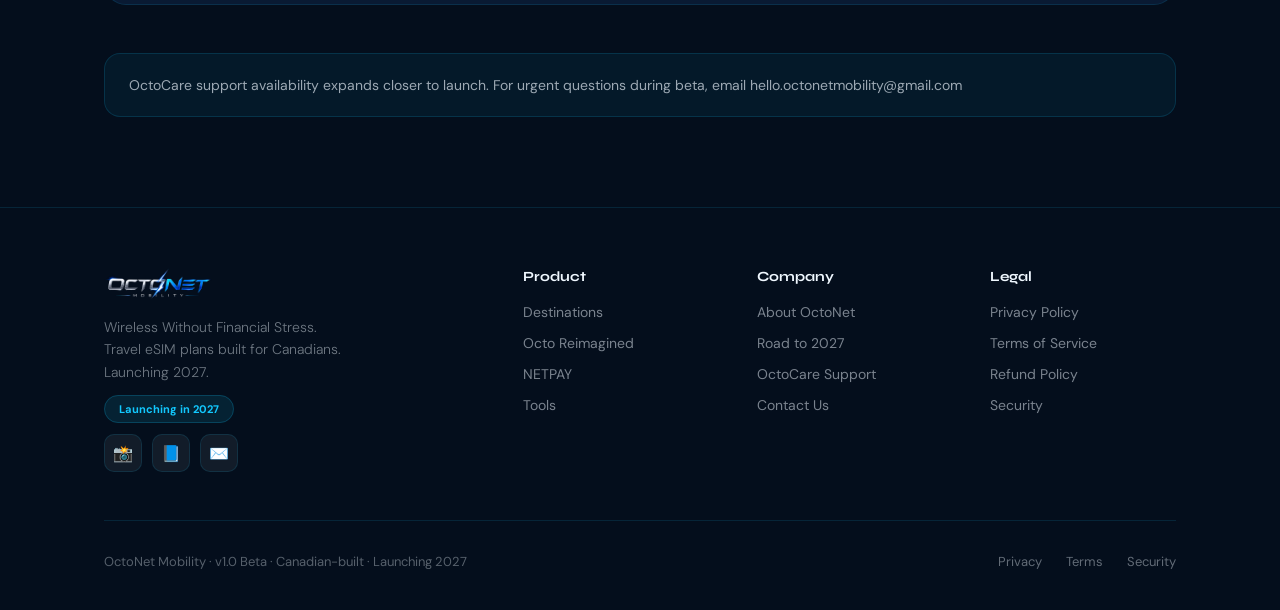
<file: support.html>
<!DOCTYPE html>
<html lang="en">
<head>
<meta charset="UTF-8">
<meta name="viewport" content="width=device-width, initial-scale=1.0">
<meta name="description" content="Get help with OctoNet Mobility eSIM setup, device compatibility, plans, and billing.">
<meta name="theme-color" content="#040E1C">
<title>OctoCare Support | OctoNet Mobility</title>
<link rel="preconnect" href="https://fonts.googleapis.com">
<link rel="preconnect" href="https://fonts.gstatic.com" crossorigin>
<link href="https://fonts.googleapis.com/css2?family=Syne:wght@400;600;700;800&family=DM+Sans:ital,wght@0,300;0,400;0,500;0,600;1,300&display=swap" rel="stylesheet">
<style>
:root{--navy:#040E1C;--navy2:#071426;--navy3:#0A1E38;--card:rgba(10,28,54,0.92);--cyan:#12C9FF;--cyan2:#7DE7FF;--green:#1D9E75;--border:rgba(18,201,255,0.12);--muted:rgba(125,231,255,0.55);--text:#F0F8FF;--radius:22px;--font-display:'Syne',sans-serif;--font-body:'DM Sans',sans-serif;}
*,*::before,*::after{box-sizing:border-box;margin:0;padding:0;}
html{scroll-behavior:smooth;}
body{font-family:var(--font-body);background:var(--navy);color:var(--text);overflow-x:hidden;-webkit-font-smoothing:antialiased;}
body::before{content:'';position:fixed;inset:0;z-index:0;pointer-events:none;background-image:linear-gradient(rgba(18,201,255,0.035) 1px,transparent 1px),linear-gradient(90deg,rgba(18,201,255,0.035) 1px,transparent 1px);background-size:56px 56px;}
.container{max-width:1120px;margin:0 auto;padding:0 24px;position:relative;z-index:1;}
section{padding:90px 0;position:relative;}
nav{position:fixed;top:0;left:0;right:0;z-index:100;padding:0 24px;backdrop-filter:blur(20px);-webkit-backdrop-filter:blur(20px);border-bottom:1px solid var(--border);background:rgba(4,14,28,0.88);}
.nav-inner{max-width:1120px;margin:0 auto;display:flex;align-items:center;justify-content:space-between;height:68px;}
.nav-logo{display:flex;align-items:center;gap:12px;text-decoration:none;}
.nav-logo img{height:44px;}
.nav-logo-text{font-family:var(--font-display);font-weight:800;font-size:17px;color:var(--text);letter-spacing:-0.3px;}
.nav-links{display:flex;align-items:center;gap:8px;list-style:none;}
.nav-links a{color:var(--muted);text-decoration:none;font-size:14px;font-weight:500;padding:8px 14px;border-radius:10px;transition:color 0.2s,background 0.2s;}
.nav-links a:hover{color:var(--text);background:rgba(255,255,255,0.06);}
.nav-links a.active{color:var(--cyan);}
.nav-cta{background:var(--cyan);color:#040E1C;font-weight:700;font-size:14px;padding:10px 22px;border-radius:12px;text-decoration:none;transition:opacity 0.2s,transform 0.15s;}
.nav-cta:hover{opacity:0.88;transform:translateY(-1px);}
.page-hero{padding:140px 0 80px;text-align:center;}
.page-eyebrow{display:inline-flex;align-items:center;gap:8px;background:rgba(18,201,255,0.08);border:1px solid rgba(18,201,255,0.18);color:var(--cyan);font-size:12px;font-weight:700;letter-spacing:2px;text-transform:uppercase;padding:8px 16px;border-radius:999px;margin-bottom:24px;}
.page-title{font-family:var(--font-display);font-size:clamp(38px,5.5vw,68px);font-weight:800;letter-spacing:-2px;line-height:1.05;margin-bottom:20px;}
.page-title em{font-style:normal;color:var(--cyan);}
.page-subtitle{font-size:18px;color:rgba(240,248,255,0.65);line-height:1.7;font-weight:300;max-width:580px;margin:0 auto;}
.card{background:var(--card);border:1px solid var(--border);border-radius:var(--radius);padding:32px;transition:border-color 0.3s,transform 0.25s;}
.card:hover{border-color:rgba(18,201,255,0.28);transform:translateY(-3px);}
.section-eyebrow{font-size:11px;font-weight:700;letter-spacing:2.5px;text-transform:uppercase;color:var(--cyan);margin-bottom:16px;}
.section-title{font-family:var(--font-display);font-size:clamp(30px,4vw,48px);font-weight:800;letter-spacing:-1.5px;line-height:1.1;margin-bottom:16px;}
.section-sub{font-size:17px;color:rgba(240,248,255,0.6);line-height:1.7;font-weight:300;max-width:560px;}
.btn-primary{background:var(--cyan);color:#040E1C;font-weight:700;font-size:16px;padding:16px 32px;border-radius:16px;text-decoration:none;border:none;cursor:pointer;transition:opacity 0.2s,transform 0.15s,box-shadow 0.2s;box-shadow:0 8px 32px rgba(18,201,255,0.25);display:inline-flex;align-items:center;gap:8px;font-family:var(--font-body);}
.btn-primary:hover{opacity:0.88;transform:translateY(-2px);}
.btn-secondary{background:transparent;color:var(--text);font-weight:600;font-size:16px;padding:16px 32px;border-radius:16px;text-decoration:none;border:1px solid var(--border);transition:background 0.2s,border-color 0.2s,transform 0.15s;display:inline-flex;align-items:center;gap:8px;font-family:var(--font-body);}
.btn-secondary:hover{background:rgba(255,255,255,0.06);border-color:rgba(18,201,255,0.3);transform:translateY(-2px);}
footer{border-top:1px solid var(--border);padding:60px 0 40px;background:rgba(4,14,28,0.8);}
.footer-inner{max-width:1120px;margin:0 auto;padding:0 24px;}
.footer-top{display:grid;grid-template-columns:2fr 1fr 1fr 1fr;gap:48px;padding-bottom:48px;border-bottom:1px solid var(--border);}
.footer-brand{}
.footer-logo{display:flex;align-items:center;gap:10px;margin-bottom:16px;}
.footer-logo img{height:32px;}
.footer-logo-name{font-family:var(--font-display);font-weight:800;font-size:16px;}
.footer-tagline{font-size:14px;color:rgba(240,248,255,0.45);line-height:1.6;font-weight:300;max-width:240px;}
.footer-social{display:flex;gap:10px;margin-top:20px;}
.social-btn{width:38px;height:38px;border-radius:10px;background:rgba(255,255,255,0.06);border:1px solid var(--border);display:flex;align-items:center;justify-content:center;font-size:16px;text-decoration:none;transition:background 0.2s,border-color 0.2s;}
.social-btn:hover{background:rgba(18,201,255,0.10);border-color:rgba(18,201,255,0.2);}
.footer-col h4{font-family:var(--font-display);font-size:14px;font-weight:700;margin-bottom:16px;}
.footer-col ul{list-style:none;display:flex;flex-direction:column;gap:10px;}
.footer-col ul a{color:rgba(240,248,255,0.5);text-decoration:none;font-size:14px;transition:color 0.2s;}
.footer-col ul a:hover{color:var(--text);}
.footer-bottom{display:flex;align-items:center;justify-content:space-between;padding-top:32px;flex-wrap:wrap;gap:12px;}
.footer-copy{font-size:13px;color:rgba(240,248,255,0.35);}
.footer-bottom-links{display:flex;gap:24px;}
.footer-bottom-links a{font-size:13px;color:rgba(240,248,255,0.4);text-decoration:none;transition:color 0.2s;}
.footer-bottom-links a:hover{color:var(--cyan);}
.float-btn{position:fixed;bottom:28px;right:28px;z-index:99;background:var(--cyan);color:#040E1C;font-weight:700;font-size:14px;padding:14px 22px;border-radius:16px;text-decoration:none;display:flex;align-items:center;gap:8px;box-shadow:0 8px 32px rgba(18,201,255,0.3);transition:transform 0.2s,box-shadow 0.2s;}
.float-btn:hover{transform:translateY(-3px);box-shadow:0 12px 40px rgba(18,201,255,0.4);}
.reveal{opacity:0;transform:translateY(24px);transition:opacity 0.65s ease,transform 0.65s ease;}
.reveal.visible{opacity:1;transform:translateY(0);}
.notice{background:rgba(18,201,255,0.06);border:1px solid rgba(18,201,255,0.15);border-radius:16px;padding:20px 24px;font-size:14px;color:rgba(240,248,255,0.65);line-height:1.6;}
@media(max-width:900px){.footer-top{grid-template-columns:1fr 1fr;}.nav-links{display:none;}}
@media(max-width:600px){section{padding:64px 0;}.footer-top{grid-template-columns:1fr;}}
</style>
<script>
document.addEventListener('DOMContentLoaded',()=>{
  const obs=new IntersectionObserver(entries=>entries.forEach(e=>{if(e.isIntersecting)e.target.classList.add('visible');}),{threshold:0.1,rootMargin:'0px 0px -40px 0px'});
  document.querySelectorAll('.reveal').forEach(el=>obs.observe(el));
});
</script>

</head>
<body>
<nav>
  <div class="nav-inner">
    <a href="/" class="nav-logo">
      <img src="/assets/octonet-mobility-logo.png" alt="OctoNet Mobility">
      
    </a>
    <ul class="nav-links"><li><a href="/" >Home</a></li><li><a href="/plans.html" >Destinations</a></li><li><a href="/ocr.html" >OCR</a></li><li><a href="/support.html" class=active>OctoCare</a></li><li><a href="/netpay.html" >NETPAY</a></li><li><a href="/about.html" >Hub</a></li></ul>
    <a href="/#waitlist" class="nav-cta">Join Waitlist</a>
  </div>
</nav>

<section class="page-hero">
  <div class="container">
    <div class="page-eyebrow">OctoCare Support</div>
    <h1 class="page-title">Support that feels<br><em>actually helpful.</em></h1>
    <p class="page-subtitle">No hold music. No confusing phone trees. Plain-language help for eSIM setup, device compatibility, plans, and billing.</p>
  </div>
</section>

<section style="padding-top:0;">
  <div class="container">

    <div style="background:rgba(245,158,11,0.08);border:1px solid rgba(245,158,11,0.25);border-radius:18px;padding:20px 28px;margin-bottom:48px;display:flex;align-items:center;gap:16px;" class="reveal">
      <span style="font-size:22px;">✨</span>
      <div>
        <div style="font-weight:700;font-size:15px;margin-bottom:3px;">OctoCare AI is being improved.</div>
        <div style="font-size:13px;color:rgba(240,248,255,0.6);">Human support and quick answers are available below while the AI assistant is upgraded.</div>
      </div>
    </div>

    <div style="display:grid;grid-template-columns:repeat(3,1fr);gap:16px;margin-bottom:48px;">
      <div class="card reveal">
        <div style="font-size:28px;margin-bottom:14px;">📧</div>
        <div style="font-family:var(--font-display);font-size:17px;font-weight:700;margin-bottom:8px;">Email Support</div>
        <p style="font-size:14px;color:rgba(240,248,255,0.6);margin-bottom:16px;line-height:1.6;">We respond within 24 hours on business days.</p>
        <a href="mailto:hello.octonetmobility@gmail.com" style="color:var(--cyan);font-weight:600;font-size:14px;text-decoration:none;">hello.octonetmobility@gmail.com</a>
      </div>
      <div class="card reveal">
        <div style="font-size:28px;margin-bottom:14px;">📱</div>
        <div style="font-family:var(--font-display);font-size:17px;font-weight:700;margin-bottom:8px;">Download the App</div>
        <p style="font-size:14px;color:rgba(240,248,255,0.6);margin-bottom:16px;line-height:1.6;">OctoCare AI support lives inside the OctoNet iOS and Android app.</p>
        <span style="color:var(--cyan);font-weight:600;font-size:14px;">iOS & Android · Coming 2027</span>
      </div>
      <div class="card reveal">
        <div style="font-size:28px;margin-bottom:14px;">💬</div>
        <div style="font-family:var(--font-display);font-size:17px;font-weight:700;margin-bottom:8px;">Community</div>
        <p style="font-size:14px;color:rgba(240,248,255,0.6);margin-bottom:16px;line-height:1.6;">Join the OctoNet community on Instagram and Facebook.</p>
        <a href="https://www.instagram.com/octonetmobility/" style="color:var(--cyan);font-weight:600;font-size:14px;text-decoration:none;">@octonetmobility</a>
      </div>
    </div>

    <div class="reveal" style="margin-bottom:32px;">
      <div class="section-eyebrow">Quick Answers</div>
      <h2 class="section-title">Common questions.</h2>
    </div>

    <div style="display:flex;flex-direction:column;gap:12px;margin-bottom:48px;">

      <div class="card reveal" style="cursor:pointer;" onclick="this.querySelector('.faq-ans').style.display=this.querySelector('.faq-ans').style.display==='none'?'block':'none'">
        <div style="display:flex;justify-content:space-between;align-items:center;">
          <span style="font-weight:600;font-size:15px;">How do I install an eSIM?</span>
          <span style="color:var(--cyan);">▼</span>
        </div>
        <div class="faq-ans" style="display:none;margin-top:14px;font-size:14px;color:rgba(240,248,255,0.65);line-height:1.7;">Settings → Mobile Data → Add eSIM → scan your OctoNet QR code. Set OctoNet as your data line. Turn off Data Roaming on your home SIM so your carrier does not charge roaming rates. Install at home on Wi-Fi before you travel.</div>
      </div>
      <div class="card reveal" style="cursor:pointer;" onclick="this.querySelector('.faq-ans').style.display=this.querySelector('.faq-ans').style.display==='none'?'block':'none'">
        <div style="display:flex;justify-content:space-between;align-items:center;">
          <span style="font-weight:600;font-size:15px;">Will my phone support eSIM?</span>
          <span style="color:var(--cyan);">▼</span>
        </div>
        <div class="faq-ans" style="display:none;margin-top:14px;font-size:14px;color:rgba(240,248,255,0.65);line-height:1.7;">Go to Settings → General → About and look for an EID number. If it is there, your phone supports eSIM. You also need your phone to be carrier unlocked — in Canada, carriers are required to unlock your phone for free.</div>
      </div>
      <div class="card reveal" style="cursor:pointer;" onclick="this.querySelector('.faq-ans').style.display=this.querySelector('.faq-ans').style.display==='none'?'block':'none'">
        <div style="display:flex;justify-content:space-between;align-items:center;">
          <span style="font-weight:600;font-size:15px;">What is Travel Bill Shield?</span>
          <span style="color:var(--cyan);">▼</span>
        </div>
        <div class="faq-ans" style="display:none;margin-top:14px;font-size:14px;color:rgba(240,248,255,0.65);line-height:1.7;">Our core promise: we will never automatically charge you for overages, top-ups, or renewals. When your data runs out, it simply stops. No surprise charges — ever.</div>
      </div>
      <div class="card reveal" style="cursor:pointer;" onclick="this.querySelector('.faq-ans').style.display=this.querySelector('.faq-ans').style.display==='none'?'block':'none'">
        <div style="display:flex;justify-content:space-between;align-items:center;">
          <span style="font-weight:600;font-size:15px;">When does OctoNet launch?</span>
          <span style="color:var(--cyan);">▼</span>
        </div>
        <div class="faq-ans" style="display:none;margin-top:14px;font-size:14px;color:rgba(240,248,255,0.65);line-height:1.7;">OctoNet Mobility is targeting a 2027 launch, starting with travel eSIM plans for Canadian customers. Join the waitlist to be first in line.</div>
      </div>
      <div class="card reveal" style="cursor:pointer;" onclick="this.querySelector('.faq-ans').style.display=this.querySelector('.faq-ans').style.display==='none'?'block':'none'">
        <div style="display:flex;justify-content:space-between;align-items:center;">
          <span style="font-weight:600;font-size:15px;">Are plans data-only?</span>
          <span style="color:var(--cyan);">▼</span>
        </div>
        <div class="faq-ans" style="display:none;margin-top:14px;font-size:14px;color:rgba(240,248,255,0.65);line-height:1.7;">Yes — all OctoNet travel eSIM plans are data-only. For voice calls and SMS, keep your home SIM active or use data apps like WhatsApp, FaceTime, or iMessage.</div>
      </div>
      <div class="card reveal" style="cursor:pointer;" onclick="this.querySelector('.faq-ans').style.display=this.querySelector('.faq-ans').style.display==='none'?'block':'none'">
        <div style="display:flex;justify-content:space-between;align-items:center;">
          <span style="font-weight:600;font-size:15px;">What is NETPAY?</span>
          <span style="color:var(--cyan);">▼</span>
        </div>
        <div class="faq-ans" style="display:none;margin-top:14px;font-size:14px;color:rgba(240,248,255,0.65);line-height:1.7;">NETPAY by OctoNet Mobility is a planned 2027 billing system for paying your OctoNet bill from your Canadian bank account. Currently preview only — not an active payment service.</div>
      </div>
    </div>

    <div class="notice reveal">
      OctoCare support availability expands closer to launch. For urgent questions during beta, email hello.octonetmobility@gmail.com
    </div>
  </div>
</section>

<footer>
  <div class="footer-inner">
    <div class="footer-top">
      <div class="footer-brand">
        <div class="footer-logo">
          <img src="/assets/octonet-mobility-logo.png" alt="OctoNet Mobility">
          
        </div>
        <p class="footer-tagline">Wireless Without Financial Stress. Travel eSIM plans built for Canadians. Launching 2027.</p>
        <div style="margin-top:14px;"><span style="background:rgba(18,201,255,0.10);border:1px solid rgba(18,201,255,0.2);color:var(--cyan);font-size:11px;font-weight:700;padding:6px 14px;border-radius:999px;">Launching in 2027</span></div>
        <div class="footer-social" style="margin-top:16px;">
          <a href="https://www.instagram.com/octonetmobility/" class="social-btn">📸</a>
          <a href="https://www.facebook.com/profile.php?id=61589797323715" class="social-btn">📘</a>
          <a href="mailto:hello.octonetmobility@gmail.com" class="social-btn">✉️</a>
        </div>
      </div>
      <div class="footer-col"><h4>Product</h4><ul>
        <li><a href="/plans.html">Destinations</a></li>
        <li><a href="/ocr.html">Octo Reimagined</a></li>
        <li><a href="/netpay.html">NETPAY</a></li>
        <li><a href="/tools.html">Tools</a></li>
      </ul></div>
      <div class="footer-col"><h4>Company</h4><ul>
        <li><a href="/about.html">About OctoNet</a></li>
        <li><a href="/road-to-2027.html">Road to 2027</a></li>
        <li><a href="/support.html">OctoCare Support</a></li>
        <li><a href="mailto:hello.octonetmobility@gmail.com">Contact Us</a></li>
      </ul></div>
      <div class="footer-col"><h4>Legal</h4><ul>
        <li><a href="/privacy.html">Privacy Policy</a></li>
        <li><a href="/privacy.html">Terms of Service</a></li>
        <li><a href="/privacy.html">Refund Policy</a></li>
        <li><a href="/security.html">Security</a></li>
      </ul></div>
    </div>
    <div class="footer-bottom">
      <p class="footer-copy">OctoNet Mobility · v1.0 Beta · Canadian-built · Launching 2027</p>
      <div class="footer-bottom-links">
        <a href="/privacy.html">Privacy</a>
        <a href="/privacy.html">Terms</a>
        <a href="/security.html">Security</a>
      </div>
    </div>
  </div>
</footer>
<a href="/support.html" class="float-btn">🐙 OctoCare</a>
<script>
document.addEventListener('DOMContentLoaded',()=>{
  const obs=new IntersectionObserver(entries=>entries.forEach(e=>{if(e.isIntersecting)e.target.classList.add('visible');}),{threshold:0.1,rootMargin:'0px 0px -40px 0px'});
  document.querySelectorAll('.reveal').forEach(el=>obs.observe(el));
});
</script>
</body></html>
</file>
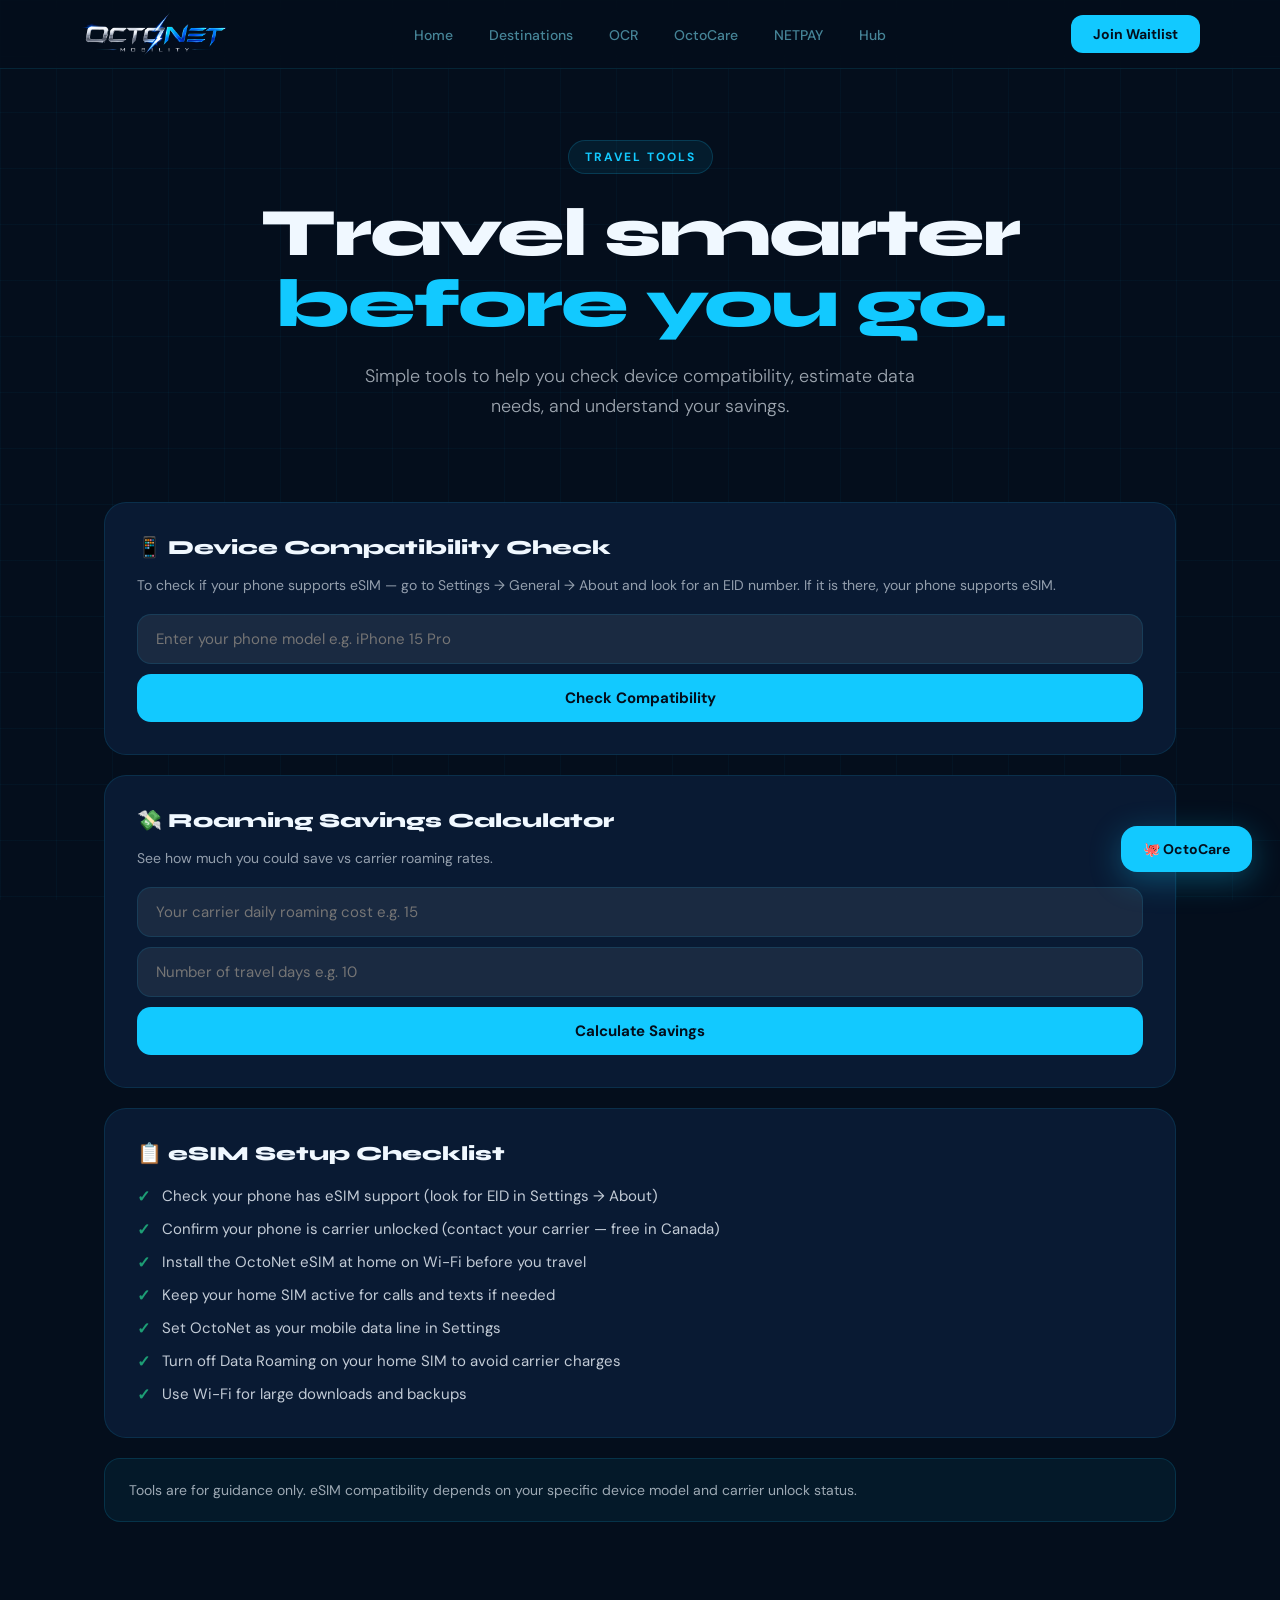
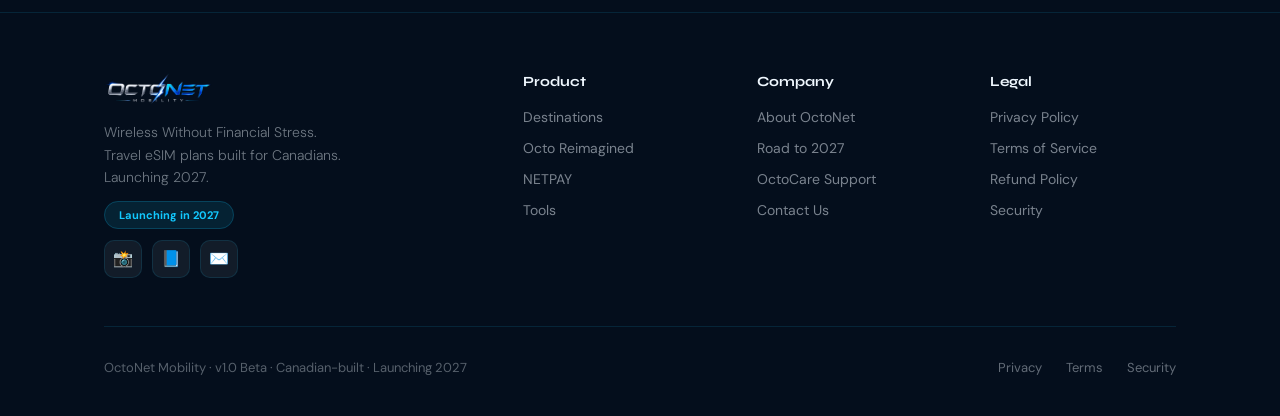
<file: tools.html>
<!DOCTYPE html>
<html lang="en">
<head>
<meta charset="UTF-8">
<meta name="viewport" content="width=device-width, initial-scale=1.0">
<meta name="description" content="Check eSIM compatibility, calculate roaming savings, and prepare for travel.">
<meta name="theme-color" content="#040E1C">
<title>Tools | OctoNet Mobility</title>
<link rel="preconnect" href="https://fonts.googleapis.com">
<link rel="preconnect" href="https://fonts.gstatic.com" crossorigin>
<link href="https://fonts.googleapis.com/css2?family=Syne:wght@400;600;700;800&family=DM+Sans:ital,wght@0,300;0,400;0,500;0,600;1,300&display=swap" rel="stylesheet">
<style>
:root{--navy:#040E1C;--navy2:#071426;--navy3:#0A1E38;--card:rgba(10,28,54,0.92);--cyan:#12C9FF;--cyan2:#7DE7FF;--green:#1D9E75;--border:rgba(18,201,255,0.12);--muted:rgba(125,231,255,0.55);--text:#F0F8FF;--radius:22px;--font-display:'Syne',sans-serif;--font-body:'DM Sans',sans-serif;}
*,*::before,*::after{box-sizing:border-box;margin:0;padding:0;}
html{scroll-behavior:smooth;}
body{font-family:var(--font-body);background:var(--navy);color:var(--text);overflow-x:hidden;-webkit-font-smoothing:antialiased;}
body::before{content:'';position:fixed;inset:0;z-index:0;pointer-events:none;background-image:linear-gradient(rgba(18,201,255,0.035) 1px,transparent 1px),linear-gradient(90deg,rgba(18,201,255,0.035) 1px,transparent 1px);background-size:56px 56px;}
.container{max-width:1120px;margin:0 auto;padding:0 24px;position:relative;z-index:1;}
section{padding:90px 0;position:relative;}
nav{position:fixed;top:0;left:0;right:0;z-index:100;padding:0 24px;backdrop-filter:blur(20px);-webkit-backdrop-filter:blur(20px);border-bottom:1px solid var(--border);background:rgba(4,14,28,0.88);}
.nav-inner{max-width:1120px;margin:0 auto;display:flex;align-items:center;justify-content:space-between;height:68px;}
.nav-logo{display:flex;align-items:center;gap:12px;text-decoration:none;}
.nav-logo img{height:44px;}
.nav-logo-text{font-family:var(--font-display);font-weight:800;font-size:17px;color:var(--text);letter-spacing:-0.3px;}
.nav-links{display:flex;align-items:center;gap:8px;list-style:none;}
.nav-links a{color:var(--muted);text-decoration:none;font-size:14px;font-weight:500;padding:8px 14px;border-radius:10px;transition:color 0.2s,background 0.2s;}
.nav-links a:hover{color:var(--text);background:rgba(255,255,255,0.06);}
.nav-links a.active{color:var(--cyan);}
.nav-cta{background:var(--cyan);color:#040E1C;font-weight:700;font-size:14px;padding:10px 22px;border-radius:12px;text-decoration:none;transition:opacity 0.2s,transform 0.15s;}
.nav-cta:hover{opacity:0.88;transform:translateY(-1px);}
.page-hero{padding:140px 0 80px;text-align:center;}
.page-eyebrow{display:inline-flex;align-items:center;gap:8px;background:rgba(18,201,255,0.08);border:1px solid rgba(18,201,255,0.18);color:var(--cyan);font-size:12px;font-weight:700;letter-spacing:2px;text-transform:uppercase;padding:8px 16px;border-radius:999px;margin-bottom:24px;}
.page-title{font-family:var(--font-display);font-size:clamp(38px,5.5vw,68px);font-weight:800;letter-spacing:-2px;line-height:1.05;margin-bottom:20px;}
.page-title em{font-style:normal;color:var(--cyan);}
.page-subtitle{font-size:18px;color:rgba(240,248,255,0.65);line-height:1.7;font-weight:300;max-width:580px;margin:0 auto;}
.card{background:var(--card);border:1px solid var(--border);border-radius:var(--radius);padding:32px;transition:border-color 0.3s,transform 0.25s;}
.card:hover{border-color:rgba(18,201,255,0.28);transform:translateY(-3px);}
.section-eyebrow{font-size:11px;font-weight:700;letter-spacing:2.5px;text-transform:uppercase;color:var(--cyan);margin-bottom:16px;}
.section-title{font-family:var(--font-display);font-size:clamp(30px,4vw,48px);font-weight:800;letter-spacing:-1.5px;line-height:1.1;margin-bottom:16px;}
.section-sub{font-size:17px;color:rgba(240,248,255,0.6);line-height:1.7;font-weight:300;max-width:560px;}
.btn-primary{background:var(--cyan);color:#040E1C;font-weight:700;font-size:16px;padding:16px 32px;border-radius:16px;text-decoration:none;border:none;cursor:pointer;transition:opacity 0.2s,transform 0.15s,box-shadow 0.2s;box-shadow:0 8px 32px rgba(18,201,255,0.25);display:inline-flex;align-items:center;gap:8px;font-family:var(--font-body);}
.btn-primary:hover{opacity:0.88;transform:translateY(-2px);}
.btn-secondary{background:transparent;color:var(--text);font-weight:600;font-size:16px;padding:16px 32px;border-radius:16px;text-decoration:none;border:1px solid var(--border);transition:background 0.2s,border-color 0.2s,transform 0.15s;display:inline-flex;align-items:center;gap:8px;font-family:var(--font-body);}
.btn-secondary:hover{background:rgba(255,255,255,0.06);border-color:rgba(18,201,255,0.3);transform:translateY(-2px);}
footer{border-top:1px solid var(--border);padding:60px 0 40px;background:rgba(4,14,28,0.8);}
.footer-inner{max-width:1120px;margin:0 auto;padding:0 24px;}
.footer-top{display:grid;grid-template-columns:2fr 1fr 1fr 1fr;gap:48px;padding-bottom:48px;border-bottom:1px solid var(--border);}
.footer-brand{}
.footer-logo{display:flex;align-items:center;gap:10px;margin-bottom:16px;}
.footer-logo img{height:32px;}
.footer-logo-name{font-family:var(--font-display);font-weight:800;font-size:16px;}
.footer-tagline{font-size:14px;color:rgba(240,248,255,0.45);line-height:1.6;font-weight:300;max-width:240px;}
.footer-social{display:flex;gap:10px;margin-top:20px;}
.social-btn{width:38px;height:38px;border-radius:10px;background:rgba(255,255,255,0.06);border:1px solid var(--border);display:flex;align-items:center;justify-content:center;font-size:16px;text-decoration:none;transition:background 0.2s,border-color 0.2s;}
.social-btn:hover{background:rgba(18,201,255,0.10);border-color:rgba(18,201,255,0.2);}
.footer-col h4{font-family:var(--font-display);font-size:14px;font-weight:700;margin-bottom:16px;}
.footer-col ul{list-style:none;display:flex;flex-direction:column;gap:10px;}
.footer-col ul a{color:rgba(240,248,255,0.5);text-decoration:none;font-size:14px;transition:color 0.2s;}
.footer-col ul a:hover{color:var(--text);}
.footer-bottom{display:flex;align-items:center;justify-content:space-between;padding-top:32px;flex-wrap:wrap;gap:12px;}
.footer-copy{font-size:13px;color:rgba(240,248,255,0.35);}
.footer-bottom-links{display:flex;gap:24px;}
.footer-bottom-links a{font-size:13px;color:rgba(240,248,255,0.4);text-decoration:none;transition:color 0.2s;}
.footer-bottom-links a:hover{color:var(--cyan);}
.float-btn{position:fixed;bottom:28px;right:28px;z-index:99;background:var(--cyan);color:#040E1C;font-weight:700;font-size:14px;padding:14px 22px;border-radius:16px;text-decoration:none;display:flex;align-items:center;gap:8px;box-shadow:0 8px 32px rgba(18,201,255,0.3);transition:transform 0.2s,box-shadow 0.2s;}
.float-btn:hover{transform:translateY(-3px);box-shadow:0 12px 40px rgba(18,201,255,0.4);}
.reveal{opacity:0;transform:translateY(24px);transition:opacity 0.65s ease,transform 0.65s ease;}
.reveal.visible{opacity:1;transform:translateY(0);}
.notice{background:rgba(18,201,255,0.06);border:1px solid rgba(18,201,255,0.15);border-radius:16px;padding:20px 24px;font-size:14px;color:rgba(240,248,255,0.65);line-height:1.6;}
@media(max-width:900px){.footer-top{grid-template-columns:1fr 1fr;}.nav-links{display:none;}}
@media(max-width:600px){section{padding:64px 0;}.footer-top{grid-template-columns:1fr;}}
</style>
<script>
document.addEventListener('DOMContentLoaded',()=>{
  const obs=new IntersectionObserver(entries=>entries.forEach(e=>{if(e.isIntersecting)e.target.classList.add('visible');}),{threshold:0.1,rootMargin:'0px 0px -40px 0px'});
  document.querySelectorAll('.reveal').forEach(el=>obs.observe(el));
});
</script>

</head>
<body>
<nav>
  <div class="nav-inner">
    <a href="/" class="nav-logo">
      <img src="/assets/octonet-mobility-logo.png" alt="OctoNet Mobility">
      
    </a>
    <ul class="nav-links"><li><a href="/" >Home</a></li><li><a href="/plans.html" >Destinations</a></li><li><a href="/ocr.html" >OCR</a></li><li><a href="/support.html" >OctoCare</a></li><li><a href="/netpay.html" >NETPAY</a></li><li><a href="/about.html" >Hub</a></li></ul>
    <a href="/#waitlist" class="nav-cta">Join Waitlist</a>
  </div>
</nav>

<section class="page-hero">
  <div class="container">
    <div class="page-eyebrow">Travel Tools</div>
    <h1 class="page-title">Travel smarter<br><em>before you go.</em></h1>
    <p class="page-subtitle">Simple tools to help you check device compatibility, estimate data needs, and understand your savings.</p>
  </div>
</section>

<section style="padding-top:0;">
  <div class="container">
    <div class="card reveal" style="margin-bottom:20px;">
      <h2 style="font-family:var(--font-display);font-size:20px;font-weight:800;margin-bottom:16px;">📱 Device Compatibility Check</h2>
      <p style="font-size:14px;color:rgba(240,248,255,0.6);margin-bottom:20px;">To check if your phone supports eSIM — go to Settings → General → About and look for an EID number. If it is there, your phone supports eSIM.</p>
      <div style="display:flex;flex-direction:column;gap:10px;">
        <input id="deviceInput" type="text" placeholder="Enter your phone model e.g. iPhone 15 Pro" style="background:rgba(255,255,255,0.07);border:1px solid var(--border);color:var(--text);font-family:var(--font-body);font-size:15px;padding:14px 18px;border-radius:14px;outline:none;width:100%;" onfocus="this.style.borderColor='rgba(18,201,255,0.4)'" onblur="this.style.borderColor='var(--border)'">
        <button onclick="checkDevice()" style="background:var(--cyan);color:#040E1C;font-weight:700;font-size:15px;padding:14px;border-radius:14px;border:none;cursor:pointer;font-family:var(--font-body);">Check Compatibility</button>
        <div id="deviceResult" style="display:none;padding:14px;border-radius:12px;font-size:14px;font-weight:600;"></div>
      </div>
    </div>

    <div class="card reveal" style="margin-bottom:20px;">
      <h2 style="font-family:var(--font-display);font-size:20px;font-weight:800;margin-bottom:16px;">💸 Roaming Savings Calculator</h2>
      <p style="font-size:14px;color:rgba(240,248,255,0.6);margin-bottom:20px;">See how much you could save vs carrier roaming rates.</p>
      <div style="display:flex;flex-direction:column;gap:10px;">
        <input id="roamCost" type="number" placeholder="Your carrier daily roaming cost e.g. 15" style="background:rgba(255,255,255,0.07);border:1px solid var(--border);color:var(--text);font-family:var(--font-body);font-size:15px;padding:14px 18px;border-radius:14px;outline:none;" onfocus="this.style.borderColor='rgba(18,201,255,0.4)'" onblur="this.style.borderColor='var(--border)'">
        <input id="roamDays" type="number" placeholder="Number of travel days e.g. 10" style="background:rgba(255,255,255,0.07);border:1px solid var(--border);color:var(--text);font-family:var(--font-body);font-size:15px;padding:14px 18px;border-radius:14px;outline:none;" onfocus="this.style.borderColor='rgba(18,201,255,0.4)'" onblur="this.style.borderColor='var(--border)'">
        <button onclick="calcSavings()" style="background:var(--cyan);color:#040E1C;font-weight:700;font-size:15px;padding:14px;border-radius:14px;border:none;cursor:pointer;font-family:var(--font-body);">Calculate Savings</button>
        <div id="savingsResult" style="display:none;padding:14px;border-radius:12px;font-size:14px;font-weight:600;"></div>
      </div>
    </div>

    <div class="card reveal" style="margin-bottom:20px;">
      <h2 style="font-family:var(--font-display);font-size:20px;font-weight:800;margin-bottom:20px;">📋 eSIM Setup Checklist</h2>
      <div style="display:flex;flex-direction:column;gap:12px;">
        <div style="display:flex;align-items:flex-start;gap:12px;">
          <span style="color:#1D9E75;font-size:16px;font-weight:800;flex-shrink:0;">✓</span>
          <span style="font-size:15px;color:rgba(240,248,255,0.8);">Check your phone has eSIM support (look for EID in Settings → About)</span>
        </div>
        <div style="display:flex;align-items:flex-start;gap:12px;">
          <span style="color:#1D9E75;font-size:16px;font-weight:800;flex-shrink:0;">✓</span>
          <span style="font-size:15px;color:rgba(240,248,255,0.8);">Confirm your phone is carrier unlocked (contact your carrier — free in Canada)</span>
        </div>
        <div style="display:flex;align-items:flex-start;gap:12px;">
          <span style="color:#1D9E75;font-size:16px;font-weight:800;flex-shrink:0;">✓</span>
          <span style="font-size:15px;color:rgba(240,248,255,0.8);">Install the OctoNet eSIM at home on Wi-Fi before you travel</span>
        </div>
        <div style="display:flex;align-items:flex-start;gap:12px;">
          <span style="color:#1D9E75;font-size:16px;font-weight:800;flex-shrink:0;">✓</span>
          <span style="font-size:15px;color:rgba(240,248,255,0.8);">Keep your home SIM active for calls and texts if needed</span>
        </div>
        <div style="display:flex;align-items:flex-start;gap:12px;">
          <span style="color:#1D9E75;font-size:16px;font-weight:800;flex-shrink:0;">✓</span>
          <span style="font-size:15px;color:rgba(240,248,255,0.8);">Set OctoNet as your mobile data line in Settings</span>
        </div>
        <div style="display:flex;align-items:flex-start;gap:12px;">
          <span style="color:#1D9E75;font-size:16px;font-weight:800;flex-shrink:0;">✓</span>
          <span style="font-size:15px;color:rgba(240,248,255,0.8);">Turn off Data Roaming on your home SIM to avoid carrier charges</span>
        </div>
        <div style="display:flex;align-items:flex-start;gap:12px;">
          <span style="color:#1D9E75;font-size:16px;font-weight:800;flex-shrink:0;">✓</span>
          <span style="font-size:15px;color:rgba(240,248,255,0.8);">Use Wi-Fi for large downloads and backups</span>
        </div>
      </div>
    </div>

    <div class="notice reveal">Tools are for guidance only. eSIM compatibility depends on your specific device model and carrier unlock status.</div>
  </div>
</section>
<script>
function checkDevice(){
  const v=document.getElementById('deviceInput').value.toLowerCase();
  const r=document.getElementById('deviceResult');
  r.style.display='block';
  const compat=['iphone xr','iphone xs','iphone 11','iphone 12','iphone 13','iphone 14','iphone 15','iphone 16','iphone 17','pixel 3','pixel 4','pixel 5','pixel 6','pixel 7','pixel 8','pixel 9','galaxy s20','galaxy s21','galaxy s22','galaxy s23','galaxy s24','galaxy s25'];
  const found=compat.some(c=>v.includes(c.split(' ')[0]) && v.includes(c.split(' ')[1]||''));
  if(!v){r.style.display='none';return;}
  if(found){r.style.background='rgba(29,158,117,0.12)';r.style.border='1px solid rgba(29,158,117,0.3)';r.style.color='#8DFFE9';r.textContent='✓ '+document.getElementById('deviceInput').value+' likely supports eSIM. Also confirm your phone is carrier unlocked.';}
  else{r.style.background='rgba(18,201,255,0.08)';r.style.border='1px solid rgba(18,201,255,0.2)';r.style.color='var(--cyan2)';r.textContent='Go to Settings → General → About and look for an EID number to confirm eSIM support on your specific device.';}
}
function calcSavings(){
  const cost=parseFloat(document.getElementById('roamCost').value)||0;
  const days=parseFloat(document.getElementById('roamDays').value)||0;
  const r=document.getElementById('savingsResult');
  if(!cost||!days){r.style.display='none';return;}
  const carrier=cost*days;
  const octo=28;
  const saved=carrier-octo;
  r.style.display='block';
  if(saved>0){r.style.background='rgba(29,158,117,0.12)';r.style.border='1px solid rgba(29,158,117,0.3)';r.style.color='#8DFFE9';r.textContent='Carrier roaming: $'+carrier.toFixed(0)+' CAD vs OctoNet ~$'+octo+' CAD = save ~$'+saved.toFixed(0)+' CAD.';}
  else{r.style.background='rgba(18,201,255,0.08)';r.style.border='1px solid rgba(18,201,255,0.2)';r.style.color='var(--cyan2)';r.textContent='Carrier roaming: $'+carrier.toFixed(0)+' CAD. For short trips, OctoNet offers the same price without surprise overages.';}
}
</script>

<footer>
  <div class="footer-inner">
    <div class="footer-top">
      <div class="footer-brand">
        <div class="footer-logo">
          <img src="/assets/octonet-mobility-logo.png" alt="OctoNet Mobility">
          
        </div>
        <p class="footer-tagline">Wireless Without Financial Stress. Travel eSIM plans built for Canadians. Launching 2027.</p>
        <div style="margin-top:14px;"><span style="background:rgba(18,201,255,0.10);border:1px solid rgba(18,201,255,0.2);color:var(--cyan);font-size:11px;font-weight:700;padding:6px 14px;border-radius:999px;">Launching in 2027</span></div>
        <div class="footer-social" style="margin-top:16px;">
          <a href="https://www.instagram.com/octonetmobility/" class="social-btn">📸</a>
          <a href="https://www.facebook.com/profile.php?id=61589797323715" class="social-btn">📘</a>
          <a href="mailto:hello.octonetmobility@gmail.com" class="social-btn">✉️</a>
        </div>
      </div>
      <div class="footer-col"><h4>Product</h4><ul>
        <li><a href="/plans.html">Destinations</a></li>
        <li><a href="/ocr.html">Octo Reimagined</a></li>
        <li><a href="/netpay.html">NETPAY</a></li>
        <li><a href="/tools.html">Tools</a></li>
      </ul></div>
      <div class="footer-col"><h4>Company</h4><ul>
        <li><a href="/about.html">About OctoNet</a></li>
        <li><a href="/road-to-2027.html">Road to 2027</a></li>
        <li><a href="/support.html">OctoCare Support</a></li>
        <li><a href="mailto:hello.octonetmobility@gmail.com">Contact Us</a></li>
      </ul></div>
      <div class="footer-col"><h4>Legal</h4><ul>
        <li><a href="/privacy.html">Privacy Policy</a></li>
        <li><a href="/privacy.html">Terms of Service</a></li>
        <li><a href="/privacy.html">Refund Policy</a></li>
        <li><a href="/security.html">Security</a></li>
      </ul></div>
    </div>
    <div class="footer-bottom">
      <p class="footer-copy">OctoNet Mobility · v1.0 Beta · Canadian-built · Launching 2027</p>
      <div class="footer-bottom-links">
        <a href="/privacy.html">Privacy</a>
        <a href="/privacy.html">Terms</a>
        <a href="/security.html">Security</a>
      </div>
    </div>
  </div>
</footer>
<a href="/support.html" class="float-btn">🐙 OctoCare</a>
<script>
document.addEventListener('DOMContentLoaded',()=>{
  const obs=new IntersectionObserver(entries=>entries.forEach(e=>{if(e.isIntersecting)e.target.classList.add('visible');}),{threshold:0.1,rootMargin:'0px 0px -40px 0px'});
  document.querySelectorAll('.reveal').forEach(el=>obs.observe(el));
});
</script>
</body></html>
</file>
